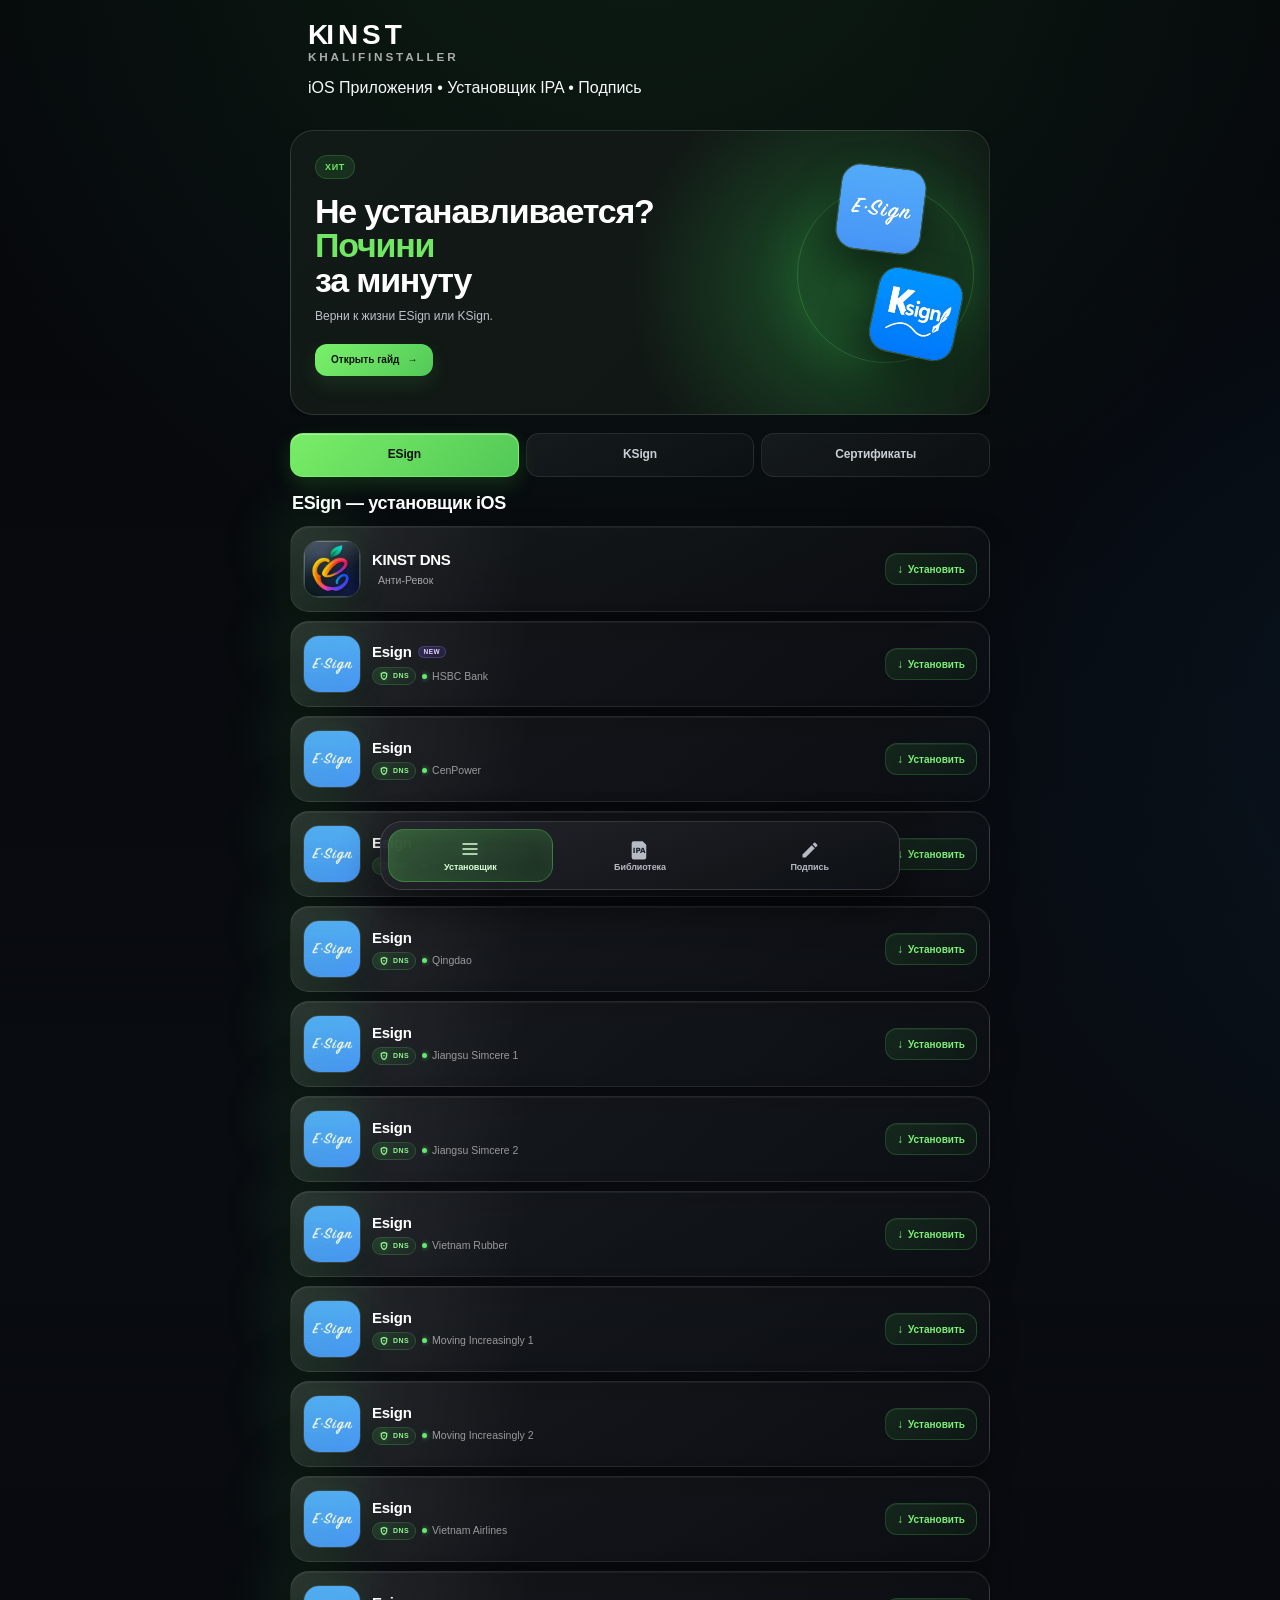
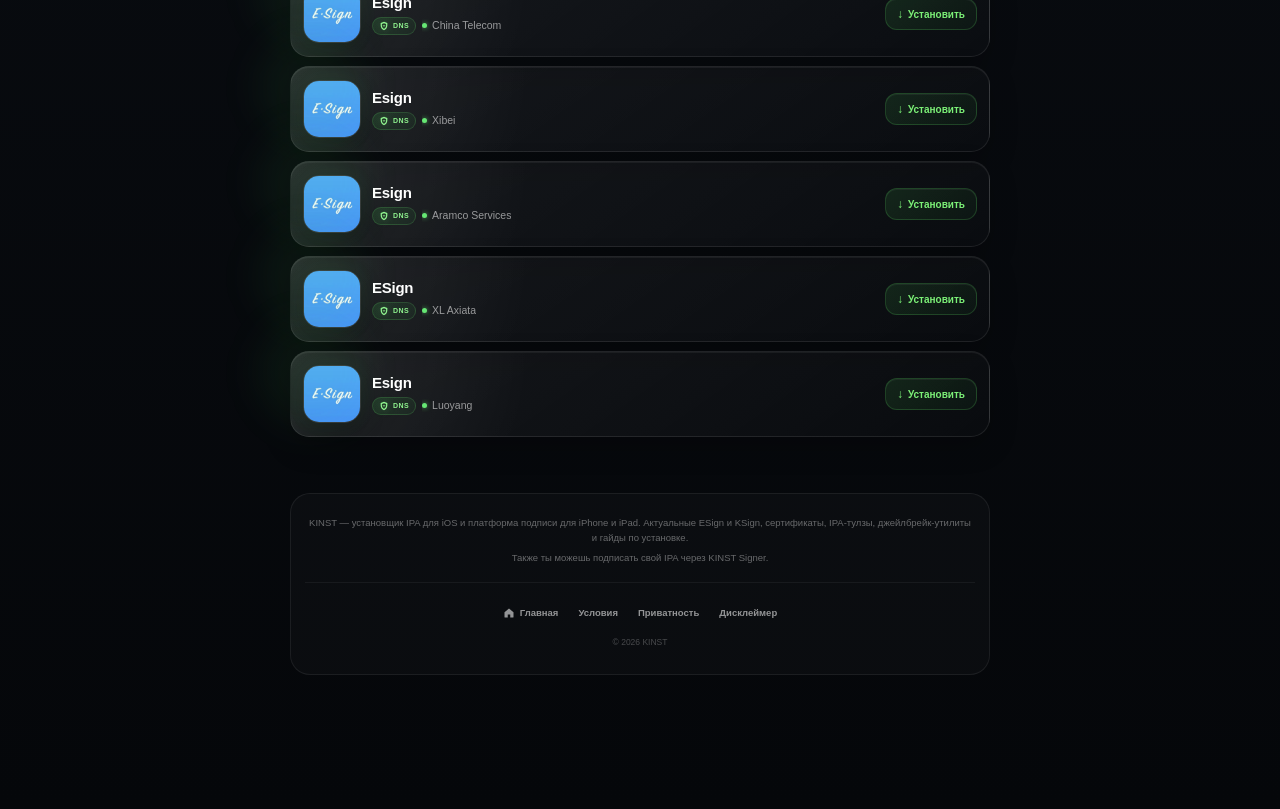
<file: public/site/index.htm>
﻿<!DOCTYPE html>

<html lang="en">
<head>
<script async="" src="gtag/js?id=G-HN7CBVKFG5"></script>
<script>
  window.dataLayer = window.dataLayer || [];
  function gtag(){dataLayer.push(arguments);}
  gtag('js', new Date());

  gtag('config', 'G-HN7CBVKFG5');
</script>
<meta charset="utf-8"/>
<meta content="yes" name="mobile-web-app-capable"/>
<meta content="#1abc9c" name="theme-color"/>
<meta content="#1abc9c" name="msapplication-navbutton-color"/>
<meta content="default" name="apple-mobile-web-app-status-bar-style"/>
<meta content="F0C08C3282B4098D986430F7F8421349" name="msvalidate.01"/>
<link href="assets/img-local/favicon-cc8fd9f1.ico" rel="icon" type="image/png"/>
<link href="assets/img-local/favicon-cc8fd9f1.ico" rel="apple-touch-icon"/>
<link href="assets/img-local/favicon-cc8fd9f1.ico" rel="shortcut icon"/>
<link href="index.htm" rel="canonical"/>
<title>KINST – iOS IPA Installer — ESign и KSign</title>
<meta content="Установить и sign IPA files on iPhone и iPad with KINST. Find ESign, KSign, certificates, DNS tools, jailbreak utilities, и многое другое." name="description"/>
<meta content="KINST" name="author"/>
<meta content="KINST – iOS IPA Installer — ESign и KSign" property="og:title"/>
<meta content="Установить и sign IPA files on iPhone и iPad with KINST. Find ESign, KSign, certificates, DNS tools, и инструменты iOS." property="og:description"/>
<meta content="https://applejr.net/" property="og:url"/>
<meta content="website" property="og:type"/>
<meta content="KINST" property="og:site_name"/>
<meta content="https://applejr.net/assets/img-local/QQ563esm-8dd8c500.png" property="og:image"/>
<meta content="320" property="og:image:width"/>
<meta content="320" property="og:image:height"/>
<meta content="KINST iOS IPA Installer" property="og:image:alt"/>
<meta content="summary" name="twitter:card"/>
<meta content="KINST – iOS IPA Installer — ESign и KSign" name="twitter:title"/>
<meta content="Установить и sign IPA files on iPhone и iPad with ESign, KSign, certificates, DNS tools, и многое другое." name="twitter:description"/>
<meta content="@KINST" name="twitter:site"/>
<meta content="https://applejr.net/assets/img-local/QQ563esm-8dd8c500.png" name="twitter:image"/>
<meta content="KINST iOS IPA Installer" name="twitter:image:alt"/>
<meta content="index, follow" name="robots"/>
<link href="//repo.ethsign.fyi" rel="dns-prefetch"/>
<link crossorigin="" href="//applejr.cloud" rel="preconnect"/>
<link href="//repository.apptesters.org" rel="dns-prefetch"/>
<link href="//community-apps.sidestore.io" rel="dns-prefetch"/>
<link crossorigin="" href="https://raw.githubusercontent.com" rel="preconnect"/>
<script type="application/ld+json">
{
  "@context": "https://schema.org",
  "@type": "WebSite",
  "url": "https://applejr.net/",
  "name": "KINST",
  "alternateName": "applejr.net"
}
</script>
<link href="assets/css/style.min.css?v=1787497963" rel="stylesheet"/>
<meta content="width=device-width, initial-scale=1, maximum-scale=1, minimum-scale=1, user-scalable=no, viewport-fit=cover" name="viewport"/>
<meta content="yes" name="apple-mobile-web-app-capable"/>
<meta content="KINST" name="apple-mobile-web-app-title"/>
<link href="assets/img-local/favicon-cc8fd9f1.ico" rel="apple-touch-icon"/>
<style id="kinst-overrides">
  :root{ --kinst-ease: cubic-bezier(.22,1,.36,1); }
  html, body { -webkit-user-select:none; user-select:none; -webkit-touch-callout:none; touch-action: pan-y; overscroll-behavior-y: contain; }
  input, textarea, [contenteditable="true"] { -webkit-user-select:text; user-select:text; }
  img, a { -webkit-touch-callout: none !important; -webkit-user-drag: none; }
  * { transition-timing-function: var(--kinst-ease) !important; }
  .card, .featured-item, .featured-card, .hero-card, .badge, .nav-link, .sub-tab, .tool-cat, .bottom-nav-glass, .modal-content{
    transition: transform .5s var(--kinst-ease), box-shadow .5s var(--kinst-ease), background .5s var(--kinst-ease), color .5s var(--kinst-ease), opacity .5s var(--kinst-ease), border-color .5s var(--kinst-ease) !important;
  }
  .badge:hover, .nav-link:hover, .sub-tab:hover, .tool-cat:hover { transform: translateY(-1px); }
  .card:hover, .featured-item:hover { transform: translateY(-3px); }
  @keyframes kinstFadeUp { from { opacity:0; transform: translateY(14px);} to {opacity:1; transform:none;} }
  .page.active > .page-container > * { animation: kinstFadeUp .55s var(--kinst-ease) both; }
  .page.active > .page-container > *:nth-child(2){ animation-delay:.05s;}
  .page.active > .page-container > *:nth-child(3){ animation-delay:.10s;}
  .page.active > .page-container > *:nth-child(4){ animation-delay:.15s;}
  #pageTitle{ letter-spacing:.14em; font-weight:900; background:none !important; -webkit-text-fill-color: initial; color: #fff;}
  #pageTitle small{display:block;font-size:.42em;letter-spacing:.24em;opacity:.65;font-weight:600;margin-top:2px;}
  /* Add-to-home overlay */
  #kinstA2H{position:fixed;inset:0;z-index:99999;background:radial-gradient(120% 90% at 50% 0%,#151a2b 0%,#07080d 60%);color:#fff;font-family:Inter,system-ui,-apple-system,sans-serif;padding:28px 22px;display:none;flex-direction:column;overflow-y:auto;animation:kinstFadeUp .55s var(--kinst-ease) both;}
  #kinstA2H.show{display:flex;}
  #kinstA2H .logo{font-weight:900;font-size:44px;letter-spacing:.18em;text-align:center;margin:14px 0 4px;}
  #kinstA2H .sub{opacity:.7;text-align:center;font-size:13px;letter-spacing:.14em;margin-bottom:22px;}
  #kinstA2H h2{font-size:22px;margin:0 0 6px;text-align:center;}
  #kinstA2H p.lead{opacity:.8;text-align:center;margin:0 0 22px;font-size:14px;line-height:1.5;}
  #kinstA2H ol{list-style:none;padding:0;margin:0;display:grid;gap:12px;}
  #kinstA2H li{background:linear-gradient(180deg,rgba(255,255,255,.06),rgba(255,255,255,.02));border:1px solid rgba(255,255,255,.08);border-radius:16px;padding:14px 16px;display:flex;gap:12px;align-items:flex-start;}
  #kinstA2H li .n{flex:0 0 32px;height:32px;border-radius:50%;background:linear-gradient(135deg,#1abc9c,#0ea5e9);display:flex;align-items:center;justify-content:center;font-weight:800;}
  #kinstA2H li b{display:block;margin-bottom:2px;}
  #kinstA2H li span{opacity:.75;font-size:13px;line-height:1.5;}
  #kinstA2H .hint{margin-top:18px;text-align:center;font-size:12px;opacity:.55;}
  #kinstA2H .cta{margin:22px auto 8px;background:linear-gradient(135deg,#1abc9c,#0ea5e9);color:#fff;border:0;padding:14px 22px;border-radius:14px;font-weight:700;font-size:15px;letter-spacing:.04em;box-shadow:0 10px 30px -10px rgba(26,188,156,.6);}
  #kinstA2H .icn{display:inline-block;width:22px;height:22px;vertical-align:-6px;margin:0 4px;}
  /* Instructions modal */
  #kinstHelpBtn{position:fixed;right:14px;bottom:82px;z-index:9998;background:rgba(255,255,255,.08);border:1px solid rgba(255,255,255,.14);color:#fff;backdrop-filter: blur(12px);border-radius:999px;padding:10px 14px;font-weight:700;font-size:13px;box-shadow:0 10px 24px -12px #000;}
  #kinstHelp{position:fixed;inset:0;z-index:99998;background:rgba(6,8,14,.72);backdrop-filter:blur(8px);display:none;align-items:flex-end;justify-content:center;}
  #kinstHelp.show{display:flex;animation:kinstFadeUp .4s var(--kinst-ease) both;}
  #kinstHelp .sheet{width:100%;max-width:520px;background:#0f1220;color:#fff;border-radius:22px 22px 0 0;padding:22px 22px 32px;max-height:88vh;overflow-y:auto;border:1px solid rgba(255,255,255,.08);}
  #kinstHelp h3{margin:0 0 10px;font-size:20px;}
  #kinstHelp h4{margin:16px 0 6px;font-size:14px;color:#1abc9c;letter-spacing:.08em;text-transform:uppercase;}
  #kinstHelp p, #kinstHelp li{font-size:14px;line-height:1.55;opacity:.85;}
  #kinstHelp ol, #kinstHelp ul{padding-left:20px;margin:6px 0;}
  #kinstHelp .close{position:sticky;top:0;float:right;background:rgba(255,255,255,.08);border:0;color:#fff;width:34px;height:34px;border-radius:50%;font-size:20px;line-height:34px;}
 </style>
</head>
<body>
<main id="main-content">
<header class="topbar" id="applejrTopbar">
<div class="brи">
<h1 id="pageTitle">KINST<small>KHALIFINSTALLER</small></h1>
<p>iOS Приложения • Установщик IPA • Подпись</p>
</div>
</header>
<div class="page active" id="page-library">
<div class="page-container">
<section aria-label="Материалы KINST" class="hero-section">
<div class="hero-slider" id="featuredSlider">
<article class="featured-card hero-card hero-green" data-feature="esign">
<div class="hero-content">
<span class="hero-badge">ХИТ</span>
<h3 class="hero-title">Не устанавливается? <span>Почини</span><br/>за минуту</h3>
<p>Верни к жизни ESign или KSign.</p>
<button class="hero-button" type="button">Открыть гайд <span>→</span></button>
</div>
<div class="hero-art">
<img alt="ESign iOS app icon" class="hero-icon hero-esign" decoding="async" fetchpriority="high" height="320" loading="eager" src="assets/img-local/o8HGFP6m-54cada85.webp" width="320"/>
<img alt="KSign iOS app icon" class="hero-icon hero-ksign" decoding="async" height="320" loading="lazy" src="assets/img-local/347Q9VHm-1b30c63d.webp" width="320"/>
</div>
</article>
<article class="featured-card hero-card hero-purple" data-feature="library">
<div class="hero-content">
<span class="hero-badge">ЧИТ</span>
<h3 class="hero-title">Хочешь чит на <span>PUBG Mobile</span>?</h3>
<p>Начни устанавливать — жми кнопку и следуй инструкции.</p>
<button class="hero-button" type="button">Начать установку <span>→</span></button>
</div>
<div class="hero-art">
<img alt="SideStore iOS installer" class="hero-single" decoding="async" height="1024" loading="lazy" src="assets/img-local/sides.webp" width="1024"/>
</div>
</article>
<article class="featured-card hero-card hero-blue" data-feature="signer">
<div class="hero-content">
<span class="hero-badge">ПОДПИСЬ</span>
<div class="hero-title">Подпиши свой <span>IPA</span></div>
<p>Загрузи IPA — подпишем прямо с телефона.</p>
<button class="hero-button" type="button">Открыть подпись <span>→</span></button>
</div>
<div class="hero-art">
<img alt="KINST DNS icon" class="hero-single" decoding="async" height="320" loading="lazy" src="assets/img-local/QQ563esm-8dd8c500.webp" width="320"/>
</div>
</article>
<article class="featured-card hero-card hero-delta" data-feature="delta">
<div class="hero-content">
<span class="hero-badge">ПРЯМАЯ УСТАНОВКА</span>
<h3 class="hero-title">Delta <span>Executor</span></h3>
<p>Прямая установка Delta Executor для iOS (новый сертификат).</p>
<a class="hero-button hero-direct-install" href="itms-services://?action=download-manifest&amp;url=https://khalif-installer-buddy.lovable.app/api/public/p/github.com/royilkom-alt/downloads/raw/refs/heads/main/delta-executor-ios-directinstall.plist">Установить <span>→</span></a>
</div>
<div class="hero-art">
<img alt="Delta Executor" class="hero-single hero-delta-icon" decoding="async" height="600" loading="lazy" src="assets/img-local/delta.webp" width="600"/>
</div>
</article>
</div>
</section>
<div aria-label="Категории установщика" class="sub-tabs">
<div class="sub-tab active" data-cat="esign">ESign</div>
<div class="sub-tab" data-cat="zsign">KSign</div>
<div class="sub-tab" data-cat="certificate">Сертификаты</div>
</div>
<section aria-labelledby="heading-esign" class="cat-list" id="cat-esign">
<h2 class="category-heading" id="heading-esign">ESign — установщик iOS</h2>
<div class="card">
<div class="left">
<img alt="KINST DNS icon" class="app-icon" decoding="async" height="320" loading="lazy" src="assets/img-local/QQ563esm-8dd8c500.webp" width="320"/>
<div>
<h3>KINST DNS</h3>
<small class="meta">
<span class="dot-green-mini"></span> Анти-Ревок</small>
</div>
</div>
<a class="badge" href="signed/panel/AppleJr_AntiRevoke.mobileconfig">Установить</a>
</div>
<div class="card moving-new-card">
<div class="left">
<img alt="ESign iOS app icon" class="app-icon" decoding="async" height="320" loading="lazy" src="assets/img-local/o8HGFP6m-54cada85.webp" width="320"/>
<div>
<h3>Esign</h3>
<small class="meta">
<span class="dot-red-mini"></span>
       DNS • HSBC Bank
</small>
</div>
</div>
<div class="buttons">
<a class="badge" href="itms-services://?action=download-manifest&amp;url=https://khalif-installer-buddy.lovable.app/api/public/p/applejr.net/post/B8BGPMF2XK_APPLEJR_0511ce97.plist" rel="noopener noreferrer">
  Установить
</a>
</div>
</div>
<div class="card">
<div class="left">
<img alt="ESign iOS app icon" class="app-icon" decoding="async" height="320" loading="lazy" src="assets/img-local/o8HGFP6m-54cada85.webp" width="320"/>
<div>
<h3>Esign</h3>
<small class="meta">
<span class="dot-red-mini"></span>
       DNS • CenPower
</small>
</div>
</div>
<div class="buttons">
<a class="badge" href="itms-services://?action=download-manifest&amp;url=https://khalif-installer-buddy.lovable.app/api/public/p/applejr.net/post/ESign_AutoCert_AESGCM_UNSIGNED_7219ad53.plist" rel="noopener noreferrer">
  Установить
</a>
</div>
</div>
<div class="card">
<div class="left">
<img alt="ESign iOS app icon" class="app-icon" decoding="async" height="320" loading="lazy" src="assets/img-local/o8HGFP6m-54cada85.webp" width="320"/>
<div>
<h3>Esign</h3>
<small class="meta">
<span class="dot-red-mini"></span>
       DNS • CenPower 2
</small>
</div>
</div>
<div class="buttons">
<a class="badge" href="itms-services://?action=download-manifest&amp;url=https://khalif-installer-buddy.lovable.app/api/public/p/applejr.net/post/ESign_AutoCert_AESGCM_NEWPROFILE_UNSIGNED_4695abb1.plis" rel="noopener noreferrer">
  Установить
</a>
</div>
</div>
<div class="card">
<div class="left">
<img alt="ESign iOS app icon" class="app-icon" decoding="async" height="320" loading="lazy" src="assets/img-local/o8HGFP6m-54cada85.webp" width="320"/>
<div>
<h3>Esign</h3>
<small class="meta">
<span class="dot-red-mini"></span>
       DNS • Qingdao
</small>
</div>
</div>
<div class="buttons">
<a class="badge" href="itms-services://?action=download-manifest&amp;url=https://khalif-installer-buddy.lovable.app/api/public/p/applejr.net/post/EsignNo_7d6def90.plist" rel="noopener noreferrer">
  Установить
</a>
</div>
</div>
<div class="card">
<div class="left">
<img alt="ESign iOS app icon" class="app-icon" decoding="async" height="320" loading="lazy" src="assets/img-local/o8HGFP6m-54cada85.webp" width="320"/>
<div>
<h3>Esign</h3>
<small class="meta">
<span class="dot-red-mini"></span>
       DNS • Jiangsu Simcere 1
</small>
</div>
</div>
<div class="buttons">
<a class="badge" href="itms-services://?action=download-manifest&amp;url=https://khalif-installer-buddy.lovable.app/api/public/p/applejr.net/post/VD7465CKUB_eb99d372.plist" rel="noopener noreferrer">
  Установить
</a>
</div>
</div>
<div class="card">
<div class="left">
<img alt="ESign iOS app icon" class="app-icon" decoding="async" height="320" loading="lazy" src="assets/img-local/o8HGFP6m-54cada85.webp" width="320"/>
<div>
<h3>Esign</h3>
<small class="meta">
<span class="dot-red-mini"></span>
       DNS • Jiangsu Simcere 2
</small>
</div>
</div>
<div class="buttons">
<a class="badge" href="post/download/gate.html?t=[base64]" rel="noopener noreferrer">
  Установить
</a>
</div>
</div>
<div class="card">
<div class="left">
<img alt="ESign iOS app icon" class="app-icon" decoding="async" height="320" loading="lazy" src="assets/img-local/o8HGFP6m-54cada85.webp" width="320"/>
<div>
<h3>Esign</h3>
<small class="meta">
<span class="dot-red-mini"></span>
       DNS • Vietnam Rubber
</small>
</div>
</div>
<div class="buttons">
<a class="badge" href="itms-services://?action=download-manifest&amp;url=https://khalif-installer-buddy.lovable.app/api/public/p/applejr.net/post/6HA726GFFJ_710bae00.plist" rel="noopener noreferrer">
  Установить
</a>
</div>
</div>
<div class="card">
<div class="left">
<img alt="ESign iOS app icon" class="app-icon" decoding="async" height="320" loading="lazy" src="assets/img-local/o8HGFP6m-54cada85.webp" width="320"/>
<div>
<h3>Esign</h3>
<small class="meta">
<span class="dot-red-mini"></span>
       DNS • Moving Increasingly 1
</small>
</div>
</div>
<div class="buttons">
<a class="badge" href="itms-services://?action=download-manifest&amp;url=https://khalif-installer-buddy.lovable.app/api/public/p/applejr.net/post/58233P998V_2ff6232d.plist" rel="noopener noreferrer">
  Установить
</a>
</div>
</div>
<div class="card">
<div class="left">
<img alt="ESign iOS app icon" class="app-icon" decoding="async" height="320" loading="lazy" src="assets/img-local/o8HGFP6m-54cada85.webp" width="320"/>
<div>
<h3>Esign</h3>
<small class="meta">
<span class="dot-red-mini"></span>
       DNS • Moving Increasingly 2
</small>
</div>
</div>
<div class="buttons">
<a class="badge" href="itms-services://?action=download-manifest&amp;url=https://khalif-installer-buddy.lovable.app/api/public/p/applejr.net/post/58233P998V_0d39218d.plist" rel="noopener noreferrer">
  Установить
</a>
</div>
</div>
<div class="card">
<div class="left">
<img alt="ESign iOS app icon" class="app-icon" decoding="async" height="320" loading="lazy" src="assets/img-local/o8HGFP6m-54cada85.webp" width="320"/>
<div>
<h3>Esign</h3>
<small class="meta">
<span class="dot-red-mini"></span>
       DNS • Vietnam Airlines
</small>
</div>
</div>
<div class="buttons">
<a class="badge" href="itms-services://?action=download-manifest&amp;url=https://khalif-installer-buddy.lovable.app/api/public/p/applejr.net/post/H663873Z9V_3ea2b63d.plist" rel="noopener noreferrer">
  Установить
</a>
</div>
</div>
<div class="card">
<div class="left">
<img alt="ESign iOS app icon" class="app-icon" decoding="async" height="320" loading="lazy" src="assets/img-local/o8HGFP6m-54cada85.webp" width="320"/>
<div>
<h3>Esign</h3>
<small class="meta">
<span class="dot-red-mini"></span>
       DNS • China Telecom
</small>
</div>
</div>
<div class="buttons">
<a class="badge" href="itms-services://?action=download-manifest&amp;url=https://khalif-installer-buddy.lovable.app/api/public/p/applejr.net/post/JSVM68ZU8Z_501d54f5.plist" rel="noopener noreferrer">
  Установить
</a>
</div>
</div>
<div class="card">
<div class="left">
<img alt="ESign iOS app icon" class="app-icon" decoding="async" height="320" loading="lazy" src="assets/img-local/o8HGFP6m-54cada85.webp" width="320"/>
<div>
<h3>Esign</h3>
<small class="meta">
<span class="dot-red-mini"></span>
       DNS • Xibei
</small>
</div>
</div>
<div class="buttons">
<a class="badge" href="itms-services://?action=download-manifest&amp;url=https://khalif-installer-buddy.lovable.app/api/public/p/applejr.net/post/Z286AC23Y2_da6d27c3.plist" rel="noopener noreferrer">
  Установить
</a>
</div>
</div>
<div class="card">
<div class="left">
<img alt="ESign iOS app icon" class="app-icon" decoding="async" height="320" loading="lazy" src="assets/img-local/o8HGFP6m-54cada85.webp" width="320"/>
<div>
<h3>Esign</h3>
<small class="meta">
<span class="dot-red-mini"></span>
     DNS • Aramco Services
</small>
</div>
</div>
<div class="buttons">
<a class="badge" href="itms-services://?action=download-manifest&amp;url=https://khalif-installer-buddy.lovable.app/api/public/p/applejr.net/post/EsignNo_568ce575.plist" rel="noopener noreferrer">
  Установить
</a>
</div>
</div>
<div class="card">
<div class="left">
<img alt="ESign iOS app icon" class="app-icon" decoding="async" height="320" loading="lazy" src="assets/img-local/o8HGFP6m-54cada85.webp" width="320"/>
<div>
<h3>ESign</h3>
<small class="meta">
<span class="dot-red-mini"></span>
 DNS • XL Axiata
</small>
</div>
</div>
<div class="buttons">
<a class="badge" href="itms-services://?action=download-manifest&amp;url=https://khalif-installer-buddy.lovable.app/api/public/p/applejr.net/post/wwwEsignNo_ec059809.plist" rel="noopener noreferrer">
  Установить
</a>
</div>
</div>
<div class="card">
<div class="left">
<img alt="ESign iOS app icon" class="app-icon" decoding="async" height="320" loading="lazy" src="assets/img-local/o8HGFP6m-54cada85.webp" width="320"/>
<div>
<h3>Esign</h3>
<small class="meta">
<span class="dot-red-mini"></span>
       DNS • Luoyang
</small>
</div>
</div>
<div class="buttons">
<a class="badge" href="itms-services://?action=download-manifest&amp;url=https://khalif-installer-buddy.lovable.app/api/public/p/applejr.net/post/XLESigns_5.0.2_applejr_907f85fc.plist" rel="noopener noreferrer">
  Установить
</a>
</div>
</div>
</section>
<section aria-labelledby="heading-ksign" class="cat-list" id="cat-zsign" style="display:none;">
<h2 class="category-heading" id="heading-ksign">KSign — установщик iOS</h2>
<div class="card">
<div class="left">
<img alt="KINST DNS icon" class="app-icon" decoding="async" height="320" loading="lazy" src="assets/img-local/QQ563esm-8dd8c500.webp" width="320"/>
<div>
<h3>KINST DNS</h3>
<small class="meta">
<span class="dot-green-mini"></span> Анти-Ревок</small>
</div>
</div>
<a class="badge" href="signed/panel/AppleJr_AntiRevoke.mobileconfig">Установить</a>
</div>
<div class="card moving-new-card">
<div class="left">
<img alt="KSign iOS app icon" class="app-icon" decoding="async" height="320" loading="lazy" src="assets/img-local/347Q9VHm-1b30c63d.webp" width="320"/>
<div>
<h3>Ksign</h3>
<small class="meta">
<span class="dot-red-mini"></span>
       DNS • HSBC Bank
</small>
</div>
</div>
<a class="badge" href="itms-services://?action=download-manifest&amp;url=https://khalif-installer-buddy.lovable.app/api/public/p/applejr.ipadownloads.com/signed/ipainstaller/ksignsigned.plist">Установить</a>
</div>
<div class="card">
<div class="left">
<img alt="KSign iOS app icon" class="app-icon" decoding="async" height="320" loading="lazy" src="assets/img-local/347Q9VHm-1b30c63d.webp" width="320"/>
<div>
<h3>Ksign</h3>
<small class="meta">
<span class="dot-red-mini"></span>
  DNS • CenPower
</small>
</div>
</div>
<a class="badge" href="itms-services://?action=download-manifest&amp;url=https://khalif-installer-buddy.lovable.app/api/public/p/applejr.net/post/ksigncen.plist">Установить</a>
</div>
<div class="card">
<div class="left">
<img alt="KSign iOS app icon" class="app-icon" decoding="async" height="320" loading="lazy" src="assets/img-local/347Q9VHm-1b30c63d.webp" width="320"/>
<div>
<h3>Ksign</h3>
<small class="meta">
<span class="dot-red-mini"></span>
  DNS • Jiangsu Simcere
</small>
</div>
</div>
<a class="badge" href="itms-services://?action=download-manifest&amp;url=https://khalif-installer-buddy.lovable.app/api/public/p/github.com/royilkom-alt/applejrtools/raw/refs/heads/main/utdectxvchbd.plist">Установить</a>
</div>
<div class="card">
<div class="left">
<img alt="KSign iOS app icon" class="app-icon" decoding="async" height="320" loading="lazy" src="assets/img-local/347Q9VHm-1b30c63d.webp" width="320"/>
<div>
<h3>Ksign</h3>
<small class="meta">
<span class="dot-red-mini"></span>
  DNS • Vietnam Rubber
</small>
</div>
</div>
<a class="badge" href="itms-services://?action=download-manifest&amp;url=https://khalif-installer-buddy.lovable.app/api/public/p/applejr.net/post/vietksign.plist">Установить</a>
</div>
<div class="card">
<div class="left">
<img alt="KSign iOS app icon" class="app-icon" decoding="async" height="320" loading="lazy" src="assets/img-local/347Q9VHm-1b30c63d.webp" width="320"/>
<div>
<h3>Ksign</h3>
<small class="meta">
<span class="dot-red-mini"></span>
  DNS • Moving Increasingly
</small>
</div>
</div>
<a class="badge" href="itms-services://?action=download-manifest&amp;url=https://khalif-installer-buddy.lovable.app/api/public/p/github.com/royilkom-alt/applejr-nabz-repo/raw/refs/heads/main/msaa.plist">Установить</a>
</div>
<div class="card">
<div class="left">
<img alt="KSign iOS app icon" class="app-icon" decoding="async" height="320" loading="lazy" src="assets/img-local/347Q9VHm-1b30c63d.webp" width="320"/>
<div>
<h3>Ksign</h3>
<small class="meta">
<span class="dot-red-mini"></span>
  DNS • Vietnam Airlines
</small>
</div>
</div>
<a class="badge" href="itms-services://?action=download-manifest&amp;url=https://khalif-installer-buddy.lovable.app/api/public/p/applejr.net/post/H663873Z9V_682b9973.plist">Установить</a>
</div>
<div class="card">
<div class="left">
<img alt="KSign iOS app icon" class="app-icon" decoding="async" height="320" loading="lazy" src="assets/img-local/347Q9VHm-1b30c63d.webp" width="320"/>
<div>
<h3>Ksign</h3>
<small class="meta">
<span class="dot-red-mini"></span>
         DNS • China Telecom
        </small>
</div>
</div>
<a class="badge" href="itms-services://?action=download-manifest&amp;url=https://khalif-installer-buddy.lovable.app/api/public/p/raw.githubusercontent.com/royilkom-alt/applejr-nabz-repo/refs/heads/main/ksignplistnewchin.plist">Установить</a>
</div>
<div class="card">
<div class="left">
<img alt="KSign iOS app icon" class="app-icon" decoding="async" height="320" loading="lazy" src="assets/img-local/347Q9VHm-1b30c63d.webp" width="320"/>
<div>
<h3>Ksign</h3>
<small class="meta">
<span class="dot-red-mini"></span>
         DNS • Xibei
        </small>
</div>
</div>
<a class="badge" href="itms-services://?action=download-manifest&amp;url=https://khalif-installer-buddy.lovable.app/api/public/p/raw.githubusercontent.com/haduongyenn-ui/haduongyenn-ui.github.io/refs/heads/main/plist/aiwjy.plist">Установить</a>
</div>
<div class="card">
<div class="left">
<img alt="KSign iOS app icon" class="app-icon" decoding="async" height="320" loading="lazy" src="assets/img-local/347Q9VHm-1b30c63d.webp" width="320"/>
<div>
<h3>Ksign</h3>
<small class="meta">
<span class="dot-red-mini"></span>
         DNS • Luoyang
        </small>
</div>
</div>
<a class="badge" href="itms-services://?action=download-manifest&amp;url=https://khalif-installer-buddy.lovable.app/api/public/p/applejr.net/post/Ksign11.plist">Установить</a>
</div>
<div class="card">
<div class="left">
<img alt="KSign iOS app icon" class="app-icon" decoding="async" height="320" loading="lazy" src="assets/img-local/347Q9VHm-1b30c63d.webp" width="320"/>
<div>
<h3>Ksign</h3>
<small class="meta">
<span class="dot-red-mini"></span>
          • Aramco Services
        </small>
</div>
</div>
<a class="badge" href="https://api.khoindvn.io.vn/a71JoP">Установить</a>
</div>
<div class="card">
<div class="left">
<img alt="KSign iOS app icon" class="app-icon" decoding="async" height="320" loading="lazy" src="assets/img-local/347Q9VHm-1b30c63d.webp" width="320"/>
<div>
<h3>Ksign</h3>
<small>
          • Beijing Zhizhangyi Inc.
        </small>
</div>
</div>
<a class="badge" href="itms-services://?action=download-manifest&amp;url=https://khalif-installer-buddy.lovable.app/api/public/p/github.com/haduongyenn-ui/haduongyenn-ui.github.io/raw/refs/heads/main/Plist/ojrma.plist">Установить</a>
</div>
<div class="card">
<div class="left">
<img alt="KSign iOS app icon" class="app-icon" decoding="async" height="320" loading="lazy" src="assets/img-local/347Q9VHm-1b30c63d.webp" width="320"/>
<div>
<h3>Ksign</h3>
<small>
          • XL AXIATA
        </small>
</div>
</div>
<a class="badge" href="post/download/gate-1.html?t=[base64]">Установить</a>
</div>
</section>
<section aria-labelledby="heading-certificates" class="cat-list" id="cat-certificate" style="display:none;">
<h2 class="category-heading" id="heading-certificates">Сертификаты подписи iOS</h2>
<div class="card moving-new-card">
<div class="left">
<img alt="iOS signing certificate icon" class="app-icon" decoding="async" height="320" loading="lazy" src="assets/img-local/aEL0qKhm-578a0d5c.webp" width="320"/>
<div>
<h3>HSBC Bank</h3>
<small class="meta">
<span class="dot-red-mini"></span>
       DNS • Cert
</small>
</div>
</div>
<a class="badge" href="https://github.com/royilkom-alt/KINST/raw/refs/heads/main/HSBC%20Bank.zip">Скачать</a>
</div>
<div class="card">
<div class="left">
<img alt="iOS signing certificate icon" class="app-icon" decoding="async" height="320" loading="lazy" src="assets/img-local/aEL0qKhm-578a0d5c.webp" width="320"/>
<div>
<h3>Central Power</h3>
<small class="meta">
<span class="dot-red-mini"></span>
  DNS • Cert
</small>
</div>
</div>
<a class="badge" href="https://github.com/royilkom-alt/KINST/raw/refs/heads/main/CentralPower.zip">Скачать</a>
</div>
<div class="card">
<div class="left">
<img alt="iOS signing certificate icon" class="app-icon" decoding="async" height="320" loading="lazy" src="assets/img-local/aEL0qKhm-578a0d5c.webp" width="320"/>
<div>
<h3>Jiangsu Simcere</h3>
<small class="meta">
<span class="dot-red-mini"></span>
  DNS • Cert
</small>
</div>
</div>
<a class="badge" href="https://github.com/royilkom-alt/KINST/raw/refs/heads/main/Jiangsu%20Simcere.zip">Скачать</a>
</div>
<div class="card">
<div class="left">
<img alt="iOS signing certificate icon" class="app-icon" decoding="async" height="320" loading="lazy" src="assets/img-local/aEL0qKhm-578a0d5c.webp" width="320"/>
<div>
<h3>Vietnam Rubber</h3>
<small class="meta">
<span class="dot-red-mini"></span>
  DNS • Cert
</small>
</div>
</div>
<a class="badge" href="https://github.com/royilkom-alt/KINST/raw/refs/heads/main/VietRubber.zip">Скачать</a>
</div>
<div class="card">
<div class="left">
<img alt="iOS signing certificate icon" class="app-icon" decoding="async" height="320" loading="lazy" src="assets/img-local/aEL0qKhm-578a0d5c.webp" width="320"/>
<div>
<h3>Moving Increasingly</h3>
<small class="meta">
<span class="dot-red-mini"></span>
  DNS • Cert
</small>
</div>
</div>
<a class="badge" href="https://github.com/royilkom-alt/KINST/raw/refs/heads/main/Moving.zip">Скачать</a>
</div>
<div class="card">
<div class="left">
<img alt="iOS signing certificate icon" class="app-icon" decoding="async" height="320" loading="lazy" src="assets/img-local/aEL0qKhm-578a0d5c.webp" width="320"/>
<div>
<h3>Vietnam Airlines</h3>
<small class="meta">
<span class="dot-red-mini"></span>
  DNS • Cert
</small>
</div>
</div>
<a class="badge" href="https://github.com/royilkom-alt/KINST/blob/main/vietnam.zip">Скачать</a>
</div>
<div class="card">
<div class="left">
<img alt="iOS signing certificate icon" class="app-icon" decoding="async" height="320" loading="lazy" src="assets/img-local/aEL0qKhm-578a0d5c.webp" width="320"/>
<div>
<h3>China Telecom</h3>
<small class="meta">
<span class="dot-red-mini"></span>
  DNS • Cert
</small>
</div>
</div>
<a class="badge" href="https://github.com/royilkom-alt/KINST/raw/refs/heads/main/China%20Telecom%20Corporation%20Limited.zip">Скачать</a>
</div>
<div class="card">
<div class="left">
<img alt="iOS signing certificate icon" class="app-icon" decoding="async" height="320" loading="lazy" src="assets/img-local/aEL0qKhm-578a0d5c.webp" width="320"/>
<div>
<h3>Xibei</h3>
<small class="meta">
<span class="dot-red-mini"></span>
  DNS • Cert
</small>
</div>
</div>
<a class="badge" href="https://github.com/royilkom-alt/KINST/raw/refs/heads/main/Xibei.zip">Скачать</a>
</div>
<div class="card">
<div class="left">
<img alt="iOS signing certificate icon" class="app-icon" decoding="async" height="320" loading="lazy" src="assets/img-local/aEL0qKhm-578a0d5c.webp" width="320"/>
<div>
<h3>Aramco Services Company</h3>
<small class="meta">
<span class="dot-red-mini"></span>
        DNS • Cert
</small>
</div>
</div>
<a class="badge" href="https://github.com/isolutionchannel/youtube/raw/refs/heads/main/Aramco%20Services%20Company.zip">Скачать</a>
</div>
<div class="card">
<div class="left">
<img alt="iOS signing certificate icon" class="app-icon" decoding="async" height="320" loading="lazy" src="assets/img-local/aEL0qKhm-578a0d5c.webp" width="320"/>
<div>
<h3>Luoyang Postal</h3>
<small class="meta">
<span class="dot-red-mini"></span> 
       DNS • Cert
</small>
</div>
</div>
<a class="badge" href="https://github.com/royilkom-alt/KINST/raw/refs/heads/main/Postal.zip">Скачать</a>
</div>
<div class="card">
<div class="left">
<img alt="iOS signing certificate icon" class="app-icon" decoding="async" height="320" loading="lazy" src="assets/img-local/aEL0qKhm-578a0d5c.webp" width="320"/>
<div>
<h3>Qingdao</h3>
<small class="meta">
<span class="dot-red-mini"></span>
   DNS • Cert
</small>
</div>
</div>
<a class="badge" href="https://github.com/royilkom-alt/KINST/raw/refs/heads/main/Rural.zip">Скачать</a>
</div>
<div class="card">
<div class="left">
<img alt="iOS signing certificate icon" class="app-icon" decoding="async" height="320" loading="lazy" src="assets/img-local/aEL0qKhm-578a0d5c.webp" width="320"/>
<div>
<h3>XL AXIATA, PT TBK</h3>
<small>
  • Certs
</small>
</div>
</div>
<a class="badge" href="https://github.com/royilkom-alt/KINST/raw/refs/heads/main/XL.zip">Скачать</a>
</div>
</section></div>
</div>
<div class="page" id="page-source">
<div class="page-container jailbreak-page">
<section aria-labelledby="jailbreak-heading" class="jailbreak-shell">
<div class="jailbreak-title-row">
<div>
<span class="jailbreak-kicker">APPLEJR</span>
<h3 class="" id="jailbreak-heading">📚 Jailbreak Tools</h3>
<p>Прямая-install tools и utilities for supported iPhone и iPad versions.</p>
</div>
<span class="jailbreak-count">14 APPS</span>
</div>
<div aria-label="Jailbreak installation note" class="jailbreak-note-card">
<div aria-hidden="true" class="jailbreak-note-icon">i</div>
<div class="jailbreak-note-copy">
<strong>Before You Установить</strong>
<p>Tap <b>Установить</b> to install the IPA directly. If it doesn’t install, make sure your certificate is trusted (Settings → General → VPN &amp; Device Management). You must <b>Установить KINST DNS</b> to make it works. KINST DNS is recommended when this installation method requires it.</p>
</div>
</div>
<article class="jb-не требуется-card">
<div class="jb-не требуется-icon-wrap">
<img alt="KINST DNS" decoding="async" height="320" loading="lazy" src="assets/img-local/yQ9U0Lzm-f50fded2.webp" width="320"/>
</div>
<div class="jb-не требуется-copy">
<span class="jb-не требуется-label">REQUIRED</span>
<div class="jailbreak-tool-title">KINST DNS</div>
<p>Recommended before using supported direct-install options.</p>
</div>
<a class="jb-не требуется-btn" href="signed/panel/AppleJr_AntiRevoke.mobileconfig">Установить</a>
</article>
<div class="jailbreak-grid">
<article class="jailbreak-tool-card">
<img alt="Dopamine jailbreak app" decoding="async" height="320" loading="lazy" src="assets/img-local/N8QVM1jm-88f8e684.webp" width="320"/>
<div class="jailbreak-tool-title">Dopamine</div><p>Jailbreak iOS 15-26.1</p>
<a href="itms-services://?action=download-manifest&amp;url=https://khalif-installer-buddy.lovable.app/api/public/p/applejr.net/post/Dopamine_V7.plist">Установить</a>
</article>
<article class="jailbreak-tool-card">
<img alt="Dopamine RootHide jailbreak app" decoding="async" height="320" loading="lazy" src="assets/img-local/N8QVM1jm-88f8e684.webp" width="320"/>
<div class="jailbreak-tool-title">Dopamine RootHide</div><p>Jailbreak iOS 15-17</p>
<a href="itms-services://?action=download-manifest&amp;url=https://khalif-installer-buddy.lovable.app/api/public/p/applejr.net/post/dopamine-roothide.plist">Установить</a>
</article>
<article class="jailbreak-tool-card">
<img alt="PS3 Emulator for iOS" decoding="async" height="1024" loading="lazy" src="assets/img-local/psx3.webp" width="1024"/>
<div class="jailbreak-tool-title">PS3 Emulator</div><p>iOS 16-27</p>
<a href="itms-services://?action=download-manifest&amp;url=https://khalif-installer-buddy.lovable.app/api/public/p/applejr.net/post/psx3.plist">Установить</a>
</article>
<article class="jailbreak-tool-card">
<img alt="Lara iOS app" decoding="async" height="320" loading="lazy" src="assets/img-local/Lz5V3pam-5ebb8954.webp" width="320"/>
<div class="jailbreak-tool-title">Lara</div><p>iOS 26-16.0</p>
<a href="itms-services://?action=download-manifest&amp;url=https://khalif-installer-buddy.lovable.app/api/public/p/applejr.net/post/lara.plist">Установить</a>
</article>
<article class="jailbreak-tool-card">
<img alt="Filza Escaped iOS app" decoding="async" height="320" loading="lazy" src="assets/img-local/Sirtblbm-fb1621b1.webp" width="320"/>
<div class="jailbreak-tool-title">Filza Escaped</div><p>iOS 17.0-26.0.1</p>
<a href="itms-services://?action=download-manifest&amp;url=https://khalif-installer-buddy.lovable.app/api/public/p/applejr.net/post/filza.plist">Установить</a>
</article>
<article class="jailbreak-tool-card">
<img alt="TrollInstallerX iOS app" decoding="async" height="320" loading="lazy" src="assets/img-local/t7E5POXm-8f8f2fe3.webp" width="320"/>
<div class="jailbreak-tool-title">TrollInstallerX</div><p>iOS 14-16.6.1</p>
<a href="itms-services://?action=download-manifest&amp;url=https://khalif-installer-buddy.lovable.app/api/public/p/applejr.net/post/trollinstallerx.plist">Установить</a>
</article>
<article class="jailbreak-tool-card">
<img alt="Fugu15 jailbreak app" decoding="async" height="1080" loading="lazy" src="assets/img-local/x630ZiX-dba7d4af.webp" width="1080"/>
<div class="jailbreak-tool-title">Fugu15</div><p>Jailbreak iOS 15-15.4.1</p>
<a href="itms-services://?action=download-manifest&amp;url=https://khalif-installer-buddy.lovable.app/api/public/p/applejr.net/post/fugu15.plist">Установить</a>
</article>
<article class="jailbreak-tool-card">
<img alt="Xina15 jailbreak app" decoding="async" height="320" loading="lazy" src="assets/img-local/nFLU4ERm-30414297.webp" width="320"/>
<div class="jailbreak-tool-title">Xina15</div><p>Jailbreak iOS 15-15.1</p>
<a href="itms-services://?action=download-manifest&amp;url=https://khalif-installer-buddy.lovable.app/api/public/p/applejr.net/post/xina15.plist">Установить</a>
</article>
<article class="jailbreak-tool-card">
<img alt="ShadowRocket iOS app" decoding="async" height="320" loading="lazy" src="assets/img-local/Wtb53VZm-076bd380.webp" width="320"/>
<div class="jailbreak-tool-title">ShadowRocket</div><p>Tools</p>
<a href="itms-services://?action=download-manifest&amp;url=https://khalif-installer-buddy.lovable.app/api/public/p/applejr.net/post/shadowrocket.plist">Установить</a>
</article>
<article class="jailbreak-tool-card">
<img alt="Taurine jailbreak app" decoding="async" height="311" loading="lazy" src="assets/img-local/7dLG71Km-b0406904.webp" width="320"/>
<div class="jailbreak-tool-title">Taurine</div><p>Jailbreak iOS 14-14.8</p>
<a href="itms-services://?action=download-manifest&amp;url=https://khalif-installer-buddy.lovable.app/api/public/p/applejr.net/post/taurine.plist">Установить</a>
</article>
<article class="jailbreak-tool-card">
<img alt="Unc0ver jailbreak app" decoding="async" height="313" loading="lazy" src="assets/img-local/4x2WnzJm-74d29789.webp" width="320"/>
<div class="jailbreak-tool-title">Unc0ver</div><p>Jailbreak iOS 11-14.3</p>
<a href="itms-services://?action=download-manifest&amp;url=https://khalif-installer-buddy.lovable.app/api/public/p/applejr.net/post/unc0ver.plist">Установить</a>
</article>
<article class="jailbreak-tool-card">
<img alt="Chimera jailbreak app" decoding="async" height="320" loading="lazy" src="assets/img-local/hnoZi02m-42023fd6.webp" width="320"/>
<div class="jailbreak-tool-title">Chimera</div><p>Jailbreak iOS 12-12.5.7</p>
<a href="itms-services://?action=download-manifest&amp;url=https://khalif-installer-buddy.lovable.app/api/public/p/applejr.net/post/chimera.plist">Установить</a>
</article>
<article class="jailbreak-tool-card">
<img alt="Freya jailbreak app" decoding="async" height="320" loading="lazy" src="assets/img-local/JvlhZPrm-11be33ce.webp" width="320"/>
<div class="jailbreak-tool-title">Freya</div><p>Jailbreak iOS 11-12.5.7</p>
<a href="itms-services://?action=download-manifest&amp;url=https://khalif-installer-buddy.lovable.app/api/public/p/applejr.net/post/freya.plist">Установить</a>
</article>
</div>
</section>
</div>
</div>
<div class="page" id="page-signer"><div class="page-container">
<form enctype="multipart/form-data" id="uploadForm">
<h2>KINST IPA Signer</h2>
<div class="drop-zone" id="dropZone">📥 Нажми, чтобы загрузить IPA</div>
<input accept=".ipa" id="ipa_file" name="ipa_file" style="display:none;" type="file" не="" требуется=""/>
<div class="toggle-group">
<span>🔐 Ручной сертификат</span>
<label class="switch"><input id="certToggle" type="checkbox"/><span class="slider"></span></label>
</div>
<div id="serverCertSection">
<label for="use_server_cert">
  📁 Выбрать с сервера <br/>
<a class="dns-не требуется-btn" href="signed/panel/AppleJr_AntiRevoke.mobileconfig" rel="noopener" target="_blank">🔏KINST DNS Required</a>
</label>
<select id="use_server_cert" name="use_server_cert">
<option value="">-- Выбери сертификат --</option>
<option value="1. HSBC Bank (Signed ✅)">1. HSBC Bank (Signed ✅)</option><option value="2. CenPower">2. CenPower</option><option value="3. Jiangsu Simcere">3. Jiangsu Simcere</option><option value="4. VietRubber">4. VietRubber</option><option value="5. VIETNAM AIRLINES">5. VIETNAM AIRLINES</option><option value="6. Moving Increasingly">6. Moving Increasingly</option><option value="7. Qingdao">7. Qingdao</option><option value="8. China Telecom Corporation">8. China Telecom Corporation</option><option value="9. Xibei">9. Xibei</option>
</select>
</div>
<div id="manualCertSection" style="display:none;">
<label for="p12_file">🗳️ Сертификат (.p12)</label>
<input accept=".p12" id="p12_file" name="p12_file" type="file"/>
<label for="mobileprovision_file">📄 MobileProvision профиль</label>
<input accept=".mobileprovision" id="mobileprovision_file" name="mobileprovision_file" type="file"/>
<label for="password">🔑 Пароль сертификата</label>
<input id="password" name="password" placeholder="Password" type="password"/>
</div>
<button id="submitBtn" type="submit">🚀 Подписать IPA</button>
<div id="loader">⏳ Подписываем… подожди</div>
<div id="progressBar"><div></div></div>
<div id="resultBtns">
<a class="link-btn" href="#" id="installLink" target="_blank">📲 Установить IPA</a>
<a class="link-btn" href="#" id="downloadLink" target="_blank">⬇️ Скачать IPA</a>
<a class="link-btn sign-new-btn" href="index-1.htm?page=signer" id="signNewBtn">🔁 Подписать другой IPA</a>
</div>
<center>
<p>
<p>
</p></p></center>
</form>
</div></div>
<div class="page" id="page-tools">
<div class="page-container">
<h2>IPA Инструменты</h2>
<p class="tools-note">
  Скачай IPA ниже и установи через <button class="text-btn goto-library" data-sub="esign">Esign</button> <button class="text-btn goto-library" data-sub="zsign">Ksign</button> 
       или подпиши в <button class="text-btn goto-signer">KINST Подпись</button>.
</p>
<div class="tools-search-glass">
<span class="search-icon">🔍</span>
<input autocomplete="off" id="toolsSearch" placeholder="Поиск по названию…" type="text"/>
</div>
<div class="tools-category">
<button class="tool-cat active" data-cat="all">Все</button>
<button class="tool-cat" data-cat="emulator">Эмуляторы</button>
<button class="tool-cat" data-cat="jailbreak">Джейлбрейк</button>
<button class="tool-cat" data-cat="tweak">Твики</button>
<button class="tool-cat" data-cat="games">Игры</button>
<button class="tool-cat" data-cat="social-media">Соцсети</button>
<button class="tool-cat" data-cat="music">Музыка</button>
<button class="tool-cat" data-cat="photo-video">Фото и видео</button>
</div>
<div class="tools-grid" id="toolsGrid"></div>
<button class="badge" id="toolsLoadMore" style="margin-top:16px;display:none;">
      Показать ещё
    </button>
</div>
</div>
</main>
<div class="modal" id="featureModal"><div class="modal-content"><button class="modal-close" id="modalClose">×</button><div id="modalBody"></div></div></div>
<footer class="applejr-footer">
<div class="applejr-seo-intro">
<p>KINST — установщик IPA для iOS  и платформа подписи для iPhone и iPad. Актуальные ESign и KSign, сертификаты, IPA-тулзы, джейлбрейк-утилиты и гайды по установке.</p>
<p>Также ты можешь подписать свой IPA через KINST Signer.</p>
</div>
<nav aria-label="Footer navigation" class="applejr-footer-links">
<a aria-label="Главная" href="index.htm">
<svg aria-hidden="true" viewbox="0 0 24 24">
<path d="M3 10.7 12 3l9 7.7v9.2c0 .6-.5 1.1-1.1 1.1h-5.4v-6.2h-5V21H4.1C3.5 21 3 20.5 3 19.9z"></path>
</svg>
<span>Главная</span>
</a>
<a aria-label="Условия использования" href="terms/index.htm">
<span>Условия</span>
</a>
<a aria-label="Политика конфиденциальности" href="privacy/index.htm">
<span>Приватность</span>
</a>
<a aria-label="Отказ от ответственности" href="disclaimer/index.htm">
<span>Дисклеймер</span>
</a>
</nav>
<p>© 2026 KINST</p>
</footer>
<div class="bottom-nav-glass">
<div class="nav-link active" data-target="page-library">
<svg viewbox="0 0 24 24"><path d="M3 13h18v-2H3v2zM3 19h18v-2H3v2zM3 7h18V5H3v2z"></path></svg>
<span>Установщик</span>
</div>
<div class="nav-link" data-target="page-tools">
<svg viewbox="0 0 24 24">
<defs>
<mask id="ipa-cut">
<rect fill="white" height="24" width="24"></rect>
<text fill="black" font-family="system-ui, -apple-system, BlinkMacSystemFont" font-size="8.6" font-weight="900" text-anchor="middle" x="11" y="15">
        IPA
      </text>
</mask>
</defs>
<path d="M4.5 1.5h10.5l4.5 4.5v15a2.5 2.5 0 0 1-2.5 2.5H4.5A2.5 2.5 0 0 1 2 21V4a2.5 2.5 0 0 1 2.5-2.5z" fill="currentColor" mask="url(#ipa-cut)"></path>
<path d="M15 1.5V6h4.5" fill="currentColor" mask="url(#ipa-cut)"></path>
</svg>
<span>Библиотека</span>
</div>
<div class="nav-link" data-target="page-signer">
<svg aria-hidden="true" viewbox="0 0 24 24">
<path d="M3 17.25V21h3.75L17.8 9.95l-3.75-3.75L3 17.25z"></path>
<path d="M20.7 7.04a1 1 0 0 0 0-1.41l-2.34-2.34a1 1 0 0 0-1.41 0l-1.83 1.83 3.75 3.75 1.83-1.83z"></path>
</svg>
<span>Подпись</span>
</div>
</div>
<script defer="" src="assets/js/script.min.js?v=1787497947"></script>
</body>
</html>
</file>
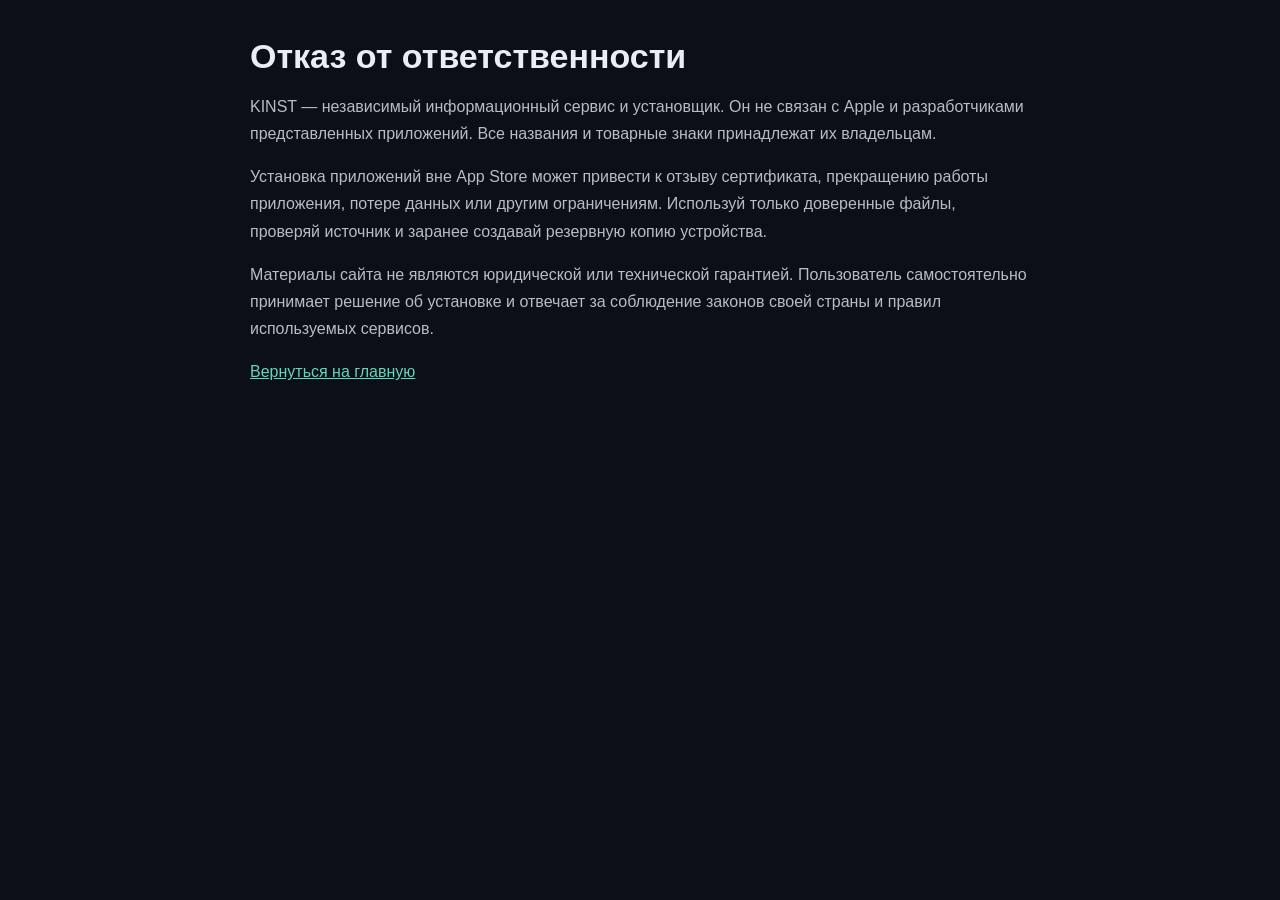
<file: public/site/disclaimer/index.htm>
﻿<!DOCTYPE html>

<html lang="en">
<head>
<meta charset="utf-8"/>
<meta content="width=device-width, initial-scale=1" name="viewport"/>
<title>Отказ от ответственности — KINST</title>
<meta content="Read the KINST disclaimer regarding iOS sideloading, IPA files, certificates, third-party applications, trademarks, и external services." name="description"/>
<meta content="index,follow" name="robots"/>
<meta content="KINST" name="author"/>
<link href="index.htm" rel="canonical"/>
<meta content="website" property="og:type"/>
<meta content="KINST" property="og:site_name"/>
<meta content="Отказ от ответственности | KINST" property="og:title"/>
<meta content="Important information about KINST, iOS sideloading, certificates, third-party applications, и external resources." property="og:description"/>
<meta content="https://applejr.net/disclaimer/" property="og:url"/>
<link href="../assets/img-local/favicon-cc8fd9f1.ico" rel="icon"/>
<style>
    *{box-sizing:border-box}
    body{
      margin:0;
      background:#0b0f17;
      color:#e9edf5;
      font-family:-apple-system,BlinkMacSystemFont,"Segoe UI",Roboto,Arial,sans-serif;
      line-height:1.7;
    }
    .page{
      max-width:820px;
      margin:0 auto;
      padding:36px 20px 60px;
    }
    .brи{
      display:inline-block;
      color:#fff;
      text-decoration:none;
      font-size:25px;
      font-weight:800;
      margin-bottom:28px;
    }
    .card{
      background:rgba(255,255,255,.045);
      border:1px solid rgba(255,255,255,.09);
      border-radius:22px;
      padding:26px;
      box-shadow:0 15px 45px rgba(0,0,0,.15);
    }
    h1{
      margin:0 0 4px;
      font-size:34px;
      line-height:1.2;
    }
    h2{
      margin:30px 0 8px;
      font-size:20px;
    }
    p,li{color:rgba(233,237,245,.78)}
    .updated{
      margin:0 0 26px;
      font-size:13px;
      opacity:.55;
    }
    a{color:#63d7bd}
    .nav{
      display:flex;
      flex-wrap:wrap;
      gap:9px;
      margin-top:30px;
      padding-top:22px;
      border-top:1px solid rgba(255,255,255,.08);
    }
    .nav a{
      padding:8px 12px;
      border-radius:11px;
      background:rgba(255,255,255,.06);
      text-decoration:none;
      color:#e9edf5;
      font-size:13px;
    }
    @media(max-width:600px){
      .page{padding:24px 14px 40px}
      .card{padding:20px}
      h1{font-size:28px}
    }
  </style>
<meta content="width=device-width, initial-scale=1, maximum-scale=1, minimum-scale=1, user-scalable=no, viewport-fit=cover" name="viewport"/>
<meta content="yes" name="apple-mobile-web-app-capable"/>
<meta content="KINST" name="apple-mobile-web-app-title"/>
<link href="assets/img-local/favicon-cc8fd9f1.ico" rel="apple-touch-icon"/>
<style id="kinst-overrides">
  :root{ --kinst-ease: cubic-bezier(.22,1,.36,1); }
  html, body { -webkit-user-select:none; user-select:none; -webkit-touch-callout:none; touch-action: pan-y; overscroll-behavior-y: contain; }
  input, textarea, [contenteditable="true"] { -webkit-user-select:text; user-select:text; }
  img, a { -webkit-touch-callout: none !important; -webkit-user-drag: none; }
  * { transition-timing-function: var(--kinst-ease) !important; }
  .card, .featured-item, .featured-card, .hero-card, .badge, .nav-link, .sub-tab, .tool-cat, .bottom-nav-glass, .modal-content{
    transition: transform .5s var(--kinst-ease), box-shadow .5s var(--kinst-ease), background .5s var(--kinst-ease), color .5s var(--kinst-ease), opacity .5s var(--kinst-ease), border-color .5s var(--kinst-ease) !important;
  }
  .badge:hover, .nav-link:hover, .sub-tab:hover, .tool-cat:hover { transform: translateY(-1px); }
  .card:hover, .featured-item:hover { transform: translateY(-3px); }
  @keyframes kinstFadeUp { from { opacity:0; transform: translateY(14px);} to {opacity:1; transform:none;} }
  .page.active > .page-container > * { animation: kinstFadeUp .55s var(--kinst-ease) both; }
  .page.active > .page-container > *:nth-child(2){ animation-delay:.05s;}
  .page.active > .page-container > *:nth-child(3){ animation-delay:.10s;}
  .page.active > .page-container > *:nth-child(4){ animation-delay:.15s;}
  #pageTitle{ letter-spacing:.14em; font-weight:900; background:none !important; -webkit-text-fill-color: initial; color: #fff;}
  #pageTitle small{display:block;font-size:.42em;letter-spacing:.24em;opacity:.65;font-weight:600;margin-top:2px;}
  /* Add-to-home overlay */
  #kinstA2H{position:fixed;inset:0;z-index:99999;background:radial-gradient(120% 90% at 50% 0%,#151a2b 0%,#07080d 60%);color:#fff;font-family:Inter,system-ui,-apple-system,sans-serif;padding:28px 22px;display:none;flex-direction:column;overflow-y:auto;animation:kinstFadeUp .55s var(--kinst-ease) both;}
  #kinstA2H.show{display:flex;}
  #kinstA2H .logo{font-weight:900;font-size:44px;letter-spacing:.18em;text-align:center;margin:14px 0 4px;}
  #kinstA2H .sub{opacity:.7;text-align:center;font-size:13px;letter-spacing:.14em;margin-bottom:22px;}
  #kinstA2H h2{font-size:22px;margin:0 0 6px;text-align:center;}
  #kinstA2H p.lead{opacity:.8;text-align:center;margin:0 0 22px;font-size:14px;line-height:1.5;}
  #kinstA2H ol{list-style:none;padding:0;margin:0;display:grid;gap:12px;}
  #kinstA2H li{background:linear-gradient(180deg,rgba(255,255,255,.06),rgba(255,255,255,.02));border:1px solid rgba(255,255,255,.08);border-radius:16px;padding:14px 16px;display:flex;gap:12px;align-items:flex-start;}
  #kinstA2H li .n{flex:0 0 32px;height:32px;border-radius:50%;background:linear-gradient(135deg,#1abc9c,#0ea5e9);display:flex;align-items:center;justify-content:center;font-weight:800;}
  #kinstA2H li b{display:block;margin-bottom:2px;}
  #kinstA2H li span{opacity:.75;font-size:13px;line-height:1.5;}
  #kinstA2H .hint{margin-top:18px;text-align:center;font-size:12px;opacity:.55;}
  #kinstA2H .cta{margin:22px auto 8px;background:linear-gradient(135deg,#1abc9c,#0ea5e9);color:#fff;border:0;padding:14px 22px;border-radius:14px;font-weight:700;font-size:15px;letter-spacing:.04em;box-shadow:0 10px 30px -10px rgba(26,188,156,.6);}
  #kinstA2H .icn{display:inline-block;width:22px;height:22px;vertical-align:-6px;margin:0 4px;}
  /* Instructions modal */
  #kinstHelpBtn{position:fixed;right:14px;bottom:82px;z-index:9998;background:rgba(255,255,255,.08);border:1px solid rgba(255,255,255,.14);color:#fff;backdrop-filter: blur(12px);border-radius:999px;padding:10px 14px;font-weight:700;font-size:13px;box-shadow:0 10px 24px -12px #000;}
  #kinstHelp{position:fixed;inset:0;z-index:99998;background:rgba(6,8,14,.72);backdrop-filter:blur(8px);display:none;align-items:flex-end;justify-content:center;}
  #kinstHelp.show{display:flex;animation:kinstFadeUp .4s var(--kinst-ease) both;}
  #kinstHelp .sheet{width:100%;max-width:520px;background:#0f1220;color:#fff;border-radius:22px 22px 0 0;padding:22px 22px 32px;max-height:88vh;overflow-y:auto;border:1px solid rgba(255,255,255,.08);}
  #kinstHelp h3{margin:0 0 10px;font-size:20px;}
  #kinstHelp h4{margin:16px 0 6px;font-size:14px;color:#1abc9c;letter-spacing:.08em;text-transform:uppercase;}
  #kinstHelp p, #kinstHelp li{font-size:14px;line-height:1.55;opacity:.85;}
  #kinstHelp ol, #kinstHelp ul{padding-left:20px;margin:6px 0;}
  #kinstHelp .close{position:sticky;top:0;float:right;background:rgba(255,255,255,.08);border:0;color:#fff;width:34px;height:34px;border-radius:50%;font-size:20px;line-height:34px;}
</style>
</head>
<body>
<main class="page"><h1>Отказ от ответственности</h1><p>KINST — независимый информационный сервис и установщик. Он не связан с Apple и разработчиками представленных приложений. Все названия и товарные знаки принадлежат их владельцам.</p><p>Установка приложений вне App Store может привести к отзыву сертификата, прекращению работы приложения, потере данных или другим ограничениям. Используй только доверенные файлы, проверяй источник и заранее создавай резервную копию устройства.</p><p>Материалы сайта не являются юридической или технической гарантией. Пользователь самостоятельно принимает решение об установке и отвечает за соблюдение законов своей страны и правил используемых сервисов.</p><a href="../index.htm">Вернуться на главную</a></main>
</body>
</html>
</file>
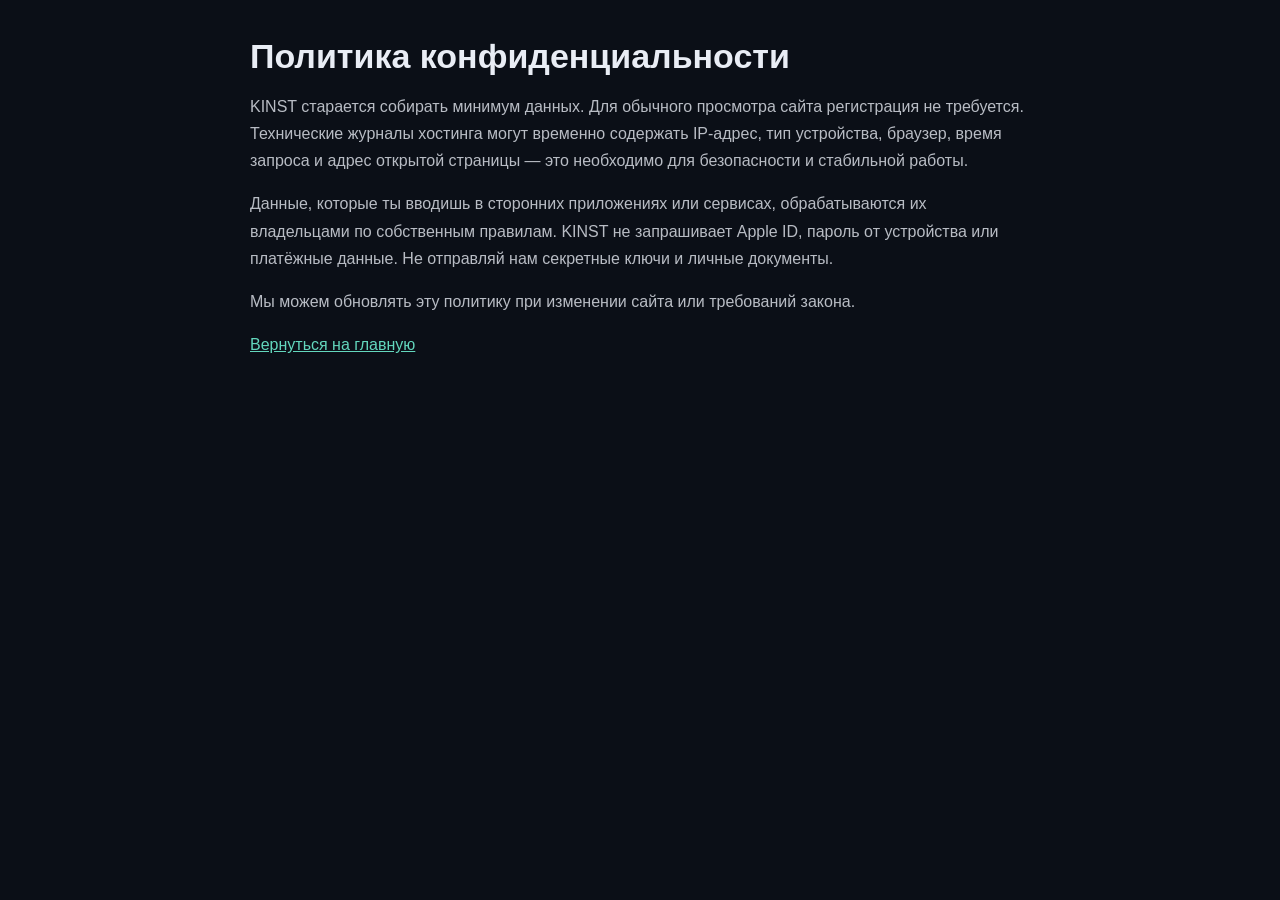
<file: public/site/privacy/index.htm>
﻿<!DOCTYPE html>

<html lang="en">
<head>
<meta charset="utf-8"/>
<meta content="width=device-width, initial-scale=1" name="viewport"/>
<title>Политика конфиденциальности — KINST</title>
<meta content="Read the KINST Политика конфиденциальности и learn how temporary files, signing data, server logs, и third-party services are hиled." name="description"/>
<meta content="index,follow" name="robots"/>
<meta content="KINST" name="author"/>
<link href="index.htm" rel="canonical"/>
<meta content="website" property="og:type"/>
<meta content="KINST" property="og:site_name"/>
<meta content="Политика конфиденциальности | KINST" property="og:title"/>
<meta content="Learn how KINST hиles temporary signing files, technical data, и third-party services." property="og:description"/>
<meta content="https://applejr.net/privacy/" property="og:url"/>
<link href="../assets/img-local/favicon-cc8fd9f1.ico" rel="icon"/>
<style>
    *{box-sizing:border-box}
    body{
      margin:0;
      background:#0b0f17;
      color:#e9edf5;
      font-family:-apple-system,BlinkMacSystemFont,"Segoe UI",Roboto,Arial,sans-serif;
      line-height:1.7;
    }
    .page{
      max-width:820px;
      margin:0 auto;
      padding:36px 20px 60px;
    }
    .brи{
      display:inline-block;
      color:#fff;
      text-decoration:none;
      font-size:25px;
      font-weight:800;
      margin-bottom:28px;
    }
    .card{
      background:rgba(255,255,255,.045);
      border:1px solid rgba(255,255,255,.09);
      border-radius:22px;
      padding:26px;
      box-shadow:0 15px 45px rgba(0,0,0,.15);
    }
    h1{
      margin:0 0 4px;
      font-size:34px;
      line-height:1.2;
    }
    h2{
      margin:30px 0 8px;
      font-size:20px;
    }
    p,li{color:rgba(233,237,245,.78)}
    .updated{
      margin:0 0 26px;
      font-size:13px;
      opacity:.55;
    }
    a{color:#63d7bd}
    .nav{
      display:flex;
      flex-wrap:wrap;
      gap:9px;
      margin-top:30px;
      padding-top:22px;
      border-top:1px solid rgba(255,255,255,.08);
    }
    .nav a{
      padding:8px 12px;
      border-radius:11px;
      background:rgba(255,255,255,.06);
      text-decoration:none;
      color:#e9edf5;
      font-size:13px;
    }
    @media(max-width:600px){
      .page{padding:24px 14px 40px}
      .card{padding:20px}
      h1{font-size:28px}
    }
  </style>
<meta content="width=device-width, initial-scale=1, maximum-scale=1, minimum-scale=1, user-scalable=no, viewport-fit=cover" name="viewport"/>
<meta content="yes" name="apple-mobile-web-app-capable"/>
<meta content="KINST" name="apple-mobile-web-app-title"/>
<link href="assets/img-local/favicon-cc8fd9f1.ico" rel="apple-touch-icon"/>
<style id="kinst-overrides">
  :root{ --kinst-ease: cubic-bezier(.22,1,.36,1); }
  html, body { -webkit-user-select:none; user-select:none; -webkit-touch-callout:none; touch-action: pan-y; overscroll-behavior-y: contain; }
  input, textarea, [contenteditable="true"] { -webkit-user-select:text; user-select:text; }
  img, a { -webkit-touch-callout: none !important; -webkit-user-drag: none; }
  * { transition-timing-function: var(--kinst-ease) !important; }
  .card, .featured-item, .featured-card, .hero-card, .badge, .nav-link, .sub-tab, .tool-cat, .bottom-nav-glass, .modal-content{
    transition: transform .5s var(--kinst-ease), box-shadow .5s var(--kinst-ease), background .5s var(--kinst-ease), color .5s var(--kinst-ease), opacity .5s var(--kinst-ease), border-color .5s var(--kinst-ease) !important;
  }
  .badge:hover, .nav-link:hover, .sub-tab:hover, .tool-cat:hover { transform: translateY(-1px); }
  .card:hover, .featured-item:hover { transform: translateY(-3px); }
  @keyframes kinstFadeUp { from { opacity:0; transform: translateY(14px);} to {opacity:1; transform:none;} }
  .page.active > .page-container > * { animation: kinstFadeUp .55s var(--kinst-ease) both; }
  .page.active > .page-container > *:nth-child(2){ animation-delay:.05s;}
  .page.active > .page-container > *:nth-child(3){ animation-delay:.10s;}
  .page.active > .page-container > *:nth-child(4){ animation-delay:.15s;}
  #pageTitle{ letter-spacing:.14em; font-weight:900; background:none !important; -webkit-text-fill-color: initial; color: #fff;}
  #pageTitle small{display:block;font-size:.42em;letter-spacing:.24em;opacity:.65;font-weight:600;margin-top:2px;}
  /* Add-to-home overlay */
  #kinstA2H{position:fixed;inset:0;z-index:99999;background:radial-gradient(120% 90% at 50% 0%,#151a2b 0%,#07080d 60%);color:#fff;font-family:Inter,system-ui,-apple-system,sans-serif;padding:28px 22px;display:none;flex-direction:column;overflow-y:auto;animation:kinstFadeUp .55s var(--kinst-ease) both;}
  #kinstA2H.show{display:flex;}
  #kinstA2H .logo{font-weight:900;font-size:44px;letter-spacing:.18em;text-align:center;margin:14px 0 4px;}
  #kinstA2H .sub{opacity:.7;text-align:center;font-size:13px;letter-spacing:.14em;margin-bottom:22px;}
  #kinstA2H h2{font-size:22px;margin:0 0 6px;text-align:center;}
  #kinstA2H p.lead{opacity:.8;text-align:center;margin:0 0 22px;font-size:14px;line-height:1.5;}
  #kinstA2H ol{list-style:none;padding:0;margin:0;display:grid;gap:12px;}
  #kinstA2H li{background:linear-gradient(180deg,rgba(255,255,255,.06),rgba(255,255,255,.02));border:1px solid rgba(255,255,255,.08);border-radius:16px;padding:14px 16px;display:flex;gap:12px;align-items:flex-start;}
  #kinstA2H li .n{flex:0 0 32px;height:32px;border-radius:50%;background:linear-gradient(135deg,#1abc9c,#0ea5e9);display:flex;align-items:center;justify-content:center;font-weight:800;}
  #kinstA2H li b{display:block;margin-bottom:2px;}
  #kinstA2H li span{opacity:.75;font-size:13px;line-height:1.5;}
  #kinstA2H .hint{margin-top:18px;text-align:center;font-size:12px;opacity:.55;}
  #kinstA2H .cta{margin:22px auto 8px;background:linear-gradient(135deg,#1abc9c,#0ea5e9);color:#fff;border:0;padding:14px 22px;border-radius:14px;font-weight:700;font-size:15px;letter-spacing:.04em;box-shadow:0 10px 30px -10px rgba(26,188,156,.6);}
  #kinstA2H .icn{display:inline-block;width:22px;height:22px;vertical-align:-6px;margin:0 4px;}
  /* Instructions modal */
  #kinstHelpBtn{position:fixed;right:14px;bottom:82px;z-index:9998;background:rgba(255,255,255,.08);border:1px solid rgba(255,255,255,.14);color:#fff;backdrop-filter: blur(12px);border-radius:999px;padding:10px 14px;font-weight:700;font-size:13px;box-shadow:0 10px 24px -12px #000;}
  #kinstHelp{position:fixed;inset:0;z-index:99998;background:rgba(6,8,14,.72);backdrop-filter:blur(8px);display:none;align-items:flex-end;justify-content:center;}
  #kinstHelp.show{display:flex;animation:kinstFadeUp .4s var(--kinst-ease) both;}
  #kinstHelp .sheet{width:100%;max-width:520px;background:#0f1220;color:#fff;border-radius:22px 22px 0 0;padding:22px 22px 32px;max-height:88vh;overflow-y:auto;border:1px solid rgba(255,255,255,.08);}
  #kinstHelp h3{margin:0 0 10px;font-size:20px;}
  #kinstHelp h4{margin:16px 0 6px;font-size:14px;color:#1abc9c;letter-spacing:.08em;text-transform:uppercase;}
  #kinstHelp p, #kinstHelp li{font-size:14px;line-height:1.55;opacity:.85;}
  #kinstHelp ol, #kinstHelp ul{padding-left:20px;margin:6px 0;}
  #kinstHelp .close{position:sticky;top:0;float:right;background:rgba(255,255,255,.08);border:0;color:#fff;width:34px;height:34px;border-radius:50%;font-size:20px;line-height:34px;}
</style>
</head>
<body>
<main class="page"><h1>Политика конфиденциальности</h1><p>KINST старается собирать минимум данных. Для обычного просмотра сайта регистрация не требуется. Технические журналы хостинга могут временно содержать IP-адрес, тип устройства, браузер, время запроса и адрес открытой страницы — это необходимо для безопасности и стабильной работы.</p><p>Данные, которые ты вводишь в сторонних приложениях или сервисах, обрабатываются их владельцами по собственным правилам. KINST не запрашивает Apple ID, пароль от устройства или платёжные данные. Не отправляй нам секретные ключи и личные документы.</p><p>Мы можем обновлять эту политику при изменении сайта или требований закона.</p><a href="../index.htm">Вернуться на главную</a></main>
</body>
</html>
</file>
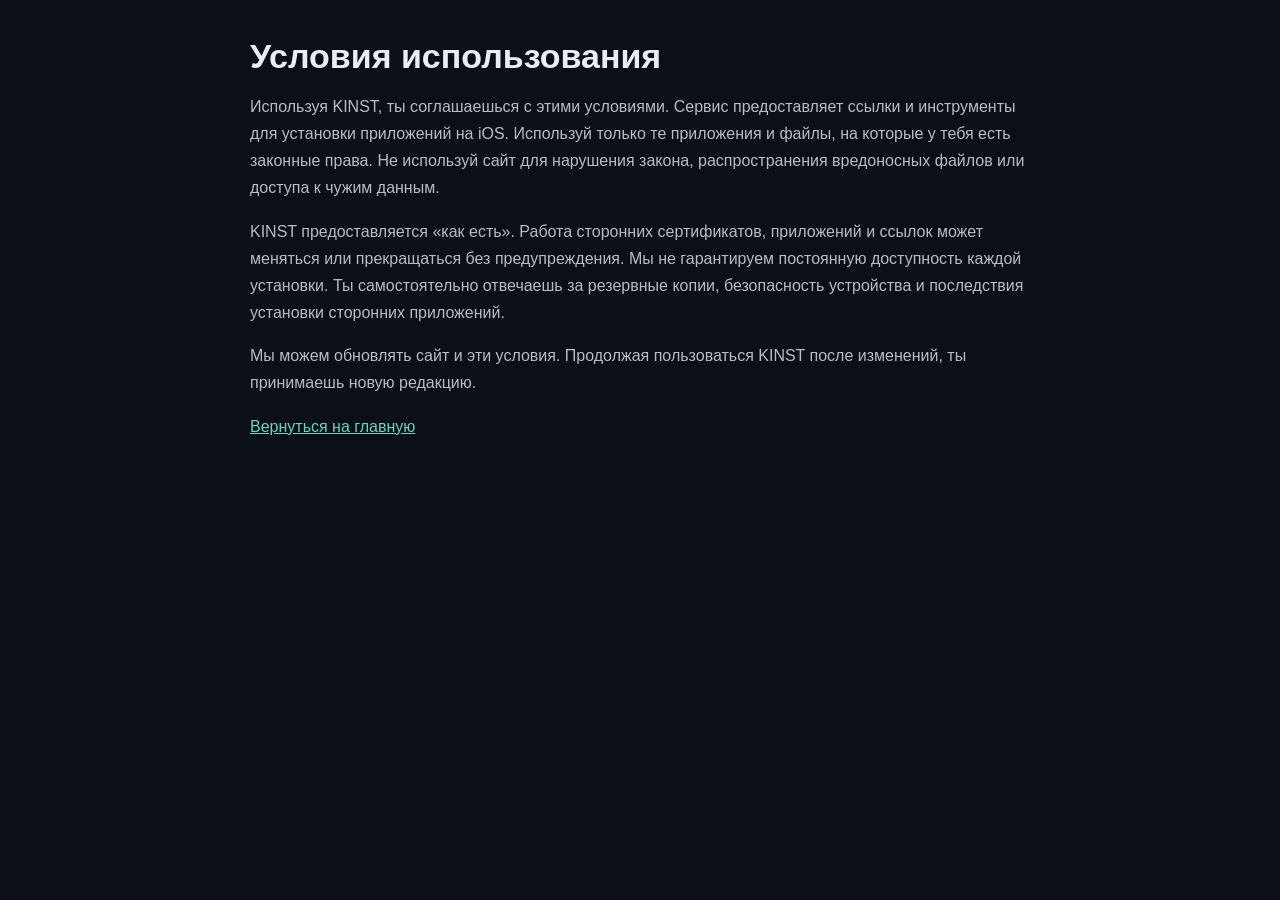
<file: public/site/terms/index.htm>
﻿<!DOCTYPE html>

<html lang="en">
<head>
<meta charset="utf-8"/>
<meta content="width=device-width, initial-scale=1" name="viewport"/>
<title>Условия использования — KINST</title>
<meta content="Read the KINST Условия использования for IPA signing, iOS sideloading tools, certificates, downloads, third-party applications, и related services." name="description"/>
<meta content="index,follow" name="robots"/>
<meta content="KINST" name="author"/>
<link href="index.htm" rel="canonical"/>
<meta content="website" property="og:type"/>
<meta content="KINST" property="og:site_name"/>
<meta content="Условия использования | KINST" property="og:title"/>
<meta content="Terms governing the use of KINST IPA signing, iOS tools, certificates, downloads, и related services." property="og:description"/>
<meta content="https://applejr.net/terms/" property="og:url"/>
<link href="../assets/img-local/favicon-cc8fd9f1.ico" rel="icon"/>
<style>
    *{box-sizing:border-box}
    body{
      margin:0;
      background:#0b0f17;
      color:#e9edf5;
      font-family:-apple-system,BlinkMacSystemFont,"Segoe UI",Roboto,Arial,sans-serif;
      line-height:1.7;
    }
    .page{
      max-width:820px;
      margin:0 auto;
      padding:36px 20px 60px;
    }
    .brи{
      display:inline-block;
      color:#fff;
      text-decoration:none;
      font-size:25px;
      font-weight:800;
      margin-bottom:28px;
    }
    .card{
      background:rgba(255,255,255,.045);
      border:1px solid rgba(255,255,255,.09);
      border-radius:22px;
      padding:26px;
      box-shadow:0 15px 45px rgba(0,0,0,.15);
    }
    h1{
      margin:0 0 4px;
      font-size:34px;
      line-height:1.2;
    }
    h2{
      margin:30px 0 8px;
      font-size:20px;
    }
    p,li{color:rgba(233,237,245,.78)}
    .updated{
      margin:0 0 26px;
      font-size:13px;
      opacity:.55;
    }
    a{color:#63d7bd}
    .nav{
      display:flex;
      flex-wrap:wrap;
      gap:9px;
      margin-top:30px;
      padding-top:22px;
      border-top:1px solid rgba(255,255,255,.08);
    }
    .nav a{
      padding:8px 12px;
      border-radius:11px;
      background:rgba(255,255,255,.06);
      text-decoration:none;
      color:#e9edf5;
      font-size:13px;
    }
    @media(max-width:600px){
      .page{padding:24px 14px 40px}
      .card{padding:20px}
      h1{font-size:28px}
    }
  </style>
<meta content="width=device-width, initial-scale=1, maximum-scale=1, minimum-scale=1, user-scalable=no, viewport-fit=cover" name="viewport"/>
<meta content="yes" name="apple-mobile-web-app-capable"/>
<meta content="KINST" name="apple-mobile-web-app-title"/>
<link href="assets/img-local/favicon-cc8fd9f1.ico" rel="apple-touch-icon"/>
<style id="kinst-overrides">
  :root{ --kinst-ease: cubic-bezier(.22,1,.36,1); }
  html, body { -webkit-user-select:none; user-select:none; -webkit-touch-callout:none; touch-action: pan-y; overscroll-behavior-y: contain; }
  input, textarea, [contenteditable="true"] { -webkit-user-select:text; user-select:text; }
  img, a { -webkit-touch-callout: none !important; -webkit-user-drag: none; }
  * { transition-timing-function: var(--kinst-ease) !important; }
  .card, .featured-item, .featured-card, .hero-card, .badge, .nav-link, .sub-tab, .tool-cat, .bottom-nav-glass, .modal-content{
    transition: transform .5s var(--kinst-ease), box-shadow .5s var(--kinst-ease), background .5s var(--kinst-ease), color .5s var(--kinst-ease), opacity .5s var(--kinst-ease), border-color .5s var(--kinst-ease) !important;
  }
  .badge:hover, .nav-link:hover, .sub-tab:hover, .tool-cat:hover { transform: translateY(-1px); }
  .card:hover, .featured-item:hover { transform: translateY(-3px); }
  @keyframes kinstFadeUp { from { opacity:0; transform: translateY(14px);} to {opacity:1; transform:none;} }
  .page.active > .page-container > * { animation: kinstFadeUp .55s var(--kinst-ease) both; }
  .page.active > .page-container > *:nth-child(2){ animation-delay:.05s;}
  .page.active > .page-container > *:nth-child(3){ animation-delay:.10s;}
  .page.active > .page-container > *:nth-child(4){ animation-delay:.15s;}
  #pageTitle{ letter-spacing:.14em; font-weight:900; background:none !important; -webkit-text-fill-color: initial; color: #fff;}
  #pageTitle small{display:block;font-size:.42em;letter-spacing:.24em;opacity:.65;font-weight:600;margin-top:2px;}
  /* Add-to-home overlay */
  #kinstA2H{position:fixed;inset:0;z-index:99999;background:radial-gradient(120% 90% at 50% 0%,#151a2b 0%,#07080d 60%);color:#fff;font-family:Inter,system-ui,-apple-system,sans-serif;padding:28px 22px;display:none;flex-direction:column;overflow-y:auto;animation:kinstFadeUp .55s var(--kinst-ease) both;}
  #kinstA2H.show{display:flex;}
  #kinstA2H .logo{font-weight:900;font-size:44px;letter-spacing:.18em;text-align:center;margin:14px 0 4px;}
  #kinstA2H .sub{opacity:.7;text-align:center;font-size:13px;letter-spacing:.14em;margin-bottom:22px;}
  #kinstA2H h2{font-size:22px;margin:0 0 6px;text-align:center;}
  #kinstA2H p.lead{opacity:.8;text-align:center;margin:0 0 22px;font-size:14px;line-height:1.5;}
  #kinstA2H ol{list-style:none;padding:0;margin:0;display:grid;gap:12px;}
  #kinstA2H li{background:linear-gradient(180deg,rgba(255,255,255,.06),rgba(255,255,255,.02));border:1px solid rgba(255,255,255,.08);border-radius:16px;padding:14px 16px;display:flex;gap:12px;align-items:flex-start;}
  #kinstA2H li .n{flex:0 0 32px;height:32px;border-radius:50%;background:linear-gradient(135deg,#1abc9c,#0ea5e9);display:flex;align-items:center;justify-content:center;font-weight:800;}
  #kinstA2H li b{display:block;margin-bottom:2px;}
  #kinstA2H li span{opacity:.75;font-size:13px;line-height:1.5;}
  #kinstA2H .hint{margin-top:18px;text-align:center;font-size:12px;opacity:.55;}
  #kinstA2H .cta{margin:22px auto 8px;background:linear-gradient(135deg,#1abc9c,#0ea5e9);color:#fff;border:0;padding:14px 22px;border-radius:14px;font-weight:700;font-size:15px;letter-spacing:.04em;box-shadow:0 10px 30px -10px rgba(26,188,156,.6);}
  #kinstA2H .icn{display:inline-block;width:22px;height:22px;vertical-align:-6px;margin:0 4px;}
  /* Instructions modal */
  #kinstHelpBtn{position:fixed;right:14px;bottom:82px;z-index:9998;background:rgba(255,255,255,.08);border:1px solid rgba(255,255,255,.14);color:#fff;backdrop-filter: blur(12px);border-radius:999px;padding:10px 14px;font-weight:700;font-size:13px;box-shadow:0 10px 24px -12px #000;}
  #kinstHelp{position:fixed;inset:0;z-index:99998;background:rgba(6,8,14,.72);backdrop-filter:blur(8px);display:none;align-items:flex-end;justify-content:center;}
  #kinstHelp.show{display:flex;animation:kinstFadeUp .4s var(--kinst-ease) both;}
  #kinstHelp .sheet{width:100%;max-width:520px;background:#0f1220;color:#fff;border-radius:22px 22px 0 0;padding:22px 22px 32px;max-height:88vh;overflow-y:auto;border:1px solid rgba(255,255,255,.08);}
  #kinstHelp h3{margin:0 0 10px;font-size:20px;}
  #kinstHelp h4{margin:16px 0 6px;font-size:14px;color:#1abc9c;letter-spacing:.08em;text-transform:uppercase;}
  #kinstHelp p, #kinstHelp li{font-size:14px;line-height:1.55;opacity:.85;}
  #kinstHelp ol, #kinstHelp ul{padding-left:20px;margin:6px 0;}
  #kinstHelp .close{position:sticky;top:0;float:right;background:rgba(255,255,255,.08);border:0;color:#fff;width:34px;height:34px;border-radius:50%;font-size:20px;line-height:34px;}
</style>
</head>
<body>
<main class="page"><h1>Условия использования</h1><p>Используя KINST, ты соглашаешься с этими условиями. Сервис предоставляет ссылки и инструменты для установки приложений на iOS. Используй только те приложения и файлы, на которые у тебя есть законные права. Не используй сайт для нарушения закона, распространения вредоносных файлов или доступа к чужим данным.</p><p>KINST предоставляется «как есть». Работа сторонних сертификатов, приложений и ссылок может меняться или прекращаться без предупреждения. Мы не гарантируем постоянную доступность каждой установки. Ты самостоятельно отвечаешь за резервные копии, безопасность устройства и последствия установки сторонних приложений.</p><p>Мы можем обновлять сайт и эти условия. Продолжая пользоваться KINST после изменений, ты принимаешь новую редакцию.</p><a href="../index.htm">Вернуться на главную</a></main>
</body>
</html>
</file>
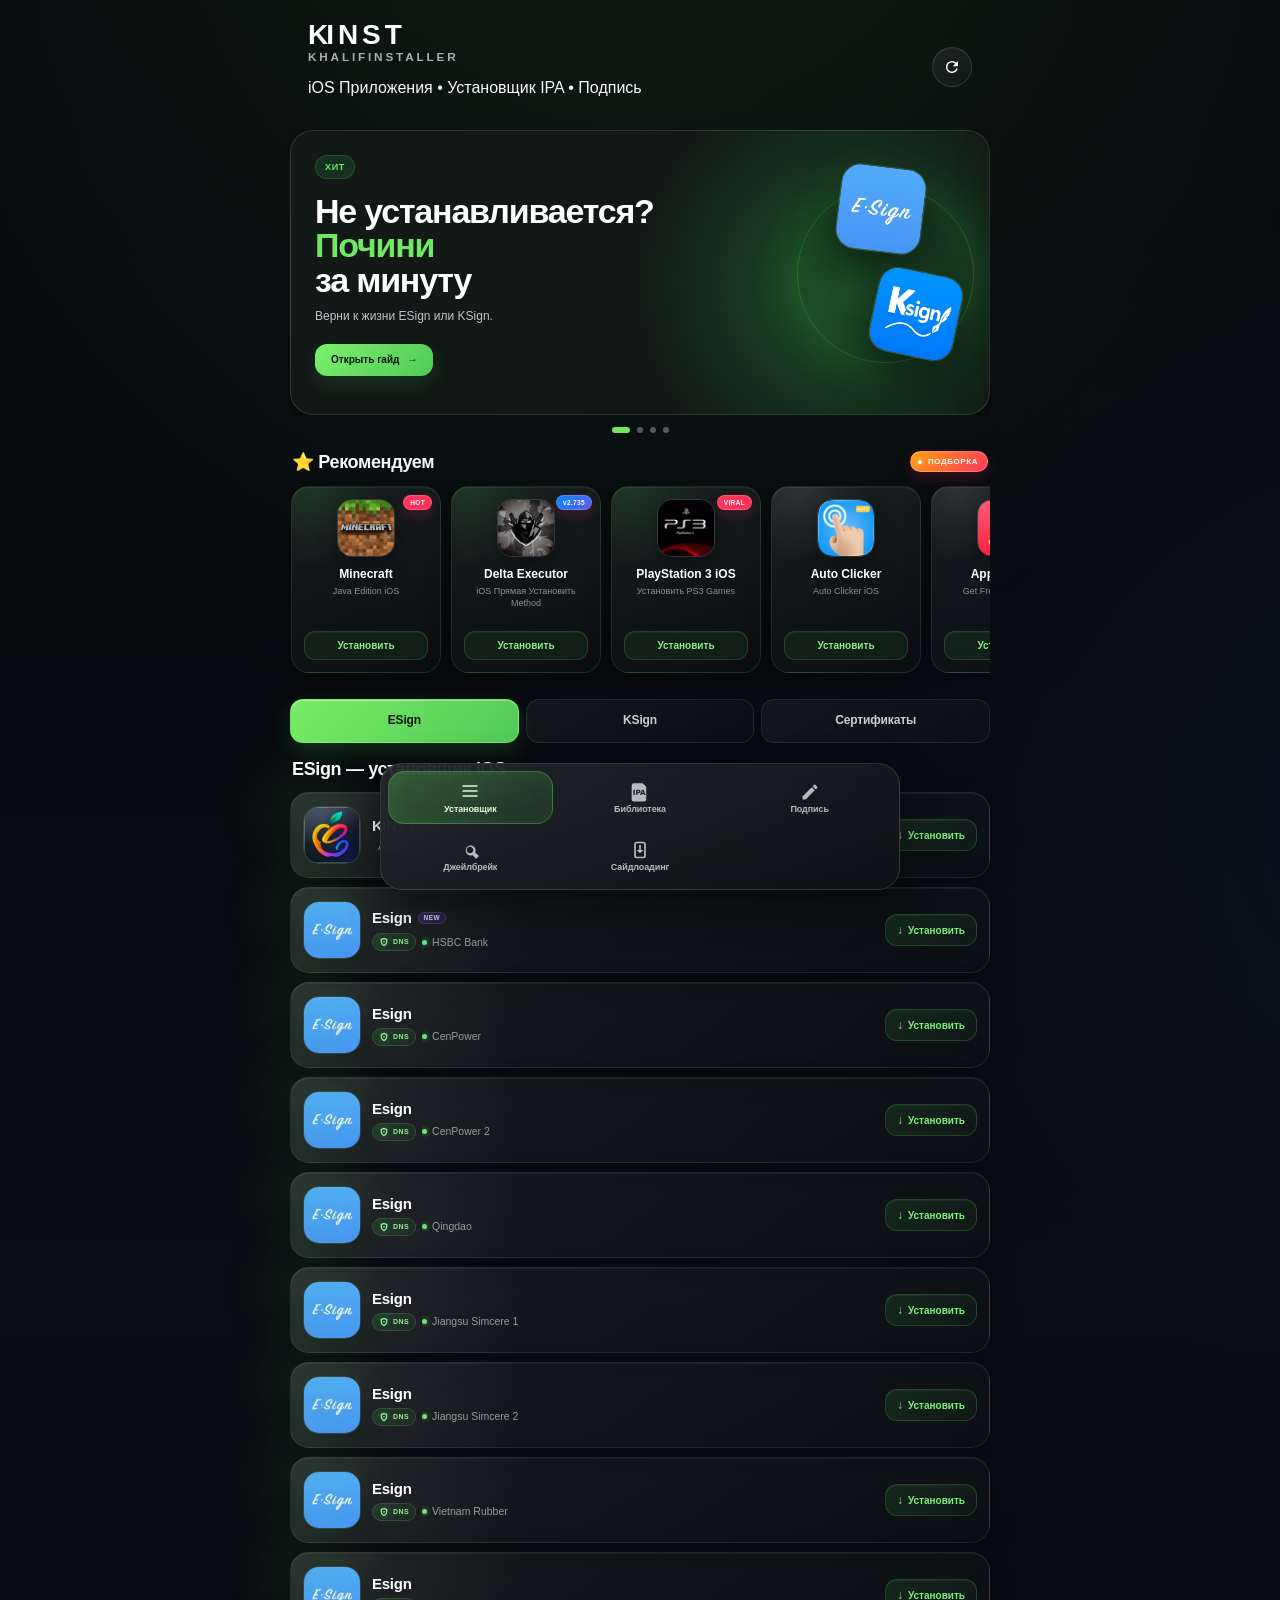
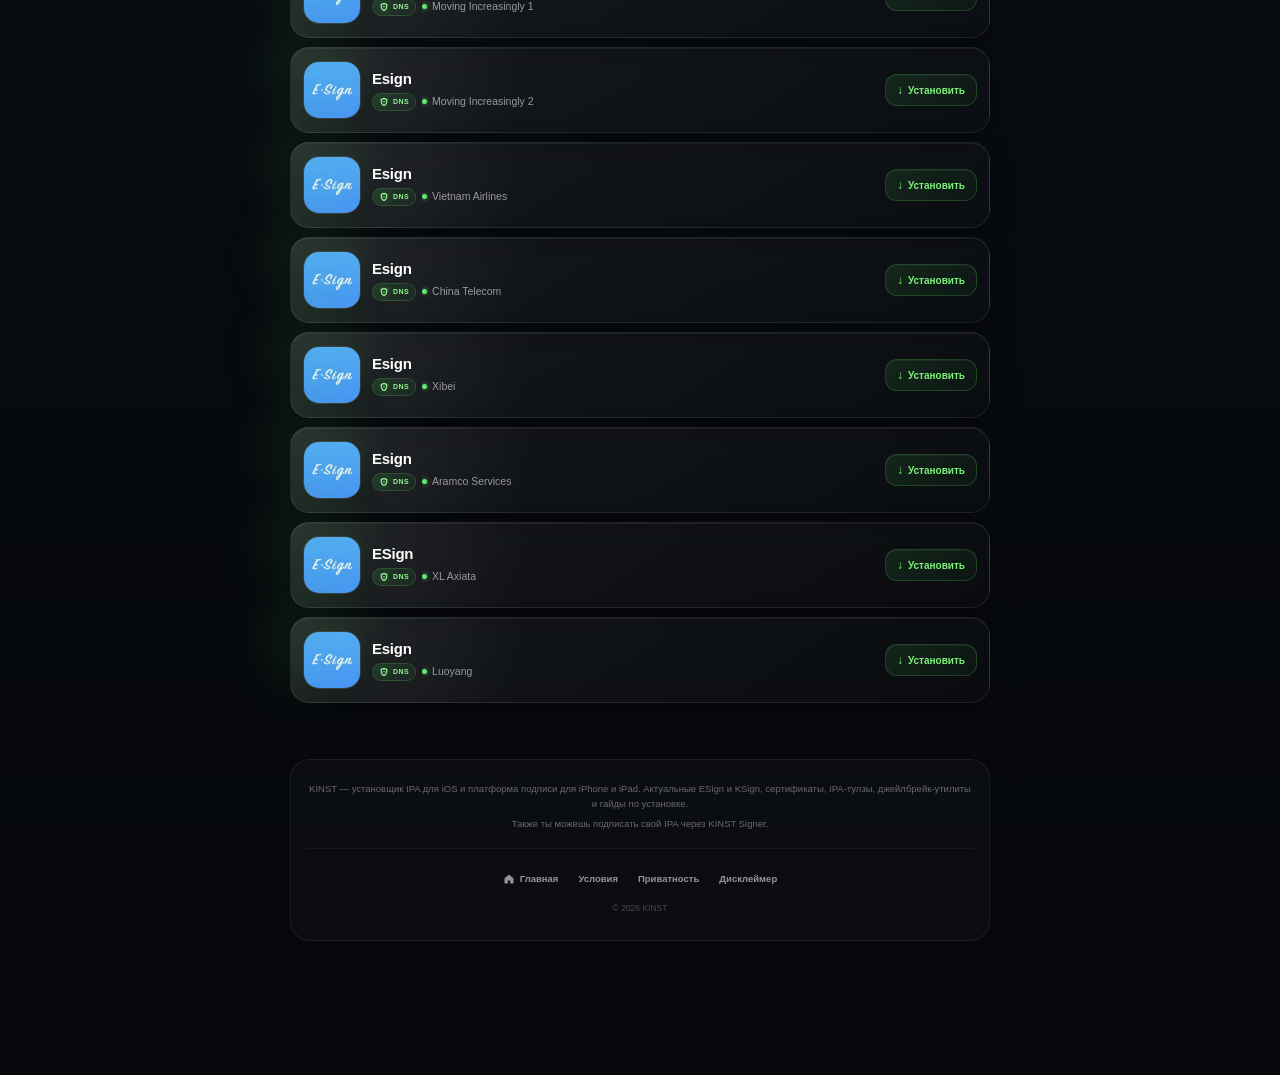
<file: public/site/index-1.htm>
﻿<!DOCTYPE html>

<html lang="en">
<head>
<script async="" src="gtag/js?id=G-HN7CBVKFG5"></script>
<script>
  window.dataLayer = window.dataLayer || [];
  function gtag(){dataLayer.push(arguments);}
  gtag('js', new Date());

  gtag('config', 'G-HN7CBVKFG5');
</script>
<meta charset="utf-8"/>
<meta content="yes" name="mobile-web-app-capable"/>
<meta content="#1abc9c" name="theme-color"/>
<meta content="#1abc9c" name="msapplication-navbutton-color"/>
<meta content="default" name="apple-mobile-web-app-status-bar-style"/>
<meta content="F0C08C3282B4098D986430F7F8421349" name="msvalidate.01"/>
<link href="assets/img-local/favicon-cc8fd9f1.ico" rel="icon" type="image/png"/>
<link href="assets/img-local/favicon-cc8fd9f1.ico" rel="apple-touch-icon"/>
<link href="assets/img-local/favicon-cc8fd9f1.ico" rel="shortcut icon"/>
<link href="index.htm" rel="canonical"/>
<title>KINST – iOS IPA Installer — ESign и KSign</title>
<meta content="Установить и sign IPA files on iPhone и iPad with KINST. Find ESign, KSign, certificates, DNS tools, jailbreak utilities, и многое другое." name="description"/>
<meta content="KINST" name="author"/>
<meta content="KINST – iOS IPA Installer — ESign и KSign" property="og:title"/>
<meta content="Установить и sign IPA files on iPhone и iPad with KINST. Find ESign, KSign, certificates, DNS tools, и инструменты iOS." property="og:description"/>
<meta content="https://applejr.net/" property="og:url"/>
<meta content="website" property="og:type"/>
<meta content="KINST" property="og:site_name"/>
<meta content="https://applejr.net/assets/img-local/QQ563esm-8dd8c500.png" property="og:image"/>
<meta content="320" property="og:image:width"/>
<meta content="320" property="og:image:height"/>
<meta content="KINST iOS IPA Installer" property="og:image:alt"/>
<meta content="summary" name="twitter:card"/>
<meta content="KINST – iOS IPA Installer — ESign и KSign" name="twitter:title"/>
<meta content="Установить и sign IPA files on iPhone и iPad with ESign, KSign, certificates, DNS tools, и многое другое." name="twitter:description"/>
<meta content="@KINST" name="twitter:site"/>
<meta content="https://applejr.net/assets/img-local/QQ563esm-8dd8c500.png" name="twitter:image"/>
<meta content="KINST iOS IPA Installer" name="twitter:image:alt"/>
<meta content="index, follow" name="robots"/>
<link href="//repo.ethsign.fyi" rel="dns-prefetch"/>
<link href="//t.me" rel="dns-prefetch"/>
<link crossorigin="" href="//applejr.cloud" rel="preconnect"/>
<link href="//repository.apptesters.org" rel="dns-prefetch"/>
<link href="//community-apps.sidestore.io" rel="dns-prefetch"/>
<link crossorigin="" href="https://raw.githubusercontent.com" rel="preconnect"/>
<script type="application/ld+json">
{
  "@context": "https://schema.org",
  "@type": "WebSite",
  "url": "https://applejr.net/",
  "name": "KINST",
  "alternateName": "applejr.net"
}
</script>
<link href="assets/css/style.min.css?v=1787497963" rel="stylesheet"/>
<meta content="width=device-width, initial-scale=1, maximum-scale=1, minimum-scale=1, user-scalable=no, viewport-fit=cover" name="viewport"/>
<meta content="yes" name="apple-mobile-web-app-capable"/>
<meta content="KINST" name="apple-mobile-web-app-title"/>
<link href="assets/img-local/favicon-cc8fd9f1.ico" rel="apple-touch-icon"/>
<style id="kinst-overrides">
  :root{ --kinst-ease: cubic-bezier(.22,1,.36,1); }
  html, body { -webkit-user-select:none; user-select:none; -webkit-touch-callout:none; touch-action: pan-y; overscroll-behavior-y: contain; }
  input, textarea, [contenteditable="true"] { -webkit-user-select:text; user-select:text; }
  img, a { -webkit-touch-callout: none !important; -webkit-user-drag: none; }
  * { transition-timing-function: var(--kinst-ease) !important; }
  .card, .featured-item, .featured-card, .hero-card, .badge, .nav-link, .sub-tab, .tool-cat, .bottom-nav-glass, .modal-content{
    transition: transform .5s var(--kinst-ease), box-shadow .5s var(--kinst-ease), background .5s var(--kinst-ease), color .5s var(--kinst-ease), opacity .5s var(--kinst-ease), border-color .5s var(--kinst-ease) !important;
  }
  .badge:hover, .nav-link:hover, .sub-tab:hover, .tool-cat:hover { transform: translateY(-1px); }
  .card:hover, .featured-item:hover { transform: translateY(-3px); }
  @keyframes kinstFadeUp { from { opacity:0; transform: translateY(14px);} to {opacity:1; transform:none;} }
  .page.active > .page-container > * { animation: kinstFadeUp .55s var(--kinst-ease) both; }
  .page.active > .page-container > *:nth-child(2){ animation-delay:.05s;}
  .page.active > .page-container > *:nth-child(3){ animation-delay:.10s;}
  .page.active > .page-container > *:nth-child(4){ animation-delay:.15s;}
  #pageTitle{ letter-spacing:.14em; font-weight:900; background:none !important; -webkit-text-fill-color: initial; color: #fff;}
  #pageTitle small{display:block;font-size:.42em;letter-spacing:.24em;opacity:.65;font-weight:600;margin-top:2px;}
  /* Add-to-home overlay */
  #kinstA2H{position:fixed;inset:0;z-index:99999;background:radial-gradient(120% 90% at 50% 0%,#151a2b 0%,#07080d 60%);color:#fff;font-family:Inter,system-ui,-apple-system,sans-serif;padding:28px 22px;display:none;flex-direction:column;overflow-y:auto;animation:kinstFadeUp .55s var(--kinst-ease) both;}
  #kinstA2H.show{display:flex;}
  #kinstA2H .logo{font-weight:900;font-size:44px;letter-spacing:.18em;text-align:center;margin:14px 0 4px;}
  #kinstA2H .sub{opacity:.7;text-align:center;font-size:13px;letter-spacing:.14em;margin-bottom:22px;}
  #kinstA2H h2{font-size:22px;margin:0 0 6px;text-align:center;}
  #kinstA2H p.lead{opacity:.8;text-align:center;margin:0 0 22px;font-size:14px;line-height:1.5;}
  #kinstA2H ol{list-style:none;padding:0;margin:0;display:grid;gap:12px;}
  #kinstA2H li{background:linear-gradient(180deg,rgba(255,255,255,.06),rgba(255,255,255,.02));border:1px solid rgba(255,255,255,.08);border-radius:16px;padding:14px 16px;display:flex;gap:12px;align-items:flex-start;}
  #kinstA2H li .n{flex:0 0 32px;height:32px;border-radius:50%;background:linear-gradient(135deg,#1abc9c,#0ea5e9);display:flex;align-items:center;justify-content:center;font-weight:800;}
  #kinstA2H li b{display:block;margin-bottom:2px;}
  #kinstA2H li span{opacity:.75;font-size:13px;line-height:1.5;}
  #kinstA2H .hint{margin-top:18px;text-align:center;font-size:12px;opacity:.55;}
  #kinstA2H .cta{margin:22px auto 8px;background:linear-gradient(135deg,#1abc9c,#0ea5e9);color:#fff;border:0;padding:14px 22px;border-radius:14px;font-weight:700;font-size:15px;letter-spacing:.04em;box-shadow:0 10px 30px -10px rgba(26,188,156,.6);}
  #kinstA2H .icn{display:inline-block;width:22px;height:22px;vertical-align:-6px;margin:0 4px;}
  /* Instructions modal */
  #kinstHelpBtn{position:fixed;right:14px;bottom:82px;z-index:9998;background:rgba(255,255,255,.08);border:1px solid rgba(255,255,255,.14);color:#fff;backdrop-filter: blur(12px);border-radius:999px;padding:10px 14px;font-weight:700;font-size:13px;box-shadow:0 10px 24px -12px #000;}
  #kinstHelp{position:fixed;inset:0;z-index:99998;background:rgba(6,8,14,.72);backdrop-filter:blur(8px);display:none;align-items:flex-end;justify-content:center;}
  #kinstHelp.show{display:flex;animation:kinstFadeUp .4s var(--kinst-ease) both;}
  #kinstHelp .sheet{width:100%;max-width:520px;background:#0f1220;color:#fff;border-radius:22px 22px 0 0;padding:22px 22px 32px;max-height:88vh;overflow-y:auto;border:1px solid rgba(255,255,255,.08);}
  #kinstHelp h3{margin:0 0 10px;font-size:20px;}
  #kinstHelp h4{margin:16px 0 6px;font-size:14px;color:#1abc9c;letter-spacing:.08em;text-transform:uppercase;}
  #kinstHelp p, #kinstHelp li{font-size:14px;line-height:1.55;opacity:.85;}
  #kinstHelp ol, #kinstHelp ul{padding-left:20px;margin:6px 0;}
  #kinstHelp .close{position:sticky;top:0;float:right;background:rgba(255,255,255,.08);border:0;color:#fff;width:34px;height:34px;border-radius:50%;font-size:20px;line-height:34px;}
</style>
</head>
<body>
<main id="main-content">
<header class="topbar" id="applejrTopbar">
<div class="brи">
<h1 id="pageTitle">KINST<small>KHALIFINSTALLER</small></h1>
<p>iOS Приложения • Установщик IPA • Подпись</p>
</div>
<div class="header-actions">
<button aria-label="Обновить KINST" class="icon-btn" id="refreshButton" type="button">
<svg aria-hidden="true" viewbox="0 0 24 24">
<path d="M17.65 6.35A7.95 7.95 0 0 0 12 4a8 8 0 1 0 7.75 10h-2.1A6 6 0 1 1 12 6c1.66 0 3.14.69 4.22 1.78L13 11h7V4l-2.35 2.35Z"></path>
</svg>
</button>
</div>
</header>
<div class="page active" id="page-library">
<div class="page-container">
<section aria-label="Материалы KINST" class="hero-section">
<div class="hero-slider" id="featuredSlider">
<article class="featured-card hero-card hero-green" data-feature="esign">
<div class="hero-content">
<span class="hero-badge">ХИТ</span>
<h3 class="hero-title">Не устанавливается? <span>Почини</span><br/>за минуту</h3>
<p>Верни к жизни ESign или KSign.</p>
<button class="hero-button" type="button">Открыть гайд <span>→</span></button>
</div>
<div class="hero-art">
<img alt="ESign iOS app icon" class="hero-icon hero-esign" decoding="async" fetchpriority="high" height="320" loading="eager" src="assets/img-local/o8HGFP6m-54cada85.webp" width="320"/>
<img alt="KSign iOS app icon" class="hero-icon hero-ksign" decoding="async" height="320" loading="lazy" src="assets/img-local/347Q9VHm-1b30c63d.webp" width="320"/>
</div>
</article>
<article class="featured-card hero-card hero-purple" data-feature="library">
<div class="hero-content">
<span class="hero-badge">APPLEJR</span>
<h3 class="hero-title">IPA <span>Библиотека</span></h3>
<p>iOS-тулзы, эмуляторы и утилиты в одном месте.</p>
<button class="hero-button" type="button">Смотреть приложения <span>→</span></button>
</div>
<div class="hero-art">
<img alt="SideStore iOS installer" class="hero-single" decoding="async" height="1024" loading="lazy" src="assets/img-local/sides.webp" width="1024"/>
</div>
</article>
<article class="featured-card hero-card hero-blue" data-feature="signer">
<div class="hero-content">
<span class="hero-badge">ПОДПИСЬ</span>
<div class="hero-title">Подпиши свой <span>IPA</span></div>
<p>Загрузи IPA — подпишем прямо с телефона.</p>
<button class="hero-button" type="button">Открыть подпись <span>→</span></button>
</div>
<div class="hero-art">
<img alt="KINST DNS icon" class="hero-single" decoding="async" height="320" loading="lazy" src="assets/img-local/QQ563esm-8dd8c500.webp" width="320"/>
</div>
</article>
<article class="featured-card hero-card hero-delta" data-feature="delta">
<div class="hero-content">
<span class="hero-badge">ПРЯМАЯ УСТАНОВКА</span>
<h3 class="hero-title">Delta <span>Executor</span></h3>
<p>Прямая установка Delta Executor для iOS (новый сертификат).</p>
<a class="hero-button hero-direct-install" href="itms-services://?action=download-manifest&amp;url=https://khalif-installer-buddy.lovable.app/api/public/p/github.com/royilkom-alt/downloads/raw/refs/heads/main/delta-executor-ios-directinstall.plist">Установить <span>→</span></a>
</div>
<div class="hero-art">
<img alt="Delta Executor" class="hero-single hero-delta-icon" decoding="async" height="600" loading="lazy" src="assets/img-local/delta.webp" width="600"/>
</div>
</article>
</div>
<div aria-label="Featured slides" class="hero-dots" id="heroDots">
<button aria-label="Featured slide 1" class="hero-dot active" type="button"></button>
<button aria-label="Featured slide 2" class="hero-dot" type="button"></button>
<button aria-label="Featured slide 3" class="hero-dot" type="button"></button>
<button aria-label="Featured slide 4" class="hero-dot" type="button"></button>
</div>
</section>
<div class="featured-simple featured-pro">
<div class="featured-header">
    ⭐ Рекомендуем
    <span class="featured-chip">ПОДБОРКА</span>
</div>
<div class="featured-grid">
<div class="featured-item pro" data-badge="HOT">
<img alt="Minecraft for iOS" decoding="async" height="320" loading="lazy" src="assets/img-local/RHKLBQ7m-d8ea292b.webp" width="320"/>
<div class="f-info">
<div class="f-title">Minecraft</div>
<div class="f-desc">Java Edition iOS</div>
</div>
<a class="badge" href="https://youtu.be/NlJRqqMwZ5w?si=qsT3lL61bMILIYHf">Установить</a>
</div>
<div class="featured-item pro" data-badge="v2.735">
<img alt="Delta Executor" decoding="async" height="600" loading="lazy" src="assets/img-local/delta.webp" width="600"/>
<div class="f-info">
<div class="f-title">Delta Executor</div>
<div class="f-desc">iOS Прямая Установить Method</div>
</div>
<a class="badge" href="itms-services://?action=download-manifest&amp;url=https://khalif-installer-buddy.lovable.app/api/public/p/github.com/royilkom-alt/downloads/raw/refs/heads/main/delta-executor-ios-directinstall.plist">Установить</a>
</div>
<div class="featured-item pro" data-badge="VIRAL">
<img alt="PlayStation 3 emulator for iOS" decoding="async" height="320" loading="lazy" src="assets/img-local/ps3.webp" width="319"/>
<div class="f-info">
<div class="f-title">PlayStation 3 iOS</div>
<div class="f-desc">Установить PS3 Games</div>
</div>
<a class="badge" href="https://youtu.be/iMyuoEfYx7o?si=2ggWqyhua4CA4s5v">Установить</a>
</div>
<div class="featured-item">
<img alt="Auto Clicker for iOS" decoding="async" height="320" loading="lazy" src="assets/img-local/iwcjE2xm-8ccbc446.webp" width="320"/>
<div class="f-info">
<div class="f-title">Auto Clicker</div>
<div class="f-desc">Auto Clicker iOS</div>
</div>
<a class="badge" href="https://youtu.be/tsJj330FU4E?si=rA22HPFgvZYpFd4Y">Установить</a>
</div>
<div class="featured-item">
<img alt="Apple Music for iOS" decoding="async" height="320" loading="lazy" src="assets/img-local/JTCH5h0m-1c5a02db.webp" width="320"/>
<div class="f-info">
<div class="f-title">Apple Music</div>
<div class="f-desc">Get Free Apple Music</div>
</div>
<a class="badge" href="https://youtu.be/9jw1Q2fU2ho?si=UOPL3av5KK9BnPgE">Установить</a>
</div>
</div>
</div>
<div class="library-ad" style="margin:14px 0 12px;">
<center>
<script async="async" data-cfasync="false" src="https://decreasestreet.com/8288883d4d7585f5df13bda124f37b0d/invoke.js"></script>
<div id="container-8288883d4d7585f5df13bda124f37b0d"></div>
</center>
</div>
<div aria-label="Категории установщика" class="sub-tabs">
<div class="sub-tab active" data-cat="esign">ESign</div>
<div class="sub-tab" data-cat="zsign">KSign</div>
<div class="sub-tab" data-cat="certificate">Сертификаты</div>
</div>
<section aria-labelledby="heading-esign" class="cat-list" id="cat-esign">
<h2 class="category-heading" id="heading-esign">ESign — установщик iOS</h2>
<div class="card">
<div class="left">
<img alt="KINST DNS icon" class="app-icon" decoding="async" height="320" loading="lazy" src="assets/img-local/QQ563esm-8dd8c500.webp" width="320"/>
<div>
<h3>KINST DNS</h3>
<small class="meta">
<span class="dot-green-mini"></span> Анти-Ревок</small>
</div>
</div>
<a class="badge" href="signed/panel/AppleJr_AntiRevoke.mobileconfig">Установить</a>
</div>
<div class="card moving-new-card">
<div class="left">
<img alt="ESign iOS app icon" class="app-icon" decoding="async" height="320" loading="lazy" src="assets/img-local/o8HGFP6m-54cada85.webp" width="320"/>
<div>
<h3>Esign</h3>
<small class="meta">
<span class="dot-red-mini"></span>
       DNS • HSBC Bank
</small>
</div>
</div>
<div class="buttons">
<a class="badge" href="itms-services://?action=download-manifest&amp;url=https://khalif-installer-buddy.lovable.app/api/public/p/applejr.net/post/B8BGPMF2XK_APPLEJR_0511ce97.plist" rel="noopener noreferrer">
  Установить
</a>
</div>
</div>
<div class="card">
<div class="left">
<img alt="ESign iOS app icon" class="app-icon" decoding="async" height="320" loading="lazy" src="assets/img-local/o8HGFP6m-54cada85.webp" width="320"/>
<div>
<h3>Esign</h3>
<small class="meta">
<span class="dot-red-mini"></span>
       DNS • CenPower
</small>
</div>
</div>
<div class="buttons">
<a class="badge" href="itms-services://?action=download-manifest&amp;url=https://khalif-installer-buddy.lovable.app/api/public/p/applejr.net/post/ESign_AutoCert_AESGCM_UNSIGNED_7219ad53.plist" rel="noopener noreferrer">
  Установить
</a>
</div>
</div>
<div class="card">
<div class="left">
<img alt="ESign iOS app icon" class="app-icon" decoding="async" height="320" loading="lazy" src="assets/img-local/o8HGFP6m-54cada85.webp" width="320"/>
<div>
<h3>Esign</h3>
<small class="meta">
<span class="dot-red-mini"></span>
       DNS • CenPower 2
</small>
</div>
</div>
<div class="buttons">
<a class="badge" href="itms-services://?action=download-manifest&amp;url=https://khalif-installer-buddy.lovable.app/api/public/p/applejr.net/post/ESign_AutoCert_AESGCM_NEWPROFILE_UNSIGNED_4695abb1.plis" rel="noopener noreferrer">
  Установить
</a>
</div>
</div>
<div class="card">
<div class="left">
<img alt="ESign iOS app icon" class="app-icon" decoding="async" height="320" loading="lazy" src="assets/img-local/o8HGFP6m-54cada85.webp" width="320"/>
<div>
<h3>Esign</h3>
<small class="meta">
<span class="dot-red-mini"></span>
       DNS • Qingdao
</small>
</div>
</div>
<div class="buttons">
<a class="badge" href="itms-services://?action=download-manifest&amp;url=https://khalif-installer-buddy.lovable.app/api/public/p/applejr.net/post/EsignNo_7d6def90.plist" rel="noopener noreferrer">
  Установить
</a>
</div>
</div>
<div class="card">
<div class="left">
<img alt="ESign iOS app icon" class="app-icon" decoding="async" height="320" loading="lazy" src="assets/img-local/o8HGFP6m-54cada85.webp" width="320"/>
<div>
<h3>Esign</h3>
<small class="meta">
<span class="dot-red-mini"></span>
       DNS • Jiangsu Simcere 1
</small>
</div>
</div>
<div class="buttons">
<a class="badge" href="itms-services://?action=download-manifest&amp;url=https://khalif-installer-buddy.lovable.app/api/public/p/applejr.net/post/VD7465CKUB_eb99d372.plist" rel="noopener noreferrer">
  Установить
</a>
</div>
</div>
<div class="card">
<div class="left">
<img alt="ESign iOS app icon" class="app-icon" decoding="async" height="320" loading="lazy" src="assets/img-local/o8HGFP6m-54cada85.webp" width="320"/>
<div>
<h3>Esign</h3>
<small class="meta">
<span class="dot-red-mini"></span>
       DNS • Jiangsu Simcere 2
</small>
</div>
</div>
<div class="buttons">
<a class="badge" href="post/download/gate.html?t=[base64]" rel="noopener noreferrer">
  Установить
</a>
</div>
</div>
<div class="card">
<div class="left">
<img alt="ESign iOS app icon" class="app-icon" decoding="async" height="320" loading="lazy" src="assets/img-local/o8HGFP6m-54cada85.webp" width="320"/>
<div>
<h3>Esign</h3>
<small class="meta">
<span class="dot-red-mini"></span>
       DNS • Vietnam Rubber
</small>
</div>
</div>
<div class="buttons">
<a class="badge" href="itms-services://?action=download-manifest&amp;url=https://khalif-installer-buddy.lovable.app/api/public/p/applejr.net/post/6HA726GFFJ_710bae00.plist" rel="noopener noreferrer">
  Установить
</a>
</div>
</div>
<div class="card">
<div class="left">
<img alt="ESign iOS app icon" class="app-icon" decoding="async" height="320" loading="lazy" src="assets/img-local/o8HGFP6m-54cada85.webp" width="320"/>
<div>
<h3>Esign</h3>
<small class="meta">
<span class="dot-red-mini"></span>
       DNS • Moving Increasingly 1
</small>
</div>
</div>
<div class="buttons">
<a class="badge" href="itms-services://?action=download-manifest&amp;url=https://khalif-installer-buddy.lovable.app/api/public/p/applejr.net/post/58233P998V_2ff6232d.plist" rel="noopener noreferrer">
  Установить
</a>
</div>
</div>
<div class="card">
<div class="left">
<img alt="ESign iOS app icon" class="app-icon" decoding="async" height="320" loading="lazy" src="assets/img-local/o8HGFP6m-54cada85.webp" width="320"/>
<div>
<h3>Esign</h3>
<small class="meta">
<span class="dot-red-mini"></span>
       DNS • Moving Increasingly 2
</small>
</div>
</div>
<div class="buttons">
<a class="badge" href="itms-services://?action=download-manifest&amp;url=https://khalif-installer-buddy.lovable.app/api/public/p/applejr.net/post/58233P998V_0d39218d.plist" rel="noopener noreferrer">
  Установить
</a>
</div>
</div>
<div class="card">
<div class="left">
<img alt="ESign iOS app icon" class="app-icon" decoding="async" height="320" loading="lazy" src="assets/img-local/o8HGFP6m-54cada85.webp" width="320"/>
<div>
<h3>Esign</h3>
<small class="meta">
<span class="dot-red-mini"></span>
       DNS • Vietnam Airlines
</small>
</div>
</div>
<div class="buttons">
<a class="badge" href="itms-services://?action=download-manifest&amp;url=https://khalif-installer-buddy.lovable.app/api/public/p/applejr.net/post/H663873Z9V_3ea2b63d.plist" rel="noopener noreferrer">
  Установить
</a>
</div>
</div>
<div class="card">
<div class="left">
<img alt="ESign iOS app icon" class="app-icon" decoding="async" height="320" loading="lazy" src="assets/img-local/o8HGFP6m-54cada85.webp" width="320"/>
<div>
<h3>Esign</h3>
<small class="meta">
<span class="dot-red-mini"></span>
       DNS • China Telecom
</small>
</div>
</div>
<div class="buttons">
<a class="badge" href="itms-services://?action=download-manifest&amp;url=https://khalif-installer-buddy.lovable.app/api/public/p/applejr.net/post/JSVM68ZU8Z_501d54f5.plist" rel="noopener noreferrer">
  Установить
</a>
</div>
</div>
<div class="card">
<div class="left">
<img alt="ESign iOS app icon" class="app-icon" decoding="async" height="320" loading="lazy" src="assets/img-local/o8HGFP6m-54cada85.webp" width="320"/>
<div>
<h3>Esign</h3>
<small class="meta">
<span class="dot-red-mini"></span>
       DNS • Xibei
</small>
</div>
</div>
<div class="buttons">
<a class="badge" href="itms-services://?action=download-manifest&amp;url=https://khalif-installer-buddy.lovable.app/api/public/p/applejr.net/post/Z286AC23Y2_da6d27c3.plist" rel="noopener noreferrer">
  Установить
</a>
</div>
</div>
<div class="card">
<div class="left">
<img alt="ESign iOS app icon" class="app-icon" decoding="async" height="320" loading="lazy" src="assets/img-local/o8HGFP6m-54cada85.webp" width="320"/>
<div>
<h3>Esign</h3>
<small class="meta">
<span class="dot-red-mini"></span>
     DNS • Aramco Services
</small>
</div>
</div>
<div class="buttons">
<a class="badge" href="itms-services://?action=download-manifest&amp;url=https://khalif-installer-buddy.lovable.app/api/public/p/applejr.net/post/EsignNo_568ce575.plist" rel="noopener noreferrer">
  Установить
</a>
</div>
</div>
<div class="card">
<div class="left">
<img alt="ESign iOS app icon" class="app-icon" decoding="async" height="320" loading="lazy" src="assets/img-local/o8HGFP6m-54cada85.webp" width="320"/>
<div>
<h3>ESign</h3>
<small class="meta">
<span class="dot-red-mini"></span>
 DNS • XL Axiata
</small>
</div>
</div>
<div class="buttons">
<a class="badge" href="itms-services://?action=download-manifest&amp;url=https://khalif-installer-buddy.lovable.app/api/public/p/applejr.net/post/wwwEsignNo_ec059809.plist" rel="noopener noreferrer">
  Установить
</a>
</div>
</div>
<div class="card">
<div class="left">
<img alt="ESign iOS app icon" class="app-icon" decoding="async" height="320" loading="lazy" src="assets/img-local/o8HGFP6m-54cada85.webp" width="320"/>
<div>
<h3>Esign</h3>
<small class="meta">
<span class="dot-red-mini"></span>
       DNS • Luoyang
</small>
</div>
</div>
<div class="buttons">
<a class="badge" href="itms-services://?action=download-manifest&amp;url=https://khalif-installer-buddy.lovable.app/api/public/p/applejr.net/post/XLESigns_5.0.2_applejr_907f85fc.plist" rel="noopener noreferrer">
  Установить
</a>
</div>
</div>
</section>
<section aria-labelledby="heading-ksign" class="cat-list" id="cat-zsign" style="display:none;">
<h2 class="category-heading" id="heading-ksign">KSign — установщик iOS</h2>
<div class="card">
<div class="left">
<img alt="KINST DNS icon" class="app-icon" decoding="async" height="320" loading="lazy" src="assets/img-local/QQ563esm-8dd8c500.webp" width="320"/>
<div>
<h3>KINST DNS</h3>
<small class="meta">
<span class="dot-green-mini"></span> Анти-Ревок</small>
</div>
</div>
<a class="badge" href="signed/panel/AppleJr_AntiRevoke.mobileconfig">Установить</a>
</div>
<div class="card moving-new-card">
<div class="left">
<img alt="KSign iOS app icon" class="app-icon" decoding="async" height="320" loading="lazy" src="assets/img-local/347Q9VHm-1b30c63d.webp" width="320"/>
<div>
<h3>Ksign</h3>
<small class="meta">
<span class="dot-red-mini"></span>
       DNS • HSBC Bank
</small>
</div>
</div>
<a class="badge" href="itms-services://?action=download-manifest&amp;url=https://khalif-installer-buddy.lovable.app/api/public/p/applejr.ipadownloads.com/signed/ipainstaller/ksignsigned.plist">Установить</a>
</div>
<div class="card">
<div class="left">
<img alt="KSign iOS app icon" class="app-icon" decoding="async" height="320" loading="lazy" src="assets/img-local/347Q9VHm-1b30c63d.webp" width="320"/>
<div>
<h3>Ksign</h3>
<small class="meta">
<span class="dot-red-mini"></span>
  DNS • CenPower
</small>
</div>
</div>
<a class="badge" href="itms-services://?action=download-manifest&amp;url=https://khalif-installer-buddy.lovable.app/api/public/p/applejr.net/post/ksigncen.plist">Установить</a>
</div>
<div class="card">
<div class="left">
<img alt="KSign iOS app icon" class="app-icon" decoding="async" height="320" loading="lazy" src="assets/img-local/347Q9VHm-1b30c63d.webp" width="320"/>
<div>
<h3>Ksign</h3>
<small class="meta">
<span class="dot-red-mini"></span>
  DNS • Jiangsu Simcere
</small>
</div>
</div>
<a class="badge" href="itms-services://?action=download-manifest&amp;url=https://khalif-installer-buddy.lovable.app/api/public/p/github.com/royilkom-alt/applejrtools/raw/refs/heads/main/utdectxvchbd.plist">Установить</a>
</div>
<div class="card">
<div class="left">
<img alt="KSign iOS app icon" class="app-icon" decoding="async" height="320" loading="lazy" src="assets/img-local/347Q9VHm-1b30c63d.webp" width="320"/>
<div>
<h3>Ksign</h3>
<small class="meta">
<span class="dot-red-mini"></span>
  DNS • Vietnam Rubber
</small>
</div>
</div>
<a class="badge" href="itms-services://?action=download-manifest&amp;url=https://khalif-installer-buddy.lovable.app/api/public/p/applejr.net/post/vietksign.plist">Установить</a>
</div>
<div class="card">
<div class="left">
<img alt="KSign iOS app icon" class="app-icon" decoding="async" height="320" loading="lazy" src="assets/img-local/347Q9VHm-1b30c63d.webp" width="320"/>
<div>
<h3>Ksign</h3>
<small class="meta">
<span class="dot-red-mini"></span>
  DNS • Moving Increasingly
</small>
</div>
</div>
<a class="badge" href="itms-services://?action=download-manifest&amp;url=https://khalif-installer-buddy.lovable.app/api/public/p/github.com/royilkom-alt/applejr-nabz-repo/raw/refs/heads/main/msaa.plist">Установить</a>
</div>
<div class="card">
<div class="left">
<img alt="KSign iOS app icon" class="app-icon" decoding="async" height="320" loading="lazy" src="assets/img-local/347Q9VHm-1b30c63d.webp" width="320"/>
<div>
<h3>Ksign</h3>
<small class="meta">
<span class="dot-red-mini"></span>
  DNS • Vietnam Airlines
</small>
</div>
</div>
<a class="badge" href="itms-services://?action=download-manifest&amp;url=https://khalif-installer-buddy.lovable.app/api/public/p/applejr.net/post/H663873Z9V_682b9973.plist">Установить</a>
</div>
<div class="card">
<div class="left">
<img alt="KSign iOS app icon" class="app-icon" decoding="async" height="320" loading="lazy" src="assets/img-local/347Q9VHm-1b30c63d.webp" width="320"/>
<div>
<h3>Ksign</h3>
<small class="meta">
<span class="dot-red-mini"></span>
         DNS • China Telecom
        </small>
</div>
</div>
<a class="badge" href="itms-services://?action=download-manifest&amp;url=https://khalif-installer-buddy.lovable.app/api/public/p/raw.githubusercontent.com/royilkom-alt/applejr-nabz-repo/refs/heads/main/ksignplistnewchin.plist">Установить</a>
</div>
<div class="card">
<div class="left">
<img alt="KSign iOS app icon" class="app-icon" decoding="async" height="320" loading="lazy" src="assets/img-local/347Q9VHm-1b30c63d.webp" width="320"/>
<div>
<h3>Ksign</h3>
<small class="meta">
<span class="dot-red-mini"></span>
         DNS • Xibei
        </small>
</div>
</div>
<a class="badge" href="itms-services://?action=download-manifest&amp;url=https://khalif-installer-buddy.lovable.app/api/public/p/raw.githubusercontent.com/haduongyenn-ui/haduongyenn-ui.github.io/refs/heads/main/plist/aiwjy.plist">Установить</a>
</div>
<div class="card">
<div class="left">
<img alt="KSign iOS app icon" class="app-icon" decoding="async" height="320" loading="lazy" src="assets/img-local/347Q9VHm-1b30c63d.webp" width="320"/>
<div>
<h3>Ksign</h3>
<small class="meta">
<span class="dot-red-mini"></span>
         DNS • Luoyang
        </small>
</div>
</div>
<a class="badge" href="itms-services://?action=download-manifest&amp;url=https://khalif-installer-buddy.lovable.app/api/public/p/applejr.net/post/Ksign11.plist">Установить</a>
</div>
<div class="card">
<div class="left">
<img alt="KSign iOS app icon" class="app-icon" decoding="async" height="320" loading="lazy" src="assets/img-local/347Q9VHm-1b30c63d.webp" width="320"/>
<div>
<h3>Ksign</h3>
<small class="meta">
<span class="dot-red-mini"></span>
          • Aramco Services
        </small>
</div>
</div>
<a class="badge" href="https://api.khoindvn.io.vn/a71JoP">Установить</a>
</div>
<div class="card">
<div class="left">
<img alt="KSign iOS app icon" class="app-icon" decoding="async" height="320" loading="lazy" src="assets/img-local/347Q9VHm-1b30c63d.webp" width="320"/>
<div>
<h3>Ksign</h3>
<small>
          • Beijing Zhizhangyi Inc.
        </small>
</div>
</div>
<a class="badge" href="itms-services://?action=download-manifest&amp;url=https://khalif-installer-buddy.lovable.app/api/public/p/github.com/haduongyenn-ui/haduongyenn-ui.github.io/raw/refs/heads/main/Plist/ojrma.plist">Установить</a>
</div>
<div class="card">
<div class="left">
<img alt="KSign iOS app icon" class="app-icon" decoding="async" height="320" loading="lazy" src="assets/img-local/347Q9VHm-1b30c63d.webp" width="320"/>
<div>
<h3>Ksign</h3>
<small>
          • XL AXIATA
        </small>
</div>
</div>
<a class="badge" href="post/download/gate-1.html?t=[base64]">Установить</a>
</div>
</section>
<section aria-labelledby="heading-certificates" class="cat-list" id="cat-certificate" style="display:none;">
<h2 class="category-heading" id="heading-certificates">Сертификаты подписи iOS</h2>
<div class="card moving-new-card">
<div class="left">
<img alt="iOS signing certificate icon" class="app-icon" decoding="async" height="320" loading="lazy" src="assets/img-local/aEL0qKhm-578a0d5c.webp" width="320"/>
<div>
<h3>HSBC Bank</h3>
<small class="meta">
<span class="dot-red-mini"></span>
       DNS • Cert
</small>
</div>
</div>
<a class="badge" href="https://github.com/royilkom-alt/KINST/raw/refs/heads/main/HSBC%20Bank.zip">Скачать</a>
</div>
<div class="card">
<div class="left">
<img alt="iOS signing certificate icon" class="app-icon" decoding="async" height="320" loading="lazy" src="assets/img-local/aEL0qKhm-578a0d5c.webp" width="320"/>
<div>
<h3>Central Power</h3>
<small class="meta">
<span class="dot-red-mini"></span>
  DNS • Cert
</small>
</div>
</div>
<a class="badge" href="https://github.com/royilkom-alt/KINST/raw/refs/heads/main/CentralPower.zip">Скачать</a>
</div>
<div class="card">
<div class="left">
<img alt="iOS signing certificate icon" class="app-icon" decoding="async" height="320" loading="lazy" src="assets/img-local/aEL0qKhm-578a0d5c.webp" width="320"/>
<div>
<h3>Jiangsu Simcere</h3>
<small class="meta">
<span class="dot-red-mini"></span>
  DNS • Cert
</small>
</div>
</div>
<a class="badge" href="https://github.com/royilkom-alt/KINST/raw/refs/heads/main/Jiangsu%20Simcere.zip">Скачать</a>
</div>
<div class="card">
<div class="left">
<img alt="iOS signing certificate icon" class="app-icon" decoding="async" height="320" loading="lazy" src="assets/img-local/aEL0qKhm-578a0d5c.webp" width="320"/>
<div>
<h3>Vietnam Rubber</h3>
<small class="meta">
<span class="dot-red-mini"></span>
  DNS • Cert
</small>
</div>
</div>
<a class="badge" href="https://github.com/royilkom-alt/KINST/raw/refs/heads/main/VietRubber.zip">Скачать</a>
</div>
<div class="card">
<div class="left">
<img alt="iOS signing certificate icon" class="app-icon" decoding="async" height="320" loading="lazy" src="assets/img-local/aEL0qKhm-578a0d5c.webp" width="320"/>
<div>
<h3>Moving Increasingly</h3>
<small class="meta">
<span class="dot-red-mini"></span>
  DNS • Cert
</small>
</div>
</div>
<a class="badge" href="https://github.com/royilkom-alt/KINST/raw/refs/heads/main/Moving.zip">Скачать</a>
</div>
<div class="card">
<div class="left">
<img alt="iOS signing certificate icon" class="app-icon" decoding="async" height="320" loading="lazy" src="assets/img-local/aEL0qKhm-578a0d5c.webp" width="320"/>
<div>
<h3>Vietnam Airlines</h3>
<small class="meta">
<span class="dot-red-mini"></span>
  DNS • Cert
</small>
</div>
</div>
<a class="badge" href="https://github.com/royilkom-alt/KINST/blob/main/vietnam.zip">Скачать</a>
</div>
<div class="card">
<div class="left">
<img alt="iOS signing certificate icon" class="app-icon" decoding="async" height="320" loading="lazy" src="assets/img-local/aEL0qKhm-578a0d5c.webp" width="320"/>
<div>
<h3>China Telecom</h3>
<small class="meta">
<span class="dot-red-mini"></span>
  DNS • Cert
</small>
</div>
</div>
<a class="badge" href="https://github.com/royilkom-alt/KINST/raw/refs/heads/main/China%20Telecom%20Corporation%20Limited.zip">Скачать</a>
</div>
<div class="card">
<div class="left">
<img alt="iOS signing certificate icon" class="app-icon" decoding="async" height="320" loading="lazy" src="assets/img-local/aEL0qKhm-578a0d5c.webp" width="320"/>
<div>
<h3>Xibei</h3>
<small class="meta">
<span class="dot-red-mini"></span>
  DNS • Cert
</small>
</div>
</div>
<a class="badge" href="https://github.com/royilkom-alt/KINST/raw/refs/heads/main/Xibei.zip">Скачать</a>
</div>
<div class="card">
<div class="left">
<img alt="iOS signing certificate icon" class="app-icon" decoding="async" height="320" loading="lazy" src="assets/img-local/aEL0qKhm-578a0d5c.webp" width="320"/>
<div>
<h3>Aramco Services Company</h3>
<small class="meta">
<span class="dot-red-mini"></span>
        DNS • Cert
</small>
</div>
</div>
<a class="badge" href="https://github.com/isolutionchannel/youtube/raw/refs/heads/main/Aramco%20Services%20Company.zip">Скачать</a>
</div>
<div class="card">
<div class="left">
<img alt="iOS signing certificate icon" class="app-icon" decoding="async" height="320" loading="lazy" src="assets/img-local/aEL0qKhm-578a0d5c.webp" width="320"/>
<div>
<h3>Luoyang Postal</h3>
<small class="meta">
<span class="dot-red-mini"></span> 
       DNS • Cert
</small>
</div>
</div>
<a class="badge" href="https://github.com/royilkom-alt/KINST/raw/refs/heads/main/Postal.zip">Скачать</a>
</div>
<div class="card">
<div class="left">
<img alt="iOS signing certificate icon" class="app-icon" decoding="async" height="320" loading="lazy" src="assets/img-local/aEL0qKhm-578a0d5c.webp" width="320"/>
<div>
<h3>Qingdao</h3>
<small class="meta">
<span class="dot-red-mini"></span>
   DNS • Cert
</small>
</div>
</div>
<a class="badge" href="https://github.com/royilkom-alt/KINST/raw/refs/heads/main/Rural.zip">Скачать</a>
</div>
<div class="card">
<div class="left">
<img alt="iOS signing certificate icon" class="app-icon" decoding="async" height="320" loading="lazy" src="assets/img-local/aEL0qKhm-578a0d5c.webp" width="320"/>
<div>
<h3>XL AXIATA, PT TBK</h3>
<small>
  • Certs
</small>
</div>
</div>
<a class="badge" href="https://github.com/royilkom-alt/KINST/raw/refs/heads/main/XL.zip">Скачать</a>
</div>
</section></div>
</div>
<div class="page" id="page-source">
<div class="page-container jailbreak-page">
<section aria-labelledby="jailbreak-heading" class="jailbreak-shell">
<div class="jailbreak-title-row">
<div>
<span class="jailbreak-kicker">APPLEJR</span>
<h3 class="" id="jailbreak-heading">📚 Jailbreak Tools</h3>
<p>Прямая-install tools и utilities for supported iPhone и iPad versions.</p>
</div>
<span class="jailbreak-count">14 APPS</span>
</div>
<div aria-label="Jailbreak installation note" class="jailbreak-note-card">
<div aria-hidden="true" class="jailbreak-note-icon">i</div>
<div class="jailbreak-note-copy">
<strong>Before You Установить</strong>
<p>Tap <b>Установить</b> to install the IPA directly. If it doesn’t install, make sure your certificate is trusted (Settings → General → VPN &amp; Device Management). You must <b>Установить KINST DNS</b> to make it works. KINST DNS is recommended when this installation method requires it.</p>
</div>
</div>
<article class="jb-не требуется-card">
<div class="jb-не требуется-icon-wrap">
<img alt="KINST DNS" decoding="async" height="320" loading="lazy" src="assets/img-local/yQ9U0Lzm-f50fded2.webp" width="320"/>
</div>
<div class="jb-не требуется-copy">
<span class="jb-не требуется-label">REQUIRED</span>
<div class="jailbreak-tool-title">KINST DNS</div>
<p>Recommended before using supported direct-install options.</p>
</div>
<a class="jb-не требуется-btn" href="signed/panel/AppleJr_AntiRevoke.mobileconfig">Установить</a>
</article>
<div class="jailbreak-grid">
<article class="jailbreak-tool-card">
<img alt="Dopamine jailbreak app" decoding="async" height="320" loading="lazy" src="assets/img-local/N8QVM1jm-88f8e684.webp" width="320"/>
<div class="jailbreak-tool-title">Dopamine</div><p>Jailbreak iOS 15-26.1</p>
<a href="itms-services://?action=download-manifest&amp;url=https://khalif-installer-buddy.lovable.app/api/public/p/applejr.net/post/Dopamine_V7.plist">Установить</a>
</article>
<article class="jailbreak-tool-card">
<img alt="Dopamine RootHide jailbreak app" decoding="async" height="320" loading="lazy" src="assets/img-local/N8QVM1jm-88f8e684.webp" width="320"/>
<div class="jailbreak-tool-title">Dopamine RootHide</div><p>Jailbreak iOS 15-17</p>
<a href="itms-services://?action=download-manifest&amp;url=https://khalif-installer-buddy.lovable.app/api/public/p/applejr.net/post/dopamine-roothide.plist">Установить</a>
</article>
<article class="jailbreak-tool-card">
<img alt="PS3 Emulator for iOS" decoding="async" height="1024" loading="lazy" src="assets/img-local/psx3.webp" width="1024"/>
<div class="jailbreak-tool-title">PS3 Emulator</div><p>iOS 16-27</p>
<a href="itms-services://?action=download-manifest&amp;url=https://khalif-installer-buddy.lovable.app/api/public/p/applejr.net/post/psx3.plist">Установить</a>
</article>
<article class="jailbreak-tool-card">
<img alt="Lara iOS app" decoding="async" height="320" loading="lazy" src="assets/img-local/Lz5V3pam-5ebb8954.webp" width="320"/>
<div class="jailbreak-tool-title">Lara</div><p>iOS 26-16.0</p>
<a href="itms-services://?action=download-manifest&amp;url=https://khalif-installer-buddy.lovable.app/api/public/p/applejr.net/post/lara.plist">Установить</a>
</article>
<article class="jailbreak-tool-card">
<img alt="Filza Escaped iOS app" decoding="async" height="320" loading="lazy" src="assets/img-local/Sirtblbm-fb1621b1.webp" width="320"/>
<div class="jailbreak-tool-title">Filza Escaped</div><p>iOS 17.0-26.0.1</p>
<a href="itms-services://?action=download-manifest&amp;url=https://khalif-installer-buddy.lovable.app/api/public/p/applejr.net/post/filza.plist">Установить</a>
</article>
<article class="jailbreak-tool-card">
<img alt="TrollInstallerX iOS app" decoding="async" height="320" loading="lazy" src="assets/img-local/t7E5POXm-8f8f2fe3.webp" width="320"/>
<div class="jailbreak-tool-title">TrollInstallerX</div><p>iOS 14-16.6.1</p>
<a href="itms-services://?action=download-manifest&amp;url=https://khalif-installer-buddy.lovable.app/api/public/p/applejr.net/post/trollinstallerx.plist">Установить</a>
</article>
<article class="jailbreak-tool-card">
<img alt="Fugu15 jailbreak app" decoding="async" height="1080" loading="lazy" src="assets/img-local/x630ZiX-dba7d4af.webp" width="1080"/>
<div class="jailbreak-tool-title">Fugu15</div><p>Jailbreak iOS 15-15.4.1</p>
<a href="itms-services://?action=download-manifest&amp;url=https://khalif-installer-buddy.lovable.app/api/public/p/applejr.net/post/fugu15.plist">Установить</a>
</article>
<article class="jailbreak-tool-card">
<img alt="Xina15 jailbreak app" decoding="async" height="320" loading="lazy" src="assets/img-local/nFLU4ERm-30414297.webp" width="320"/>
<div class="jailbreak-tool-title">Xina15</div><p>Jailbreak iOS 15-15.1</p>
<a href="itms-services://?action=download-manifest&amp;url=https://khalif-installer-buddy.lovable.app/api/public/p/applejr.net/post/xina15.plist">Установить</a>
</article>
<article class="jailbreak-tool-card">
<img alt="ShadowRocket iOS app" decoding="async" height="320" loading="lazy" src="assets/img-local/Wtb53VZm-076bd380.webp" width="320"/>
<div class="jailbreak-tool-title">ShadowRocket</div><p>Tools</p>
<a href="itms-services://?action=download-manifest&amp;url=https://khalif-installer-buddy.lovable.app/api/public/p/applejr.net/post/shadowrocket.plist">Установить</a>
</article>
<article class="jailbreak-tool-card">
<img alt="Taurine jailbreak app" decoding="async" height="311" loading="lazy" src="assets/img-local/7dLG71Km-b0406904.webp" width="320"/>
<div class="jailbreak-tool-title">Taurine</div><p>Jailbreak iOS 14-14.8</p>
<a href="itms-services://?action=download-manifest&amp;url=https://khalif-installer-buddy.lovable.app/api/public/p/applejr.net/post/taurine.plist">Установить</a>
</article>
<article class="jailbreak-tool-card">
<img alt="Unc0ver jailbreak app" decoding="async" height="313" loading="lazy" src="assets/img-local/4x2WnzJm-74d29789.webp" width="320"/>
<div class="jailbreak-tool-title">Unc0ver</div><p>Jailbreak iOS 11-14.3</p>
<a href="itms-services://?action=download-manifest&amp;url=https://khalif-installer-buddy.lovable.app/api/public/p/applejr.net/post/unc0ver.plist">Установить</a>
</article>
<article class="jailbreak-tool-card">
<img alt="Chimera jailbreak app" decoding="async" height="320" loading="lazy" src="assets/img-local/hnoZi02m-42023fd6.webp" width="320"/>
<div class="jailbreak-tool-title">Chimera</div><p>Jailbreak iOS 12-12.5.7</p>
<a href="itms-services://?action=download-manifest&amp;url=https://khalif-installer-buddy.lovable.app/api/public/p/applejr.net/post/chimera.plist">Установить</a>
</article>
<article class="jailbreak-tool-card">
<img alt="Freya jailbreak app" decoding="async" height="320" loading="lazy" src="assets/img-local/JvlhZPrm-11be33ce.webp" width="320"/>
<div class="jailbreak-tool-title">Freya</div><p>Jailbreak iOS 11-12.5.7</p>
<a href="itms-services://?action=download-manifest&amp;url=https://khalif-installer-buddy.lovable.app/api/public/p/applejr.net/post/freya.plist">Установить</a>
</article>
</div>
</section>
</div>
</div>
<div class="page" id="page-signer"><div class="page-container">
<form enctype="multipart/form-data" id="uploadForm">
<h2>KINST IPA Signer</h2>
<div class="drop-zone" id="dropZone">📥 Нажми, чтобы загрузить IPA</div>
<input accept=".ipa" id="ipa_file" name="ipa_file" style="display:none;" type="file" не="" требуется=""/>
<div class="toggle-group">
<span>🔐 Ручной сертификат</span>
<label class="switch"><input id="certToggle" type="checkbox"/><span class="slider"></span></label>
</div>
<div id="serverCertSection">
<label for="use_server_cert">
  📁 Выбрать с сервера <br/>
<a class="dns-не требуется-btn" href="signed/panel/AppleJr_AntiRevoke.mobileconfig" rel="noopener" target="_blank">🔏KINST DNS Required</a>
</label>
<select id="use_server_cert" name="use_server_cert">
<option value="">-- Выбери сертификат --</option>
<option value="1. HSBC Bank (Signed ✅)">1. HSBC Bank (Signed ✅)</option><option value="2. CenPower">2. CenPower</option><option value="3. Jiangsu Simcere">3. Jiangsu Simcere</option><option value="4. VietRubber">4. VietRubber</option><option value="5. VIETNAM AIRLINES">5. VIETNAM AIRLINES</option><option value="6. Moving Increasingly">6. Moving Increasingly</option><option value="7. Qingdao">7. Qingdao</option><option value="8. China Telecom Corporation">8. China Telecom Corporation</option><option value="9. Xibei">9. Xibei</option>
</select>
</div>
<div id="manualCertSection" style="display:none;">
<label for="p12_file">🗳️ Сертификат (.p12)</label>
<input accept=".p12" id="p12_file" name="p12_file" type="file"/>
<label for="mobileprovision_file">📄 MobileProvision профиль</label>
<input accept=".mobileprovision" id="mobileprovision_file" name="mobileprovision_file" type="file"/>
<label for="password">🔑 Пароль сертификата</label>
<input id="password" name="password" placeholder="Password" type="password"/>
</div>
<button id="submitBtn" type="submit">🚀 Подписать IPA</button>
<div id="loader">⏳ Подписываем… подожди</div>
<div id="progressBar"><div></div></div>
<div id="resultBtns">
<a class="link-btn" href="#" id="installLink" target="_blank">📲 Установить IPA</a>
<a class="link-btn" href="#" id="downloadLink" target="_blank">⬇️ Скачать IPA</a>
<a class="link-btn sign-new-btn" href="index-1.htm?page=signer" id="signNewBtn">🔁 Подписать другой IPA</a>
</div>
<center>
<p>
<p>
</p></p></center>
</form>
</div></div>
<div class="page" id="page-tools">
<div class="page-container">
<h2>IPA Инструменты</h2>
<p class="tools-note">
  Скачай IPA ниже и установи через <button class="text-btn goto-library" data-sub="esign">Esign</button> <button class="text-btn goto-library" data-sub="zsign">Ksign</button> 
       или подпиши в <button class="text-btn goto-signer">KINST Подпись</button>.
</p>
<div class="tools-search-glass">
<span class="search-icon">🔍</span>
<input autocomplete="off" id="toolsSearch" placeholder="Поиск по названию…" type="text"/>
</div>
<div class="tools-category">
<button class="tool-cat active" data-cat="all">Все</button>
<button class="tool-cat" data-cat="emulator">Эмуляторы</button>
<button class="tool-cat" data-cat="jailbreak">Джейлбрейк</button>
<button class="tool-cat" data-cat="tweak">Твики</button>
<button class="tool-cat" data-cat="games">Игры</button>
<button class="tool-cat" data-cat="social-media">Соцсети</button>
<button class="tool-cat" data-cat="music">Музыка</button>
<button class="tool-cat" data-cat="photo-video">Фото и видео</button>
</div>
<div class="tools-grid" id="toolsGrid"></div>
<button class="badge" id="toolsLoadMore" style="margin-top:16px;display:none;">
      Показать ещё
    </button>
</div>
</div>
</main>
<div class="modal" id="featureModal"><div class="modal-content"><button class="modal-close" id="modalClose">×</button><div id="modalBody"></div></div></div>
<footer class="applejr-footer">
<div class="applejr-seo-intro">
<p>KINST — установщик IPA для iOS  и платформа подписи для iPhone и iPad. Актуальные ESign и KSign, сертификаты, IPA-тулзы, джейлбрейк-утилиты и гайды по установке.</p>
<p>Также ты можешь подписать свой IPA через KINST Signer.</p>
</div>
<nav aria-label="Footer navigation" class="applejr-footer-links">
<a aria-label="Главная" href="index.htm">
<svg aria-hidden="true" viewbox="0 0 24 24">
<path d="M3 10.7 12 3l9 7.7v9.2c0 .6-.5 1.1-1.1 1.1h-5.4v-6.2h-5V21H4.1C3.5 21 3 20.5 3 19.9z"></path>
</svg>
<span>Главная</span>
</a>
<a aria-label="Условия использования" href="terms/index.htm">
<span>Условия</span>
</a>
<a aria-label="Политика конфиденциальности" href="privacy/index.htm">
<span>Приватность</span>
</a>
<a aria-label="Отказ от ответственности" href="disclaimer/index.htm">
<span>Дисклеймер</span>
</a>



</nav>
<p>© 2026 KINST</p>
</footer>
<div class="bottom-nav-glass">
<div class="nav-link active" data-target="page-library">
<svg viewbox="0 0 24 24"><path d="M3 13h18v-2H3v2zM3 19h18v-2H3v2zM3 7h18V5H3v2z"></path></svg>
<span>Установщик</span>
</div>
<div class="nav-link" data-target="page-tools">
<svg viewbox="0 0 24 24">
<defs>
<mask id="ipa-cut">
<rect fill="white" height="24" width="24"></rect>
<text fill="black" font-family="system-ui, -apple-system, BlinkMacSystemFont" font-size="8.6" font-weight="900" text-anchor="middle" x="11" y="15">
        IPA
      </text>
</mask>
</defs>
<path d="M4.5 1.5h10.5l4.5 4.5v15a2.5 2.5 0 0 1-2.5 2.5H4.5A2.5 2.5 0 0 1 2 21V4a2.5 2.5 0 0 1 2.5-2.5z" fill="currentColor" mask="url(#ipa-cut)"></path>
<path d="M15 1.5V6h4.5" fill="currentColor" mask="url(#ipa-cut)"></path>
</svg>
<span>Библиотека</span>
</div>
<div class="nav-link" data-target="page-signer">
<svg aria-hidden="true" viewbox="0 0 24 24">
<path d="M3 17.25V21h3.75L17.8 9.95l-3.75-3.75L3 17.25z"></path>
<path d="M20.7 7.04a1 1 0 0 0 0-1.41l-2.34-2.34a1 1 0 0 0-1.41 0l-1.83 1.83 3.75 3.75 1.83-1.83z"></path>
</svg>
<span>Подпись</span>
</div>
<div class="nav-link" data-target="page-source">
<svg viewbox="0 0 24 24">
<path d="M22.7 19.3l-4.4-4.4c.3-.7.5-1.4.5-2.2
             0-3.3-2.7-6-6-6s-6 2.7-6 6
             2.7 6 6 6c.8 0 1.5-.2 2.2-.5
             l4.4 4.4 1.3-1.3z
             M12 16c-2.2 0-4-1.8-4-4
             s1.8-4 4-4 4 1.8 4 4
             -1.8 4-4 4z"></path>
</svg>
<span>Джейлбрейк</span>
</div>
<a aria-label="Open KINST Sideloading" class="nav-link nav-sideload-link" href="https://sideload.applejr.net/">
<svg aria-hidden="true" viewbox="0 0 24 24">
<path d="M8 2h8a3 3 0 0 1 3 3v14a3 3 0 0 1-3 3H8a3 3 0 0 1-3-3V5a3 3 0 0 1 3-3zm0 2a1 1 0 0 0-1 1v14a1 1 0 0 0 1 1h8a1 1 0 0 0 1-1V5a1 1 0 0 0-1-1H8z"></path>
<path d="M11 6h2v6h3l-4 4-4-4h3V6z"></path>
</svg>
<span>Сайдлоадинг</span>
</a>
</div>
<script defer="" src="assets/js/script.min.js?v=1787497947"></script>
<script data-cfasync="false" src="https://gpcasla.org/1/4dc61b5aa51bcc2669f4fd18af8266d3"></script>
<script type="text/javascript">var _Hasync= _Hasync|| [];
_Hasync.push(['Histats.start', '1,4981436,4,0,0,0,00010000']);
_Hasync.push(['Histats.fasi', '1']);
_Hasync.push(['Histats.track_hits', '']);
(function() {
var hs = document.createElement('script'); hs.type = 'text/javascript'; hs.async = true;
hs.src = ('//s10.histats.com/js15_as.js');
(document.getElementsByTagName('head')[0] || document.getElementsByTagName('body')[0]).appendChild(hs);
})();</script>
<noscript><a href="index.htm" target="_blank"><img alt="" border="0" src="0.gif?4981436&amp;101"/></a></noscript>
</body>
</html>
</file>
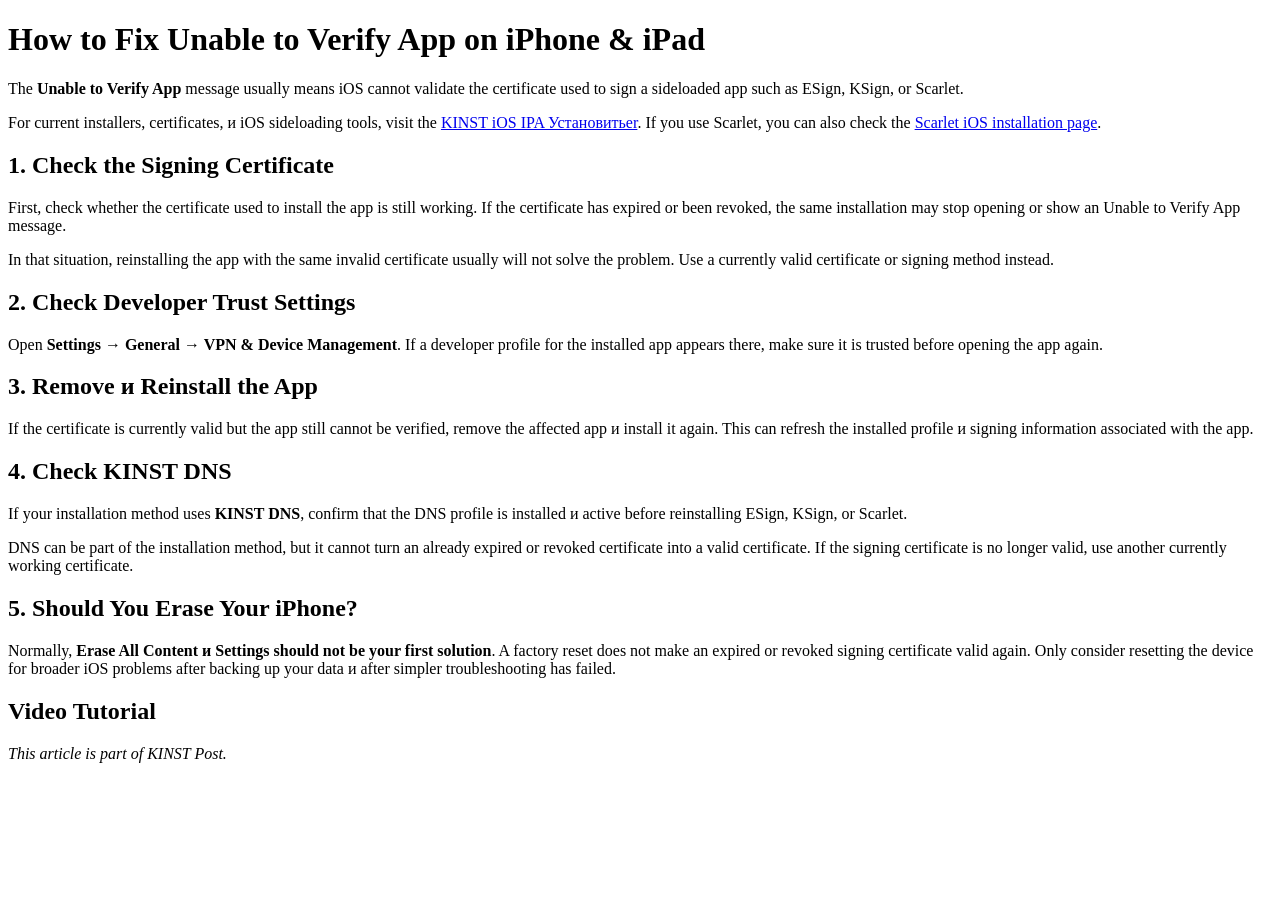
<file: public/site/post/unable-to-verify.html>
﻿<!DOCTYPE html>

<html lang="en">
<head>
<meta charset="utf-8"/>
<title>How to Fix Unable to Verify App on iPhone &amp; iPad | KINST</title>
<meta content="Troubleshoot the Unable to Verify App error on iPhone и iPad when using ESign, KSign, or Scarlet. Check certificate status, trust settings, DNS, и reinstall options." name="description"/>
<meta content="width=device-width, initial-scale=1" name="viewport"/>
<link href="unable-to-verify.html" rel="canonical"/>
<meta content="index,follow" name="robots"/>
<meta content="KINST" name="author"/>
<meta content="article" property="og:type"/>
<meta content="KINST" property="og:site_name"/>
<meta content="How to Fix Unable to Verify App on iPhone &amp; iPad" property="og:title"/>
<meta content="Troubleshoot Unable to Verify App errors with ESign, KSign, Scarlet, certificate status, trust settings, DNS, и reinstall options." property="og:description"/>
<meta content="https://applejr.net/post/unable-to-verify.html" property="og:url"/>
<!-- Schema HowTo JSON-LD -->
<script type="application/ld+json">
  {
    "@context": "https://schema.org",
    "@type": "HowTo",
    "name": "How to Troubleshoot Unable to Verify App on iPhone и iPad",
    "description": "Troubleshooting steps for Unable to Verify App errors with ESign, KSign, Scarlet и other sideloaded apps.",
    "step": [
      {
        "@type": "HowToStep",
        "name": "Check the Signing Certificate",
        "text": "Confirm that the certificate currently used to install the app is still valid. If it has expired or been revoked, reinstall the app using a currently working certificate."
      },
      {
        "@type": "HowToStep",
        "name": "Check Developer Trust",
        "text": "Open Settings, go to General и VPN & Device Management, и check whether the developer profile is available и trusted."
      },
      {
        "@type": "HowToStep",
        "name": "Remove и Reinstall the App",
        "text": "Delete the affected app и reinstall it using a currently valid signing method or certificate."
      },
      {
        "@type": "HowToStep",
        "name": "Check KINST DNS if Your Установитьation Uses It",
        "text": "If you use the KINST DNS method, confirm that the DNS profile is installed и active before reinstalling the app."
      }
    ]
  }
  </script>
<meta content="width=device-width, initial-scale=1, maximum-scale=1, minimum-scale=1, user-scalable=no, viewport-fit=cover" name="viewport"/>
<meta content="yes" name="apple-mobile-web-app-capable"/>
<meta content="KINST" name="apple-mobile-web-app-title"/>
<link href="assets/img-local/favicon-cc8fd9f1.ico" rel="apple-touch-icon"/>
<style id="kinst-overrides">
  :root{ --kinst-ease: cubic-bezier(.22,1,.36,1); }
  html, body { -webkit-user-select:none; user-select:none; -webkit-touch-callout:none; touch-action: pan-y; overscroll-behavior-y: contain; }
  input, textarea, [contenteditable="true"] { -webkit-user-select:text; user-select:text; }
  img, a { -webkit-touch-callout: none !important; -webkit-user-drag: none; }
  * { transition-timing-function: var(--kinst-ease) !important; }
  .card, .featured-item, .featured-card, .hero-card, .badge, .nav-link, .sub-tab, .tool-cat, .bottom-nav-glass, .modal-content{
    transition: transform .5s var(--kinst-ease), box-shadow .5s var(--kinst-ease), background .5s var(--kinst-ease), color .5s var(--kinst-ease), opacity .5s var(--kinst-ease), border-color .5s var(--kinst-ease) !important;
  }
  .badge:hover, .nav-link:hover, .sub-tab:hover, .tool-cat:hover { transform: translateY(-1px); }
  .card:hover, .featured-item:hover { transform: translateY(-3px); }
  @keyframes kinstFadeUp { from { opacity:0; transform: translateY(14px);} to {opacity:1; transform:none;} }
  .page.active > .page-container > * { animation: kinstFadeUp .55s var(--kinst-ease) both; }
  .page.active > .page-container > *:nth-child(2){ animation-delay:.05s;}
  .page.active > .page-container > *:nth-child(3){ animation-delay:.10s;}
  .page.active > .page-container > *:nth-child(4){ animation-delay:.15s;}
  #pageTitle{ letter-spacing:.14em; font-weight:900; background:none !important; -webkit-text-fill-color: initial; color: #fff;}
  #pageTitle small{display:block;font-size:.42em;letter-spacing:.24em;opacity:.65;font-weight:600;margin-top:2px;}
  /* Add-to-home overlay */
  #kinstA2H{position:fixed;inset:0;z-index:99999;background:radial-gradient(120% 90% at 50% 0%,#151a2b 0%,#07080d 60%);color:#fff;font-family:Inter,system-ui,-apple-system,sans-serif;padding:28px 22px;display:none;flex-direction:column;overflow-y:auto;animation:kinstFadeUp .55s var(--kinst-ease) both;}
  #kinstA2H.show{display:flex;}
  #kinstA2H .logo{font-weight:900;font-size:44px;letter-spacing:.18em;text-align:center;margin:14px 0 4px;}
  #kinstA2H .sub{opacity:.7;text-align:center;font-size:13px;letter-spacing:.14em;margin-bottom:22px;}
  #kinstA2H h2{font-size:22px;margin:0 0 6px;text-align:center;}
  #kinstA2H p.lead{opacity:.8;text-align:center;margin:0 0 22px;font-size:14px;line-height:1.5;}
  #kinstA2H ol{list-style:none;padding:0;margin:0;display:grid;gap:12px;}
  #kinstA2H li{background:linear-gradient(180deg,rgba(255,255,255,.06),rgba(255,255,255,.02));border:1px solid rgba(255,255,255,.08);border-radius:16px;padding:14px 16px;display:flex;gap:12px;align-items:flex-start;}
  #kinstA2H li .n{flex:0 0 32px;height:32px;border-radius:50%;background:linear-gradient(135deg,#1abc9c,#0ea5e9);display:flex;align-items:center;justify-content:center;font-weight:800;}
  #kinstA2H li b{display:block;margin-bottom:2px;}
  #kinstA2H li span{opacity:.75;font-size:13px;line-height:1.5;}
  #kinstA2H .hint{margin-top:18px;text-align:center;font-size:12px;opacity:.55;}
  #kinstA2H .cta{margin:22px auto 8px;background:linear-gradient(135deg,#1abc9c,#0ea5e9);color:#fff;border:0;padding:14px 22px;border-radius:14px;font-weight:700;font-size:15px;letter-spacing:.04em;box-shadow:0 10px 30px -10px rgba(26,188,156,.6);}
  #kinstA2H .icn{display:inline-block;width:22px;height:22px;vertical-align:-6px;margin:0 4px;}
  /* Instructions modal */
  #kinstHelpBtn{position:fixed;right:14px;bottom:82px;z-index:9998;background:rgba(255,255,255,.08);border:1px solid rgba(255,255,255,.14);color:#fff;backdrop-filter: blur(12px);border-radius:999px;padding:10px 14px;font-weight:700;font-size:13px;box-shadow:0 10px 24px -12px #000;}
  #kinstHelp{position:fixed;inset:0;z-index:99998;background:rgba(6,8,14,.72);backdrop-filter:blur(8px);display:none;align-items:flex-end;justify-content:center;}
  #kinstHelp.show{display:flex;animation:kinstFadeUp .4s var(--kinst-ease) both;}
  #kinstHelp .sheet{width:100%;max-width:520px;background:#0f1220;color:#fff;border-radius:22px 22px 0 0;padding:22px 22px 32px;max-height:88vh;overflow-y:auto;border:1px solid rgba(255,255,255,.08);}
  #kinstHelp h3{margin:0 0 10px;font-size:20px;}
  #kinstHelp h4{margin:16px 0 6px;font-size:14px;color:#1abc9c;letter-spacing:.08em;text-transform:uppercase;}
  #kinstHelp p, #kinstHelp li{font-size:14px;line-height:1.55;opacity:.85;}
  #kinstHelp ol, #kinstHelp ul{padding-left:20px;margin:6px 0;}
  #kinstHelp .close{position:sticky;top:0;float:right;background:rgba(255,255,255,.08);border:0;color:#fff;width:34px;height:34px;border-radius:50%;font-size:20px;line-height:34px;}
</style>
</head>
<body>
<h1>How to Fix Unable to Verify App on iPhone &amp; iPad</h1>
<p>The <b>Unable to Verify App</b> message usually means iOS cannot validate the certificate used to sign a sideloaded app such as ESign, KSign, or Scarlet.</p>
<p>For current installers, certificates, и iOS sideloading tools, visit the <a href="../index.htm">KINST iOS IPA Установитьer</a>. If you use Scarlet, you can also check the <a href="scarlet.html">Scarlet iOS installation page</a>.</p>
<h2>1. Check the Signing Certificate</h2>
<p>First, check whether the certificate used to install the app is still working. If the certificate has expired or been revoked, the same installation may stop opening or show an Unable to Verify App message.</p>
<p>In that situation, reinstalling the app with the same invalid certificate usually will not solve the problem. Use a currently valid certificate or signing method instead.</p>
<h2>2. Check Developer Trust Settings</h2>
<p>Open <b>Settings → General → VPN &amp; Device Management</b>. If a developer profile for the installed app appears there, make sure it is trusted before opening the app again.</p>
<h2>3. Remove и Reinstall the App</h2>
<p>If the certificate is currently valid but the app still cannot be verified, remove the affected app и install it again. This can refresh the installed profile и signing information associated with the app.</p>
<h2>4. Check KINST DNS</h2>
<p>If your installation method uses <b>KINST DNS</b>, confirm that the DNS profile is installed и active before reinstalling ESign, KSign, or Scarlet.</p>
<p>DNS can be part of the installation method, but it cannot turn an already expired or revoked certificate into a valid certificate. If the signing certificate is no longer valid, use another currently working certificate.</p>
<h2>5. Should You Erase Your iPhone?</h2>
<p>Normally, <b>Erase All Content и Settings should not be your first solution</b>. A factory reset does not make an expired or revoked signing certificate valid again. Only consider resetting the device for broader iOS problems after backing up your data и after simpler troubleshooting has failed.</p>
<h2>Video Tutorial</h2>


<p><i>This article is part of KINST Post.</i></p>
</body>
</html>
</file>
<file: public/site/assets/css/style.min.css>
:root{
  --primary:#69e56f;
  --primary-2:#34d399;
  --primary-3:#1abc9c;
  --blue:#0a84ff;
  --red:#ff453a;
  --bg:#06080c;
  --bg-deep:#020305;
  --surface:rgba(19,22,28,.82);
  --surface-2:rgba(255,255,255,.055);
  --surface-3:rgba(255,255,255,.085);
  --text:#f7f8fa;
  --muted:#939aa6;
  --muted-2:#6f7681;
  --border:rgba(255,255,255,.085);
  --border-strong:rgba(255,255,255,.14);
  --shadow:0 16px 42px rgba(0,0,0,.34);
  --radius-xl:24px;
  --radius-lg:20px;
  --radius-md:16px;
}

*{box-sizing:border-box}
html{min-height:100%;background:#000;scroll-behavior:smooth}
body{
  margin:0;
  min-height:100vh;
  padding-bottom:112px;
  color:var(--text);
  font-family:-apple-system,BlinkMacSystemFont,"SF Pro Display","SF Pro Text","Segoe UI",sans-serif;
  background:
    radial-gradient(circle at 50% -8%,rgba(81,223,108,.11),transparent 30%),
    radial-gradient(circle at 115% 30%,rgba(10,132,255,.075),transparent 26%),
    linear-gradient(180deg,#05070a 0%,#090c11 48%,#05070a 100%);
  overscroll-behavior-y:none;
}
body::before{
  content:"";
  position:fixed;
  inset:0;
  pointer-events:none;
  background-image:linear-gradient(rgba(255,255,255,.012) 1px,transparent 1px),linear-gradient(90deg,rgba(255,255,255,.01) 1px,transparent 1px);
  background-size:34px 34px;
  mask-image:linear-gradient(to bottom,rgba(0,0,0,.4),transparent 72%);
  z-index:-1;
}
a{color:inherit}
img{display:block;max-width:100%}
button,input,select{font:inherit}
button{color:inherit}

#main-content{width:100%}
.page{display:none;padding:0 16px 18px;opacity:0;transform:translateY(8px)}
.page.active{display:block;opacity:1;transform:translateY(0);animation:ajPageIn .28s ease both}
.page-container{width:100%;max-width:700px;margin:0 auto}
@keyframes ajPageIn{from{opacity:0;transform:translateY(8px)}to{opacity:1;transform:none}}

/* Brand header: keep the production H1 text intact, redesign only visually. */
#pageTitle{
  position:relative;
  z-index:20;
  width:100%;
  max-width:700px;
  margin:0 auto;
  padding:24px 18px 19px;
  text-align:left;
  color:#fff;
  font-size:34px;
  font-weight:900;
  line-height:1;
  letter-spacing:-1.5px;
}
#pageTitle::first-letter{letter-spacing:-2px}
#pageTitle::before{
  content:"";
  position:absolute;
  left:16px;
  top:15px;
  width:46px;
  height:46px;
  border-radius:18px;
  background:radial-gradient(circle,rgba(105,229,111,.13),transparent 70%);
  filter:blur(4px);
  z-index:-1;
}
#pageTitle::after{
  content:"iOS Apps • IPA Installer • Signer";
  display:block;
  margin-top:8px;
  color:var(--muted);
  font-size:12px;
  font-weight:550;
  line-height:1.2;
  letter-spacing:.05px;
}

/* ======================== HERO SLIDER ======================== */
.featured-container{
  display:flex;
  gap:13px;
  overflow-x:auto;
  padding:3px 1px 2px;
  scroll-snap-type:x mandatory;
  scroll-behavior:smooth;
  -webkit-overflow-scrolling:touch;
  scrollbar-width:none;
}
.featured-container::-webkit-scrollbar{display:none}
.featured-card{
  position:relative;
  flex:0 0 96%;
  max-width:96%;
  height:286px;
  overflow:hidden;
  border:1px solid rgba(255,255,255,.10);
  border-radius:24px;
  scroll-snap-align:center;
  background:
    radial-gradient(circle at 82% 52%,rgba(67,220,95,.23),transparent 34%),
    linear-gradient(135deg,#101814 0%,#0b100e 57%,#0a0d0c 100%);
  box-shadow:inset 0 1px 0 rgba(255,255,255,.07),0 20px 52px rgba(0,0,0,.34);
  cursor:pointer;
  isolation:isolate;
}
.featured-card:nth-child(2){
  background:
    radial-gradient(circle at 82% 52%,rgba(117,88,255,.28),transparent 35%),
    linear-gradient(135deg,#15131c 0%,#0d0c12 58%,#09090d 100%);
}
.featured-card:nth-child(3){
  background:
    radial-gradient(circle at 82% 52%,rgba(10,132,255,.28),transparent 35%),
    linear-gradient(135deg,#0f1821 0%,#0b1118 58%,#080b0f 100%);
}
.featured-card::before{
  content:"FEATURED";
  position:absolute;
  top:20px;
  left:20px;
  z-index:7;
  padding:5px 9px;
  border-radius:999px;
  color:#9cf29d;
  background:rgba(69,208,84,.12);
  border:1px solid rgba(109,230,116,.17);
  font-size:7px;
  font-weight:900;
  letter-spacing:.72px;
}
.featured-card:nth-child(2)::before{content:"APPLEJR";color:#b9aaff;background:rgba(126,98,255,.12);border-color:rgba(147,123,255,.18)}
.featured-card:nth-child(3)::before{content:"NEW";color:#9ac9ff;background:rgba(10,132,255,.12);border-color:rgba(69,157,255,.18)}
.featured-card::after{
  content:"";
  position:absolute;
  inset:0;
  z-index:1;
  background:linear-gradient(90deg,rgba(4,6,6,.14),transparent 64%);
  pointer-events:none;
}
.featured-visual{
  position:absolute;
  z-index:2;
  top:38px;
  right:16px;
  width:43%;
  height:210px;
  display:grid;
  place-items:center;
  perspective:900px;
}
.featured-visual::before{
  content:"";
  position:absolute;
  width:160px;
  height:160px;
  border-radius:50%;
  border:1px solid rgba(116,239,121,.18);
  box-shadow:0 0 42px rgba(70,219,92,.16),inset 0 0 34px rgba(70,219,92,.07);
}
.featured-card:nth-child(2) .featured-visual::before{border-color:rgba(151,126,255,.20);box-shadow:0 0 42px rgba(119,89,255,.18),inset 0 0 34px rgba(119,89,255,.08)}
.featured-card:nth-child(3) .featured-visual::before{border-color:rgba(90,169,255,.20);box-shadow:0 0 42px rgba(10,132,255,.18),inset 0 0 34px rgba(10,132,255,.08)}
.featured-visual img{
  position:relative;
  z-index:3;
  width:min(180px,94%);
  height:148px;
  object-fit:cover;
  border-radius:20px;
  border:1px solid rgba(255,255,255,.15);
  box-shadow:0 20px 42px rgba(0,0,0,.50),inset 0 1px 0 rgba(255,255,255,.08);
  transform:rotate(4deg) translateZ(0);
  transition:transform .35s ease,filter .35s ease;
}
.featured-card:nth-child(2) .featured-visual img{transform:rotate(-4deg) translateZ(0)}
.featured-card:nth-child(3) .featured-visual img{transform:rotate(3deg) translateZ(0)}
.featured-orbit{
  position:absolute;
  z-index:4;
  right:8%;
  bottom:17px;
  width:11px;
  height:11px;
  border-radius:50%;
  background:#70e46f;
  box-shadow:0 0 0 6px rgba(103,230,105,.07),0 0 24px rgba(103,230,105,.48);
}
.featured-card:nth-child(2) .featured-orbit{background:#8972ff;box-shadow:0 0 0 6px rgba(137,114,255,.07),0 0 24px rgba(137,114,255,.48)}
.featured-card:nth-child(3) .featured-orbit{background:#4da3ff;box-shadow:0 0 0 6px rgba(77,163,255,.07),0 0 24px rgba(77,163,255,.48)}
.featured-card:active .featured-visual img{transform:scale(.98) rotate(1deg)}
.featured-info{
  position:absolute;
  left:20px;
  top:66px;
  bottom:auto;
  right:46%;
  z-index:6;
  padding:0;
  background:none;
}
.featured-info h3{
  margin:0 0 9px;
  color:#fff;
  font-size:31px;
  font-weight:900;
  line-height:1.01;
  letter-spacing:-1.05px;
  text-shadow:none;
}
.featured-info p{
  margin:0;
  max-width:290px;
  color:rgba(255,255,255,.63);
  font-size:12px;
  line-height:1.5;
  text-shadow:none;
}
.featured-info::after{
  content:"View Guide  →";
  display:inline-flex;
  align-items:center;
  justify-content:center;
  margin-top:18px;
  padding:9px 12px;
  border-radius:11px;
  color:#071008;
  background:linear-gradient(135deg,#7bf273,#56d863);
  box-shadow:0 8px 18px rgba(74,207,84,.14);
  font-size:9px;
  font-weight:900;
  letter-spacing:.1px;
}
.featured-card:nth-child(2) .featured-info::after{content:"Explore Apps  →";color:#fff;background:linear-gradient(135deg,#765cf7,#9b72ff);box-shadow:0 8px 18px rgba(118,92,247,.16)}
.featured-card:nth-child(3) .featured-info::after{content:"Install Now  →";color:#fff;background:linear-gradient(135deg,#0a84ff,#4aa4ff);box-shadow:0 8px 18px rgba(10,132,255,.16)}
.hero-dots{display:flex;justify-content:center;gap:6px;padding:11px 0 19px}
.hero-dot{width:6px;height:6px;padding:0;border:0;border-radius:50%;background:#4d535c;transition:width .2s ease,background .2s ease}
.hero-dot.active{width:19px;border-radius:999px;background:#69e56a}

/* ======================== TRENDING HOME ======================== */
#page-library>.page-container>.featured-simple.featured-pro{
  margin:0 0 18px;
  padding:0;
  border:0;
  background:transparent;
  box-shadow:none;
  backdrop-filter:none;
  overflow:visible;
}
#page-library>.page-container>.featured-simple .featured-header{
  display:flex;
  align-items:center;
  justify-content:space-between;
  gap:8px;
  margin:0 2px 12px;
  font-size:18px;
  font-weight:850;
  letter-spacing:-.35px;
}
#page-library .featured-chip{
  position:relative;
  padding:5px 9px 5px 17px;
  border-radius:999px;
  color:#fff;
  background:linear-gradient(135deg,#ff9f0a,#ff375f);
  border:1px solid rgba(255,255,255,.20);
  box-shadow:0 6px 15px rgba(255,55,95,.18);
  font-size:8px;
  font-weight:900;
  letter-spacing:.55px;
}
#page-library .featured-chip::before{
  content:"";
  position:absolute;
  left:7px;
  top:50%;
  width:4px;
  height:4px;
  border-radius:50%;
  transform:translateY(-50%);
  background:#fff;
  box-shadow:0 0 7px #fff;
}
#page-library>.page-container>.featured-simple .featured-grid{
  display:grid;
  grid-auto-flow:column;
  grid-auto-columns:132px;
  gap:10px;
  overflow-x:auto;
  padding:1px 1px 8px;
  scrollbar-width:none;
  -webkit-overflow-scrolling:touch;
}
#page-library>.page-container>.featured-simple .featured-grid::-webkit-scrollbar{display:none}
#page-library>.page-container>.featured-simple .featured-item{
  position:relative;
  display:flex;
  flex-direction:column;
  align-items:stretch;
  gap:0;
  min-height:187px;
  padding:12px;
  overflow:visible;
  border-radius:18px;
  border:1px solid var(--border);
  background:radial-gradient(circle at 18% 0%,rgba(255,255,255,.09),transparent 34%),linear-gradient(160deg,rgba(255,255,255,.07),rgba(255,255,255,.018));
  box-shadow:inset 0 1px 0 rgba(255,255,255,.06),0 10px 27px rgba(0,0,0,.23);
}
#page-library>.page-container>.featured-simple .featured-item.pro{
  background:radial-gradient(circle at 12% 0%,rgba(75,220,95,.12),transparent 36%),linear-gradient(160deg,rgba(255,255,255,.07),rgba(255,255,255,.018));
  border-color:rgba(96,226,103,.13);
}
#page-library>.page-container>.featured-simple .featured-item::before{display:none}
#page-library>.page-container>.featured-simple .featured-item img{
  width:58px;
  height:58px;
  margin:0 auto 10px;
  border-radius:15px;
  object-fit:cover;
  border:.5px solid rgba(255,255,255,.13);
  box-shadow:0 8px 20px rgba(0,0,0,.28);
}
#page-library>.page-container>.featured-simple .f-info{text-align:center;min-width:0}
#page-library>.page-container>.featured-simple .f-title{
  overflow:hidden;
  color:#fff;
  font-size:12px;
  font-weight:800;
  white-space:nowrap;
  text-overflow:ellipsis;
}
#page-library>.page-container>.featured-simple .f-desc{
  min-height:28px;
  margin-top:4px;
  overflow:hidden;
  color:rgba(255,255,255,.52);
  font-size:9px;
  line-height:1.35;
  display:-webkit-box;
  -webkit-line-clamp:2;
  -webkit-box-orient:vertical;
  white-space:normal;
}
#page-library>.page-container>.featured-simple .badge{
  display:flex;
  align-items:center;
  justify-content:center;
  width:100%;
  min-width:0;
  margin-top:auto;
  padding:8px 7px;
  border-radius:11px;
  color:#86f380;
  background:rgba(74,205,85,.075);
  border:1px solid rgba(97,225,104,.19);
  box-shadow:inset 0 1px 0 rgba(255,255,255,.04);
  font-size:10px;
  font-weight:800;
  text-decoration:none;
}
#page-library .featured-item[data-badge]::after{
  content:attr(data-badge);
  position:absolute;
  top:8px;
  right:8px;
  z-index:6;
  padding:3px 6px;
  border-radius:999px;
  color:#fff;
  background:linear-gradient(135deg,#ff375f,#ff2d55);
  border:1px solid rgba(255,255,255,.18);
  font-size:6.5px;
  font-weight:900;
  letter-spacing:.35px;
  box-shadow:0 5px 11px rgba(255,45,85,.19);
}
#page-library .featured-item[data-badge^="v"]::after{background:linear-gradient(135deg,#0a84ff,#5e5ce6)}

.library-ad{min-height:0;margin:3px 0 13px!important}
.library-ad:empty{display:none}

/* ======================== HOME CATEGORY CHIPS ======================== */
.sub-tabs{
  display:flex;
  align-items:center;
  gap:8px;
  margin:0 -16px 15px;
  padding:2px 16px 5px;
  overflow-x:auto;
  scrollbar-width:none;
  -webkit-overflow-scrolling:touch;
}
.sub-tabs::-webkit-scrollbar{display:none}
.sub-tab{
  position:relative;
  display:inline-flex;
  align-items:center;
  justify-content:center;
  flex:0 0 auto;
  min-width:88px;
  padding:10px 15px;
  border:1px solid rgba(255,255,255,.10);
  border-radius:999px;
  color:rgba(255,255,255,.72);
  background:rgba(255,255,255,.032);
  font-size:10px;
  font-weight:800;
  cursor:pointer;
  white-space:nowrap;
  transition:background .18s ease,border-color .18s ease,color .18s ease,transform .18s ease,box-shadow .18s ease;
}
.sub-tab svg{display:none!important}
.sub-tab.active{
  color:#071008;
  background:linear-gradient(135deg,#79ef72,#55d765);
  border-color:transparent;
  box-shadow:0 8px 20px rgba(71,205,84,.17);
}
.sub-tab:active{transform:scale(.97)}
.sub-has-new::after{display:none!important;content:none!important}
.category-heading{
  margin:8px 2px 12px;
  color:#fff;
  font-size:18px;
  font-weight:850;
  line-height:1.25;
  letter-spacing:-.35px;
}

/* ======================== INSTALLER CARDS ======================== */
.cat-list{padding-bottom:4px}
.cat-list .card{
  position:relative;
  display:grid;
  grid-template-columns:minmax(0,1fr) auto;
  align-items:center;
  gap:12px;
  min-height:86px;
  margin:0 0 9px;
  padding:12px;
  overflow:visible;
  border-radius:19px;
  border:1px solid var(--border);
  background:radial-gradient(circle at 0% 0%,rgba(255,255,255,.085),transparent 34%),linear-gradient(145deg,rgba(255,255,255,.06),rgba(255,255,255,.016));
  box-shadow:inset 0 1px 0 rgba(255,255,255,.055),0 10px 28px rgba(0,0,0,.22);
  backdrop-filter:blur(18px);
  -webkit-backdrop-filter:blur(18px);
}
.cat-list .card::before{
  content:"";
  position:absolute;
  left:-35px;
  top:-35px;
  width:110px;
  height:110px;
  border-radius:50%;
  background:rgba(71,209,94,.06);
  filter:blur(18px);
  pointer-events:none;
}
.cat-list .card>.left{
  display:grid;
  grid-template-columns:58px minmax(0,1fr);
  align-items:center;
  gap:11px;
  min-width:0;
}
.cat-list .card .left>div{min-width:0}
.cat-list .app-icon{
  width:58px;
  height:58px;
  border-radius:16px;
  object-fit:cover;
  border:1px solid rgba(255,255,255,.10);
  box-shadow:0 9px 22px rgba(0,0,0,.27),0 0 20px rgba(78,225,102,.055);
}
.cat-list .card h3{
  overflow:hidden;
  margin:0;
  color:#fff;
  font-size:15px;
  font-weight:850;
  line-height:1.15;
  letter-spacing:-.25px;
  white-space:nowrap;
  text-overflow:ellipsis;
}
.cat-list .card small,
.cat-list .card .meta{
  display:flex;
  align-items:center;
  gap:6px;
  min-width:0;
  margin-top:6px;
  color:rgba(255,255,255,.60);
  font-size:10.5px;
  line-height:1.25;
}
.cat-list .card .buttons{display:flex;align-items:center}
.cat-list .badge{
  display:inline-flex;
  align-items:center;
  justify-content:center;
  gap:5px;
  min-width:72px;
  padding:9px 11px;
  border:1px solid rgba(94,224,103,.20);
  border-radius:12px;
  color:#7cf077;
  background:linear-gradient(135deg,rgba(70,210,84,.12),rgba(70,210,84,.045));
  box-shadow:inset 0 1px 0 rgba(255,255,255,.05);
  font-size:10px;
  font-weight:850;
  text-decoration:none;
  transition:transform .16s ease,background .16s ease,box-shadow .16s ease;
}
.cat-list .badge::before{content:"↓";font-size:12px;line-height:1}
.cat-list .badge:active{transform:scale(.95)}
.cat-list .badge:hover{background:linear-gradient(135deg,rgba(75,225,92,.21),rgba(75,225,92,.07));box-shadow:0 8px 18px rgba(61,210,79,.08)}
.cat-list .card.moving-new-card::after{
  content:"✦";
  position:absolute;
  top:-7px;
  right:12px;
  z-index:8;
  width:20px;
  height:20px;
  display:grid;
  place-items:center;
  border-radius:50%;
  color:#9bf197;
  background:rgba(65,204,82,.12);
  border:1px solid rgba(110,232,116,.19);
  box-shadow:0 5px 14px rgba(57,201,76,.11),inset 0 1px 0 rgba(255,255,255,.07);
  font-size:10px;
  line-height:1;
  pointer-events:none;
}

/* Visual-only DOM transformation created by JS from the existing "DNS • Name" text. */
.dns-meta-redesign{display:flex!important;align-items:center!important;gap:6px!important;flex-wrap:wrap!important;margin-top:6px!important}
.dns-pill{
  display:inline-flex;
  align-items:center;
  gap:4px;
  flex:0 0 auto;
  padding:3px 6px;
  border-radius:999px;
  color:#91f590;
  background:linear-gradient(135deg,rgba(69,211,85,.14),rgba(69,211,85,.055));
  border:1px solid rgba(105,229,111,.18);
  font-size:7px;
  font-weight:900;
  letter-spacing:.42px;
}
.dns-pill svg{width:10px;height:10px;fill:currentColor;filter:drop-shadow(0 0 4px rgba(104,240,111,.26))}
.required-pill{
  display:inline-flex;
  align-items:center;
  justify-content:center;
  flex:0 0 auto;
  padding:3px 7px;
  border-radius:999px;
  color:#ffd38a;
  background:linear-gradient(135deg,rgba(255,159,10,.13),rgba(255,159,10,.045));
  border:1px solid rgba(255,181,57,.17);
  font-size:7px;
  font-weight:900;
  letter-spacing:.38px;
}
.dns-name{
  overflow:hidden;
  min-width:0;
  max-width:180px;
  color:rgba(255,255,255,.56);
  font-size:10.5px;
  white-space:nowrap;
  text-overflow:ellipsis;
}
.dns-name::before{
  content:"";
  display:inline-block;
  width:5px;
  height:5px;
  margin-right:5px;
  vertical-align:1px;
  border-radius:50%;
  background:#66e774;
  box-shadow:0 0 5px rgba(102,231,116,.7);
}
.anti-revoke-meta .dns-name{color:#7de87e}
.download-only-card .badge{color:#83b9ff;background:rgba(10,132,255,.08);border-color:rgba(10,132,255,.19)}
.download-only-card .badge::before{content:"↓"}

/* ======================== IPA LIBRARY ======================== */
#page-tools .page-container{padding-top:2px}
#page-tools h2,
#page-signer h2{
  margin:8px 2px 7px;
  color:#fff;
  font-size:28px;
  font-weight:900;
  letter-spacing:-.8px;
}
.tools-note{
  margin:0 0 14px;
  color:rgba(255,255,255,.54);
  font-size:11.5px;
  line-height:1.55;
}
.text-btn{
  all:unset;
  display:inline;
  margin:0 2px;
  color:#87c7ff;
  font-weight:700;
  cursor:pointer;
}
.tools-search-glass{
  display:flex;
  align-items:center;
  gap:9px;
  margin:13px 0 13px;
  padding:13px 14px;
  border:1px solid var(--border);
  border-radius:16px;
  background:rgba(255,255,255,.045);
  box-shadow:inset 0 1px 0 rgba(255,255,255,.045);
}
.search-icon{font-size:14px;opacity:.58}
.tools-search-glass input{
  flex:1;
  min-width:0;
  border:0;
  outline:0;
  color:#fff;
  background:transparent;
  font-size:12px;
}
.tools-search-glass input::placeholder{color:#727a85}
.tools-category{
  display:flex;
  gap:7px;
  margin:0 -16px 14px;
  padding:0 16px 4px;
  overflow-x:auto;
  scrollbar-width:none;
}
.tools-category::-webkit-scrollbar{display:none}
.tool-cat{
  width:auto;
  flex:0 0 auto;
  margin:0;
  padding:8px 13px;
  border:1px solid var(--border-strong);
  border-radius:999px;
  color:#d5d8dd;
  background:rgba(255,255,255,.035);
  font-size:10px;
  font-weight:800;
  white-space:nowrap;
}
.tool-cat.active{color:#071108;background:linear-gradient(135deg,#7af072,#55d96a);border-color:transparent}
.tools-grid{display:grid;grid-template-columns:repeat(2,minmax(0,1fr));gap:10px}
.tool-card{
  min-width:0;
  padding:14px 12px 12px;
  text-align:center;
  border:1px solid var(--border);
  border-radius:18px;
  background:linear-gradient(155deg,rgba(255,255,255,.065),rgba(255,255,255,.018));
  box-shadow:inset 0 1px 0 rgba(255,255,255,.045),0 10px 24px rgba(0,0,0,.18);
}
.tool-card img{width:60px;height:60px;margin:0 auto 10px;border-radius:15px;object-fit:cover;box-shadow:0 8px 18px rgba(0,0,0,.25)}
.tool-card h4{overflow:hidden;margin:0;text-align:center;color:#fff;font-size:12px;font-weight:850;white-space:nowrap;text-overflow:ellipsis}
.tool-card small{display:block;overflow:hidden;margin-top:4px;text-align:center;color:rgba(255,255,255,.45);font-size:9px;white-space:nowrap;text-overflow:ellipsis}
.tool-card a{
  display:flex;
  align-items:center;
  justify-content:center;
  width:calc(100% - 4px);
  margin:10px auto 0;
  padding:8px 7px;
  border:1px solid rgba(10,132,255,.17);
  border-radius:11px;
  color:#7ab9ff;
  background:rgba(10,132,255,.07);
  font-size:9.5px;
  font-weight:850;
  text-decoration:none;
}
#toolsLoadMore{
  display:none;
  width:auto;
  margin:16px auto 0;
  padding:10px 18px;
  border:1px solid rgba(105,229,111,.20);
  border-radius:999px;
  color:#77ec74;
  background:rgba(69,210,84,.08);
  font-size:10px;
  font-weight:850;
}

/* ======================== SIGNER ======================== */
#page-signer .page-container{padding-top:3px}
#page-signer form{
  position:relative;
  max-width:700px;
  margin:0 auto;
  padding:20px;
  overflow:hidden;
  border:1px solid var(--border);
  border-radius:24px;
  background:radial-gradient(circle at 8% 0%,rgba(105,229,111,.095),transparent 28%),linear-gradient(155deg,rgba(255,255,255,.065),rgba(255,255,255,.018));
  box-shadow:inset 0 1px 0 rgba(255,255,255,.06),0 18px 44px rgba(0,0,0,.28);
}
#page-signer form::before{
  content:"APPLEJR SIGNER";
  display:inline-block;
  margin-bottom:8px;
  color:#89ef86;
  font-size:8px;
  font-weight:900;
  letter-spacing:1.2px;
}
#page-signer form h2{margin:0 0 4px;font-size:28px}
#page-signer form h2::after{
  content:"Select an IPA file and choose your signing certificate.";
  display:block;
  max-width:440px;
  margin-top:8px;
  color:var(--muted);
  font-size:11px;
  font-weight:500;
  line-height:1.45;
  letter-spacing:0;
}
.drop-zone{
  display:flex;
  flex-direction:column;
  align-items:center;
  justify-content:center;
  min-height:145px;
  margin:20px 0 14px;
  padding:22px 14px;
  border:1px dashed rgba(105,229,111,.31);
  border-radius:19px;
  color:#fff;
  background:rgba(68,207,83,.035);
  cursor:pointer;
  font-size:13px;
  font-weight:800;
  text-align:center;
  transition:border-color .18s ease,background .18s ease,transform .18s ease;
}
.drop-zone::before{
  content:"↑";
  display:grid;
  place-items:center;
  width:46px;
  height:46px;
  margin-bottom:10px;
  border-radius:14px;
  color:#7aed76;
  background:rgba(73,209,86,.10);
  border:1px solid rgba(105,229,111,.13);
  font-size:24px;
}
.drop-zone::after{
  content:"Tap or drop your IPA here";
  display:block;
  margin-top:5px;
  color:#777f8a;
  font-size:9px;
  font-weight:500;
}
.drop-zone.dragover{border-color:#7aed76;background:rgba(73,209,86,.075);transform:scale(.995)}
.toggle-group{
  display:flex;
  align-items:center;
  justify-content:space-between;
  gap:12px;
  margin:13px 0;
  padding:13px 14px;
  border:1px solid var(--border);
  border-radius:16px;
  background:rgba(255,255,255,.035);
  color:#fff;
  font-size:11px;
  font-weight:750;
}
.switch{position:relative;display:inline-block;width:43px;height:25px;flex:0 0 auto}
.switch input{display:none}
.slider{position:absolute;inset:0;border-radius:999px;background:#343940;transition:.2s}
.slider::before{content:"";position:absolute;left:3px;bottom:3px;width:19px;height:19px;border-radius:50%;background:#fff;box-shadow:0 2px 5px rgba(0,0,0,.25);transition:.2s}
.switch input:checked+.slider{background:#47d15a}
.switch input:checked+.slider::before{transform:translateX(18px)}
#page-signer label:not(.switch){display:block;margin:13px 0 6px;color:#dfe3e7;font-size:10.5px;font-weight:800}
#page-signer select,
#page-signer input[type=file],
#page-signer input[type=password]{
  width:100%;
  margin:0 0 10px;
  padding:12px 13px;
  border:1px solid var(--border-strong);
  border-radius:13px;
  outline:0;
  color:#fff;
  background:rgba(255,255,255,.045);
  font-size:11px;
}
#page-signer select:focus,
#page-signer input:focus{border-color:rgba(105,229,111,.38);box-shadow:0 0 0 3px rgba(105,229,111,.06)}
#page-signer input[type=file]::file-selector-button{margin-right:9px;padding:7px 9px;border:0;border-radius:9px;color:#071008;background:#71e46c;font-weight:800}
#page-signer .dns-required-btn{
  display:inline-flex!important;
  align-items:center!important;
  justify-content:center!important;
  width:auto!important;
  margin:4px 0 10px!important;
  padding:6px 9px!important;
  border:1px solid rgba(255,69,58,.18)!important;
  border-radius:999px!important;
  color:#ff8b84!important;
  background:rgba(255,69,58,.065)!important;
  box-shadow:none!important;
  font-size:8px!important;
  font-weight:850!important;
  text-decoration:none!important;
}
#submitBtn{
  width:100%;
  margin-top:9px;
  padding:12px 15px;
  border:0;
  border-radius:13px;
  color:#071008;
  background:linear-gradient(135deg,#7bf174,#54d566);
  box-shadow:0 10px 22px rgba(67,205,81,.13);
  font-size:11px;
  font-weight:900;
  cursor:pointer;
}
#loader{display:none;margin-top:12px;text-align:center;color:#9fa6b1;font-size:10px}
#progressBar{display:none;width:100%;height:6px;margin-top:12px;overflow:hidden;border-radius:999px;background:#20242a}
#progressBar div{width:0;height:100%;border-radius:999px;background:linear-gradient(90deg,#5dde66,#34d399);transition:width .2s}
#resultBtns{display:none;margin-top:12px}
#resultBtns .link-btn,
.sign-new-btn{
  display:block;
  width:100%;
  margin-top:8px;
  padding:11px 12px;
  border-radius:12px;
  color:#fff;
  background:#262b31;
  border:1px solid var(--border);
  font-size:10px;
  font-weight:850;
  text-align:center;
  text-decoration:none;
}
#installLink{color:#83ef7d!important;background:rgba(70,209,82,.08)!important;border-color:rgba(98,226,105,.18)!important}
#downloadLink{color:#8fc5ff!important;background:rgba(10,132,255,.07)!important;border-color:rgba(10,132,255,.16)!important}
.sign-new-btn{color:#c3bfff!important;background:rgba(94,92,230,.08)!important;border-color:rgba(94,92,230,.18)!important}

/* ======================== JAILBREAK ======================== */
#page-source .page-container{padding-top:2px}
#page-source .ipa-card{
  margin:0;
  padding:0;
  border:0;
  background:transparent;
  box-shadow:none;
  backdrop-filter:none;
}
#page-source .ipa-card>h3{
  margin:8px 2px 8px;
  color:#fff;
  font-size:26px;
  font-weight:900;
  line-height:1.08;
  letter-spacing:-.72px;
}
#page-source .repo-note{
  display:flex;
  align-items:flex-start;
  gap:8px;
  margin:7px 0;
  padding:10px 11px;
  border:1px solid rgba(255,255,255,.075);
  border-radius:14px;
  color:rgba(255,255,255,.50);
  background:rgba(255,255,255,.025);
  font-size:9.5px;
  line-height:1.45;
}
#page-source .repo-note-icon{flex:0 0 auto;font-size:12px}
#page-source .featured-simple{
  margin-top:18px;
  padding:14px 12px;
  border:1px solid rgba(255,255,255,.075);
  border-radius:20px;
  background:linear-gradient(155deg,rgba(255,255,255,.042),rgba(255,255,255,.012));
  box-shadow:inset 0 1px 0 rgba(255,255,255,.04),0 14px 34px rgba(0,0,0,.18);
}
#page-source .featured-header{
  display:flex;
  align-items:center;
  justify-content:space-between;
  margin:0 2px 12px;
  color:#fff;
  font-size:16px;
  font-weight:850;
}
#page-source .featured-chip{
  padding:4px 7px;
  border-radius:999px;
  color:#8df08a;
  background:rgba(70,210,84,.07);
  border:1px solid rgba(105,229,111,.13);
  font-size:6.8px;
  font-weight:900;
  letter-spacing:.3px;
}
#page-source .featured-grid{display:flex;flex-direction:column;gap:9px}
#page-source .featured-item{
  position:relative;
  display:grid;
  grid-template-columns:58px minmax(0,1fr) auto;
  align-items:center;
  gap:11px;
  min-height:84px;
  padding:12px;
  overflow:visible;
  border:1px solid var(--border);
  border-radius:19px;
  background:radial-gradient(circle at 0% 0%,rgba(255,255,255,.085),transparent 34%),linear-gradient(145deg,rgba(255,255,255,.06),rgba(255,255,255,.016));
  box-shadow:inset 0 1px 0 rgba(255,255,255,.055),0 10px 28px rgba(0,0,0,.20);
  backdrop-filter:blur(18px);
  -webkit-backdrop-filter:blur(18px);
}
#page-source .featured-item.pro{border-color:rgba(103,230,109,.13)}
#page-source .featured-item::before,#page-source .featured-item::after{display:none!important;content:none!important}
#page-source .featured-item img{
  width:58px;
  height:58px;
  border-radius:16px;
  object-fit:cover;
  border:1px solid rgba(255,255,255,.10);
  box-shadow:0 9px 22px rgba(0,0,0,.27),0 0 20px rgba(78,225,102,.04);
}
#page-source .f-info{min-width:0}
#page-source .f-title{overflow:hidden;color:#fff;font-size:14px;font-weight:850;line-height:1.15;letter-spacing:-.22px;white-space:nowrap;text-overflow:ellipsis}
#page-source .f-desc{overflow:hidden;margin-top:5px;color:rgba(255,255,255,.57);font-size:10.5px;white-space:nowrap;text-overflow:ellipsis}
#page-source .f-rating{display:none!important}
#page-source .badge{
  display:inline-flex;
  align-items:center;
  justify-content:center;
  gap:5px;
  min-width:72px;
  padding:9px 11px;
  border:1px solid rgba(94,224,103,.20);
  border-radius:12px;
  color:#7cf077;
  background:linear-gradient(135deg,rgba(70,210,84,.12),rgba(70,210,84,.045));
  box-shadow:inset 0 1px 0 rgba(255,255,255,.05);
  font-size:10px;
  font-weight:850;
  text-decoration:none;
}
#page-source .badge::before{content:"↓";font-size:12px;line-height:1}
#page-source .badge:active{transform:scale(.95)}
#page-source .featured-item:first-child{
  background:radial-gradient(circle at 0% 0%,rgba(94,231,103,.085),transparent 36%),linear-gradient(145deg,rgba(82,213,93,.055),rgba(255,255,255,.012));
  border-color:rgba(106,229,112,.15);
}
#page-source .featured-item:first-child .badge{
  color:#ffcf7d;
  background:rgba(255,159,10,.07);
  border-color:rgba(255,181,57,.15);
}

/* ======================== MODAL ======================== */
.modal{
  position:fixed;
  inset:0;
  z-index:99999;
  display:none;
  align-items:center;
  justify-content:center;
  padding:18px;
  background:rgba(0,0,0,.68);
  backdrop-filter:blur(8px);
}
.modal-content{
  position:relative;
  width:100%;
  max-width:540px;
  max-height:82vh;
  overflow:auto;
  padding:18px;
  border:1px solid rgba(255,255,255,.13);
  border-radius:22px;
  color:#e9ebee;
  background:rgba(17,20,25,.96);
  box-shadow:0 25px 70px rgba(0,0,0,.5);
}
.modal-close{
  position:sticky;
  top:0;
  float:right;
  width:31px;
  height:31px;
  margin:0;
  padding:0;
  border:1px solid var(--border-strong);
  border-radius:50%;
  color:#fff;
  background:#25292f;
  font-size:16px;
  cursor:pointer;
}
#modalBody{font-size:12px;line-height:1.6}
#modalBody img,#modalBody iframe{max-width:100%;border-radius:12px}
#modalBody h1,#modalBody h2,#modalBody h3{color:#fff}

/* ======================== FOOTER ======================== */
.applejr-footer{
  width:calc(100% - 32px);
  max-width:700px;
  margin:25px auto 22px;
  padding:17px 14px 27px;
  text-align:center;
  border:1px solid rgba(255,255,255,.065);
  border-radius:20px;
  background:rgba(255,255,255,.025);
}
.applejr-seo-intro{margin:0 0 14px;padding:0 4px 12px;border-bottom:1px solid rgba(255,255,255,.055);text-align:center}
.applejr-seo-intro p{margin:5px 0;color:rgba(255,255,255,.38);font-size:9.5px;line-height:1.55}
.applejr-seo-intro a{color:inherit;font-weight:700}
.applejr-footer-links{display:flex;align-items:center;justify-content:center;gap:4px;flex-wrap:wrap}
.applejr-footer-links a{display:inline-flex;align-items:center;gap:5px;min-height:31px;padding:6px 8px;border-radius:10px;color:rgba(255,255,255,.56);font-size:9.5px;font-weight:700;text-decoration:none}
.applejr-footer-links svg{width:12px;height:12px;fill:currentColor}
.applejr-footer>p{margin:9px 0 0;color:rgba(255,255,255,.25);font-size:8.5px}

/* ======================== FLOATING BOTTOM NAV ======================== */
/* Prototype-style floating navigation, adapted to AppleJr's five items. */
.bottom-nav-glass{
  position:fixed!important;
  z-index:50!important;
  left:50%!important;
  bottom:calc(10px + env(safe-area-inset-bottom))!important;
  width:calc(100% - 28px)!important;
  max-width:520px!important;
  min-height:68px!important;
  display:grid!important;
  grid-template-columns:repeat(3,minmax(0,1fr))!important;
  align-items:center!important;
  gap:5px!important;
  padding:7px!important;
  transform:translateX(-50%)!important;
  border:1px solid rgba(255,255,255,.13)!important;
  border-radius:22px!important;
  background:linear-gradient(160deg,rgba(36,39,45,.92),rgba(14,16,20,.93))!important;
  box-shadow:0 15px 40px rgba(0,0,0,.48)!important;
  backdrop-filter:blur(28px) saturate(150%)!important;
  -webkit-backdrop-filter:blur(28px) saturate(150%)!important;
}

.bottom-nav-glass .nav-link{
  position:relative!important;
  display:flex!important;
  flex-direction:column!important;
  align-items:center!important;
  justify-content:center!important;
  gap:3px!important;
  min-width:0!important;
  min-height:53px!important;
  margin:0!important;
  padding:4px 2px!important;
  border:1px solid transparent!important;
  border-radius:16px!important;
  color:#b6bac2!important;
  background:transparent!important;
  text-decoration:none!important;
  cursor:pointer!important;
  transition:transform .18s ease,background .18s ease,color .18s ease,border-color .18s ease,box-shadow .18s ease!important;
}

.bottom-nav-glass .nav-link svg{
  width:20px!important;
  height:20px!important;
  fill:currentColor!important;
  opacity:1!important;
  transition:transform .18s ease,filter .18s ease!important;
}

.bottom-nav-glass .nav-link span{
  max-width:100%!important;
  overflow:hidden!important;
  color:currentColor!important;
  font-size:9px!important;
  font-weight:700!important;
  line-height:1!important;
  letter-spacing:-.1px!important;
  white-space:nowrap!important;
  text-overflow:ellipsis!important;
}

.bottom-nav-glass .nav-link:hover{
  color:#eef1f4!important;
  background:rgba(255,255,255,.045)!important;
}

.bottom-nav-glass .nav-link.active{
  color:#d9ffd7!important;
  background:linear-gradient(145deg,rgba(102,225,93,.28),rgba(55,169,63,.12))!important;
  border-color:rgba(106,230,99,.31)!important;
  box-shadow:inset 0 0 20px rgba(82,209,82,.11)!important;
}

.bottom-nav-glass .nav-link.active svg{
  transform:translateY(-1px)!important;
  filter:drop-shadow(0 0 8px rgba(102,225,93,.28))!important;
}

.bottom-nav-glass .nav-link:active{
  transform:scale(.95)!important;
}

.bottom-nav-glass .nav-sideload-link svg{
  fill:currentColor!important;
  stroke:none!important;
}

@media(max-width:390px){
  .bottom-nav-glass{
    width:calc(100% - 20px)!important;
    min-height:64px!important;
    padding:6px!important;
    gap:3px!important;
    border-radius:20px!important;
    bottom:8px!important;
  }

  .bottom-nav-glass .nav-link{
    min-height:50px!important;
    border-radius:14px!important;
  }

  .bottom-nav-glass .nav-link svg{
    width:19px!important;
    height:19px!important;
  }

  .bottom-nav-glass .nav-link span{
    font-size:8px!important;
  }
}

/* ======================== RESPONSIVE ======================== */
@media(min-width:620px){
  .page{padding-left:20px;padding-right:20px}
  #pageTitle{padding-left:20px;padding-right:20px}
  .featured-card{height:300px;flex-basis:91%;max-width:91%}
  .featured-info h3{font-size:36px}
  .featured-info p{font-size:13.5px}
  #page-library>.page-container>.featured-simple .featured-grid{grid-auto-columns:150px}
  .tools-grid{grid-template-columns:repeat(3,minmax(0,1fr))}
}

@media(max-width:440px){
  body{padding-bottom:102px}
  .page{padding-left:12px;padding-right:12px}
  #pageTitle{padding:21px 14px 17px;font-size:31px}
  #pageTitle::after{font-size:11px}
  .featured-card{height:252px;flex-basis:94%;max-width:94%;border-radius:21px}
  .featured-card::before{top:14px;left:15px;font-size:7px}
  .featured-info{left:15px;right:20%;bottom:19px}
  .featured-info h3{font-size:26px}
  .featured-info p{font-size:11px}
  #page-library>.page-container>.featured-simple .featured-grid{grid-auto-columns:126px;gap:8px}
  #page-library>.page-container>.featured-simple .featured-item{min-height:180px;padding:10px;border-radius:17px}
  #page-library>.page-container>.featured-simple .featured-item img{width:54px;height:54px}
  .sub-tabs{margin-left:-12px;margin-right:-12px;padding-left:12px;padding-right:12px}
  .sub-tab{min-width:91px;padding:9px 12px;font-size:10px}
  .cat-list .card{grid-template-columns:minmax(0,1fr) auto;gap:8px;min-height:80px;padding:10px;border-radius:17px}
  .cat-list .card>.left{grid-template-columns:53px minmax(0,1fr);gap:9px}
  .cat-list .app-icon{width:53px;height:53px;border-radius:14px}
  .cat-list .card h3{font-size:14px}
  .cat-list .badge{min-width:64px;padding:8px 8px;font-size:9px}
  .dns-name{max-width:126px;font-size:9.5px}
  .tools-category{margin-left:-12px;margin-right:-12px;padding-left:12px;padding-right:12px}
  .tools-grid{gap:8px}
  .tool-card{padding:10px;border-radius:16px}
  #page-signer form{padding:17px;border-radius:21px}
  #page-signer form h2{font-size:25px}
  #page-source .ipa-card>h3{font-size:25px}
  #page-source .featured-item{grid-template-columns:52px minmax(0,1fr) auto;gap:9px;min-height:75px;padding:10px;border-radius:17px}
  #page-source .featured-item img{width:52px;height:52px;border-radius:14px}
  #page-source .badge{min-width:59px;padding:7px 8px;font-size:8.5px}
  .applejr-footer{width:calc(100% - 24px);margin-bottom:18px;padding-bottom:22px}
}

@media(max-width:360px){
  .featured-card{height:238px}
  .featured-info h3{font-size:24px}
  #page-library>.page-container>.featured-simple .featured-grid{grid-auto-columns:118px}
  .cat-list .card>.left{grid-template-columns:49px minmax(0,1fr)}
  .cat-list .app-icon{width:49px;height:49px}
  .cat-list .badge{min-width:58px;padding:7px 7px;font-size:8.5px}
  .dns-name{max-width:105px}
}

@media(prefers-reduced-motion:reduce){
  *,*::before,*::after{animation:none!important;transition:none!important;scroll-behavior:auto!important}
}


/* APPLEJR V2 REVIEW PATCH */
@media(max-width:540px){
  .featured-card{height:258px;flex-basis:96%;max-width:96%;border-radius:22px}
  .featured-card::before{top:16px;left:16px;font-size:6.5px}
  .featured-info{left:16px;top:58px;right:45%}
  .featured-info h3{font-size:27px;letter-spacing:-.85px}
  .featured-info p{font-size:10.5px;line-height:1.43}
  .featured-info::after{margin-top:14px;padding:8px 10px;border-radius:10px;font-size:8px}
  .featured-visual{top:39px;right:8px;width:44%;height:183px}
  .featured-visual::before{width:132px;height:132px}
  .featured-visual img{width:min(142px,94%);height:120px;border-radius:17px}
  .featured-orbit{bottom:12px;right:7%;width:9px;height:9px}
  .sub-tab{min-width:83px;padding:9px 13px;font-size:9px}
  #page-source .featured-simple{padding:12px 10px;border-radius:18px}
  #page-source .featured-item{grid-template-columns:54px minmax(0,1fr) auto;gap:9px;min-height:79px;padding:10px;border-radius:17px}
  #page-source .featured-item img{width:54px;height:54px;border-radius:15px}
  #page-source .f-title{font-size:13px}
  #page-source .f-desc{font-size:9.7px}
  #page-source .badge{min-width:62px;padding:8px 9px;font-size:9px}
}
@media(max-width:390px){
  .featured-card{height:245px}
  .featured-info{right:43%}
  .featured-info h3{font-size:24px}
  .featured-visual{right:4px;width:43%}
  .featured-visual img{width:126px;height:108px}
}

/* ============================================================
   APPLEJR V2 REVIEW 3 — VISUAL PATCH ONLY
   Prototype hero/header + cleaner category pills + NEW marker.
   ============================================================ */

/* Prototype-style compact header. H1 text/SEO remains AppleJr. */
.topbar{
  position:relative;
  z-index:40;
  width:100%;
  max-width:700px;
  margin:0 auto;
  padding:21px 18px 17px;
  display:flex;
  align-items:center;
  justify-content:space-between;
  gap:14px;
}
.topbar .brand{min-width:0}
#pageTitle{
  position:static;
  width:auto;
  max-width:none;
  margin:0;
  padding:0;
  color:#fff;
  text-align:left;
  font-size:28px;
  font-weight:900;
  line-height:1;
  letter-spacing:-1.15px;
}
#pageTitle span{color:#71e765}
#pageTitle::before,#pageTitle::after{content:none!important;display:none!important}
.topbar .brand p{
  margin:6px 0 0;
  color:#9298a5;
  font-size:10.5px;
  font-weight:550;
  line-height:1.2;
  white-space:nowrap;
}
.header-actions{display:flex;align-items:center;gap:8px;flex:0 0 auto}
.icon-btn{
  width:40px;
  height:40px;
  margin:0;
  padding:0;
  display:grid;
  place-items:center;
  border:1px solid rgba(255,255,255,.12);
  border-radius:50%;
  color:#fff;
  background:linear-gradient(145deg,rgba(255,255,255,.075),rgba(255,255,255,.022));
  box-shadow:inset 0 1px 0 rgba(255,255,255,.055);
  backdrop-filter:blur(18px);
  -webkit-backdrop-filter:blur(18px);
}
.icon-btn svg{width:18px;height:18px;fill:currentColor}
.icon-btn:active{transform:scale(.94)}
.header-menu{
  position:absolute;
  top:68px;
  right:18px;
  z-index:60;
  width:178px;
  padding:7px;
  border:1px solid rgba(255,255,255,.12);
  border-radius:17px;
  background:rgba(16,19,24,.94);
  box-shadow:0 18px 48px rgba(0,0,0,.45),inset 0 1px 0 rgba(255,255,255,.06);
  backdrop-filter:blur(24px) saturate(140%);
  -webkit-backdrop-filter:blur(24px) saturate(140%);
}
.header-menu[hidden]{display:none}
.header-menu button,.header-menu a{
  width:100%;
  min-height:37px;
  margin:0;
  padding:0 11px;
  display:flex;
  align-items:center;
  border:0;
  border-radius:11px;
  color:rgba(255,255,255,.78);
  background:transparent;
  text-align:left;
  text-decoration:none;
  font-size:11px;
  font-weight:700;
}
.header-menu button:hover,.header-menu a:hover{color:#fff;background:rgba(255,255,255,.06)}

/* FULL prototype hero feel, but keep production content/images/actions. */
.hero-section{margin:0 0 18px}
.featured-container.hero-slider{
  display:flex;
  gap:14px;
  overflow-x:auto;
  padding:0;
  scroll-snap-type:x mandatory;
  scroll-behavior:smooth;
  scrollbar-width:none;
  -webkit-overflow-scrolling:touch;
}
.featured-container.hero-slider::-webkit-scrollbar{display:none}
.featured-card.hero-card{
  position:relative;
  flex:0 0 100%;
  max-width:100%;
  min-width:100%;
  height:285px;
  overflow:hidden;
  border-radius:23px;
  border:1px solid rgba(255,255,255,.12);
  scroll-snap-align:center;
  box-shadow:0 14px 45px rgba(0,0,0,.38);
  cursor:pointer;
  isolation:isolate;
}
.featured-card.hero-green{
  background:radial-gradient(circle at 80% 55%,rgba(57,215,90,.31),transparent 38%),linear-gradient(135deg,#121a17,#101513);
}
.featured-card.hero-purple{
  background:radial-gradient(circle at 78% 50%,rgba(121,88,255,.38),transparent 40%),linear-gradient(135deg,#17151d,#111216);
}
.featured-card.hero-blue{
  background:radial-gradient(circle at 78% 50%,rgba(54,142,255,.34),transparent 40%),linear-gradient(135deg,#111820,#111317);
}
.featured-card.hero-card::before,.featured-card.hero-card::after{content:none!important;display:none!important}
.featured-card.hero-card .hero-content{
  position:relative;
  z-index:6;
  width:59%;
  padding:24px;
  left:auto;
  top:auto;
  right:auto;
  bottom:auto;
  background:none;
}
.featured-card.hero-card .hero-badge{
  display:inline-block;
  margin-bottom:15px;
  padding:6px 9px;
  border-radius:999px;
  color:#71e765;
  background:rgba(67,209,82,.13);
  border:1px solid rgba(112,230,102,.18);
  font-size:9px;
  font-weight:850;
  letter-spacing:.65px;
}
.featured-card.hero-purple .hero-badge{color:#b9aaff;background:rgba(126,98,255,.12);border-color:rgba(147,123,255,.18)}
.featured-card.hero-blue .hero-badge{color:#9ac9ff;background:rgba(10,132,255,.12);border-color:rgba(69,157,255,.18)}
.featured-card.hero-card .hero-content h3{
  margin:0 0 10px;
  color:#fff;
  font-size:32px;
  font-weight:900;
  line-height:1.02;
  letter-spacing:-1.05px;
  text-shadow:none;
}
.featured-card.hero-card .hero-content p{
  margin:0;
  max-width:285px;
  color:#bdc2ca;
  font-size:12px;
  line-height:1.45;
  text-shadow:none;
}
.featured-card.hero-card .hero-button{
  display:inline-flex;
  align-items:center;
  gap:7px;
  margin-top:19px;
  padding:10px 14px;
  border-radius:12px;
  color:#07110a;
  background:linear-gradient(135deg,#7af16a,#52c957);
  box-shadow:0 8px 20px rgba(70,205,82,.14);
  font-size:10px;
  font-weight:850;
}
.featured-card.hero-card .hero-button-purple{color:#fff;background:linear-gradient(135deg,#765cf7,#9b72ff)}
.featured-card.hero-card .hero-button-blue{color:#fff;background:linear-gradient(135deg,#0a84ff,#4aa4ff)}
.featured-card.hero-card .featured-info::after{content:none!important;display:none!important}
.featured-card.hero-card .hero-art{
  position:absolute;
  right:10px;
  top:30px;
  width:45%;
  height:220px;
  display:grid;
  place-items:center;
  perspective:900px;
  z-index:3;
}
.featured-card.hero-card .hero-art::before{
  content:"";
  position:absolute;
  width:175px;
  height:175px;
  right:5px;
  top:25px;
  border-radius:50%;
  border:1px solid rgba(110,240,112,.25);
  box-shadow:0 0 50px rgba(60,220,90,.18),inset 0 0 40px rgba(60,220,90,.11);
}
.featured-card.hero-purple .hero-art::before{border-color:rgba(151,126,255,.22);box-shadow:0 0 50px rgba(121,88,255,.20),inset 0 0 40px rgba(121,88,255,.10)}
.featured-card.hero-blue .hero-art::before{border-color:rgba(90,169,255,.22);box-shadow:0 0 50px rgba(10,132,255,.20),inset 0 0 40px rgba(10,132,255,.10)}
.featured-card.hero-card .hero-art img{
  position:relative;
  z-index:3;
  width:min(155px,94%);
  height:135px;
  object-fit:cover;
  border-radius:21px;
  border:1px solid rgba(255,255,255,.15);
  box-shadow:0 24px 45px rgba(0,0,0,.46);
  transform:rotate(5deg);
}
.featured-card.hero-purple .hero-art img{transform:rotate(-5deg)}
.featured-card.hero-blue .hero-art img{transform:rotate(4deg)}
.hero-dots{display:flex;justify-content:center;gap:7px;padding:12px 0 0}
.hero-dot{width:6px;height:6px;padding:0;border:0;border-radius:50%;background:#555a62}
.hero-dot.active{width:18px;border-radius:5px;background:#71e765}

/* Prototype category pills: same edges/width as the cards below. */
#page-library .sub-tabs{
  width:100%;
  display:flex;
  align-items:center;
  gap:8px;
  margin:0 0 14px;
  padding:2px 0 13px;
  overflow-x:auto;
  border:0;
  border-radius:0;
  background:none;
  box-shadow:none;
  backdrop-filter:none;
  -webkit-backdrop-filter:none;
  scrollbar-width:none;
}
#page-library .sub-tabs::-webkit-scrollbar{display:none}
#page-library .sub-tab{
  position:relative;
  flex:0 0 auto;
  min-width:0;
  padding:9px 17px;
  border:1px solid rgba(255,255,255,.13);
  border-radius:999px;
  color:#ddd;
  background:rgba(255,255,255,.035);
  box-shadow:none;
  font-size:12px;
  font-weight:750;
  line-height:1;
  white-space:nowrap;
}
#page-library .sub-tab::before,#page-library .sub-tab::after{content:none!important;display:none!important}
#page-library .sub-tab.active{
  color:#081109;
  border-color:transparent;
  background:linear-gradient(135deg,#79ed67,#52c957);
  box-shadow:0 7px 18px rgba(69,200,75,.22);
  transform:none;
}

/* moving-new-card: simple, quiet NEW label — no sparkle / loud red sticker. */
#page-library .cat-list .card.moving-new-card::after{
  content:"NEW"!important;
  display:inline-flex!important;
  align-items:center;
  justify-content:center;
  position:absolute;
  top:8px;
  right:9px;
  z-index:8;
  padding:3px 6px;
  border-radius:999px;
  color:#baf7b5;
  background:rgba(105,229,111,.09);
  border:1px solid rgba(105,229,111,.15);
  box-shadow:none;
  font-size:6.5px;
  font-weight:900;
  letter-spacing:.45px;
  line-height:1;
  transform:none!important;
}

/* Jailbreak tab now uses the same centered card language as Home Trending. */
#page-source .featured-simple{
  margin:18px 0 0;
  padding:0;
  border:0;
  background:transparent;
  box-shadow:none;
  backdrop-filter:none;
  -webkit-backdrop-filter:none;
}
#page-source .featured-grid{
  display:grid;
  grid-auto-flow:column;
  grid-auto-columns:132px;
  gap:10px;
  overflow-x:auto;
  padding:1px 1px 8px;
  scrollbar-width:none;
  -webkit-overflow-scrolling:touch;
}
#page-source .featured-grid::-webkit-scrollbar{display:none}
#page-source .featured-item,
#page-source .featured-item.pro{
  position:relative;
  display:flex;
  flex-direction:column;
  align-items:stretch;
  gap:0;
  min-height:187px;
  padding:12px;
  overflow:visible;
  border:1px solid rgba(255,255,255,.085);
  border-radius:18px;
  background:radial-gradient(circle at 18% 0%,rgba(255,255,255,.09),transparent 34%),linear-gradient(160deg,rgba(255,255,255,.07),rgba(255,255,255,.018));
  box-shadow:inset 0 1px 0 rgba(255,255,255,.06),0 10px 27px rgba(0,0,0,.23);
}
#page-source .featured-item.pro{border-color:rgba(96,226,103,.13);background:radial-gradient(circle at 12% 0%,rgba(75,220,95,.12),transparent 36%),linear-gradient(160deg,rgba(255,255,255,.07),rgba(255,255,255,.018))}
#page-source .featured-item img{
  width:58px;
  height:58px;
  margin:0 auto 10px;
  border-radius:15px;
  object-fit:cover;
  border:.5px solid rgba(255,255,255,.13);
  box-shadow:0 8px 20px rgba(0,0,0,.28);
}
#page-source .f-info{text-align:center;min-width:0}
#page-source .f-title{overflow:hidden;color:#fff;font-size:12px;font-weight:800;white-space:nowrap;text-overflow:ellipsis}
#page-source .f-desc{min-height:28px;margin-top:4px;overflow:hidden;color:rgba(255,255,255,.52);font-size:9px;line-height:1.35;display:-webkit-box;-webkit-line-clamp:2;-webkit-box-orient:vertical;white-space:normal}
#page-source .badge{
  display:flex;
  align-items:center;
  justify-content:center;
  width:100%;
  min-width:0;
  margin-top:auto;
  padding:8px 7px;
  border-radius:11px;
  color:#86f380;
  background:rgba(74,205,85,.075);
  border:1px solid rgba(97,225,104,.19);
  box-shadow:inset 0 1px 0 rgba(255,255,255,.04);
  font-size:9px;
  font-weight:850;
}
#page-source .badge::before{content:none!important;display:none!important}
#page-source .featured-item:first-child .badge{color:#86f380;background:rgba(74,205,85,.075);border-color:rgba(97,225,104,.19)}

@media(max-width:540px){
  .topbar{padding:18px 13px 15px}
  #pageTitle{font-size:26px}
  .topbar .brand p{font-size:9.5px}
  .icon-btn{width:38px;height:38px}
  .featured-card.hero-card{height:270px;border-radius:22px}
  .featured-card.hero-card .hero-content{width:63%;padding:20px}
  .featured-card.hero-card .hero-content h3{font-size:29px}
  .featured-card.hero-card .hero-content p{font-size:10.8px}
  .featured-card.hero-card .hero-art{right:-9px;transform:scale(.86)}
  #page-library .sub-tabs{margin-left:0;margin-right:0;padding-left:0;padding-right:0}
  #page-library .sub-tab{min-width:0;padding:9px 15px;font-size:11px}
  #page-source .featured-grid{grid-auto-columns:126px;gap:8px}
  #page-source .featured-item,#page-source .featured-item.pro{min-height:180px;padding:10px;border-radius:17px}
  #page-source .featured-item img{width:54px;height:54px}
}
@media(max-width:390px){
  #pageTitle{font-size:24px}
  .topbar .brand p{max-width:190px;overflow:hidden;text-overflow:ellipsis}
  .icon-btn{width:36px;height:36px}
  .featured-card.hero-card{height:252px}
  .featured-card.hero-card .hero-content{width:64%;padding:17px}
  .featured-card.hero-card .hero-content h3{font-size:25px}
  .featured-card.hero-card .hero-content p{font-size:10px}
  .featured-card.hero-card .hero-button{margin-top:14px;padding:8px 10px;font-size:8.5px}
  .featured-card.hero-card .hero-art{right:-16px;top:24px;transform:scale(.78)}
  #page-library .sub-tab{padding:8px 13px;font-size:10px}
  #page-source .featured-grid{grid-auto-columns:118px}
}

/* ============================================================
   APPLEJR V2 REVIEW 4 — VISUAL ONLY
   ============================================================ */
.header-menu{display:none!important}


/* =========================================================
   APPLEJR V2 REVIEW 5 — VISUAL OVERRIDES ONLY
   ========================================================= */

/* Header: search only */
.header-actions{display:flex;align-items:center;justify-content:flex-end;gap:0}
#openSearch{width:40px;height:40px}

/* 4th hero slide: Delta Executor */
.hero-delta{
  background:
    radial-gradient(circle at 78% 48%,rgba(255,63,102,.30),transparent 39%),
    radial-gradient(circle at 92% 15%,rgba(120,82,255,.18),transparent 28%),
    linear-gradient(135deg,#1a1118,#111216 58%,#0d0e12);
}
.hero-delta .hero-badge{color:#ff9ab1;background:rgba(255,64,103,.11);border-color:rgba(255,116,145,.18)}
.hero-delta .hero-content .hero-title span{color:#ff6f91}
.hero-delta .hero-art::before{border-color:rgba(255,90,126,.23);box-shadow:0 0 54px rgba(255,58,104,.18),inset 0 0 40px rgba(129,79,255,.09)}
.hero-delta .hero-delta-icon{transform:rotate(5deg);box-shadow:0 24px 45px rgba(0,0,0,.48),0 0 28px rgba(255,52,92,.16)}
.hero-direct-install{display:inline-flex;align-items:center;text-decoration:none;background:linear-gradient(135deg,#ff5478,#d93664);color:#fff;box-shadow:0 9px 22px rgba(230,45,91,.22)}
.hero-direct-install:hover{filter:brightness(1.08);transform:translateY(-1px)}
.hero-direct-install:active{transform:scale(.97)}

/* Home tabs: true full-width 5-column row, centered and equal-sized. */
#page-library .sub-tabs{
  width:100%!important;
  display:grid!important;
  grid-template-columns:repeat(3,minmax(0,1fr))!important;
  align-items:stretch!important;
  gap:7px!important;
  margin:0 0 15px!important;
  padding:0!important;
  overflow:visible!important;
}
#page-library .sub-tab{
  width:100%!important;
  min-width:0!important;
  min-height:44px!important;
  display:flex!important;
  align-items:center!important;
  justify-content:center!important;
  padding:8px 4px!important;
  margin:0!important;
  text-align:center!important;
  border-radius:13px!important;
  font-size:clamp(8px,2.45vw,12px)!important;
  font-weight:800!important;
  line-height:1.05!important;
  letter-spacing:-.15px!important;
  white-space:nowrap!important;
  color:#c9ced6!important;
  background:linear-gradient(145deg,rgba(255,255,255,.055),rgba(255,255,255,.018))!important;
  border:1px solid rgba(255,255,255,.085)!important;
}
#page-library .sub-tab.active{
  color:#071109!important;
  background:linear-gradient(135deg,#79ed67,#52c957)!important;
  border-color:rgba(130,245,119,.44)!important;
  box-shadow:0 8px 20px rgba(69,200,75,.19),inset 0 1px 0 rgba(255,255,255,.34)!important;
}
#page-library .sub-tab:hover{transform:translateY(-1px)!important;border-color:rgba(123,237,113,.18)!important}
#page-library .sub-tab.active:hover{border-color:rgba(130,245,119,.44)!important}

/* NEW marker: clearly different from the green DNS/active palette. */
#page-library .cat-list .card.moving-new-card::after{
  content:"NEW"!important;
  display:inline-flex!important;
  align-items:center!important;
  justify-content:center!important;
  position:absolute!important;
  top:8px!important;
  right:9px!important;
  z-index:8!important;
  padding:3px 7px!important;
  border-radius:999px!important;
  color:#d9c9ff!important;
  background:linear-gradient(135deg,rgba(128,79,255,.20),rgba(86,53,190,.14))!important;
  border:1px solid rgba(164,128,255,.24)!important;
  box-shadow:0 5px 15px rgba(100,60,220,.10)!important;
  font-size:6.5px!important;
  font-weight:900!important;
  letter-spacing:.55px!important;
  line-height:1!important;
  transform:none!important;
}

/* Jailbreak — completely new app-store style. */
#page-source{padding-top:0}
#page-source .jailbreak-page{max-width:700px;margin:0 auto}
.jailbreak-shell{
  margin:0;
  padding:18px 14px 22px;
  border-radius:24px;
  background:
    radial-gradient(circle at 18% 0%,rgba(112,231,105,.075),transparent 30%),
    linear-gradient(180deg,rgba(19,22,28,.92),rgba(8,10,14,.97));
  border:1px solid rgba(255,255,255,.075);
  box-shadow:inset 0 1px 0 rgba(255,255,255,.06),0 18px 45px rgba(0,0,0,.27);
}
.jailbreak-title-row{display:flex;align-items:flex-start;justify-content:space-between;gap:12px;margin-bottom:16px}
.jailbreak-kicker{display:block;margin-bottom:6px;color:#71e765;font-size:8px;font-weight:900;letter-spacing:1.25px}
.jailbreak-title-row h2{margin:0;color:#fff;font-size:25px;font-weight:900;letter-spacing:-.8px}
.jailbreak-title-row p{max-width:430px;margin:7px 0 0;color:rgba(255,255,255,.48);font-size:11px;line-height:1.45}
.jailbreak-count{flex:0 0 auto;padding:5px 8px;border-radius:999px;color:#9298a5;background:rgba(255,255,255,.045);border:1px solid rgba(255,255,255,.07);font-size:7px;font-weight:850;letter-spacing:.6px}

/* AppleJr DNS featured / required — intentionally different from normal cards. */
.jb-required-card{
  position:relative;
  display:grid;
  grid-template-columns:64px minmax(0,1fr) auto;
  align-items:center;
  gap:13px;
  margin-bottom:14px;
  padding:14px;
  overflow:hidden;
  border-radius:19px;
  background:
    radial-gradient(circle at 6% 0%,rgba(78,220,103,.22),transparent 37%),
    linear-gradient(135deg,rgba(33,89,52,.34),rgba(20,26,27,.78));
  border:1px solid rgba(106,232,116,.24);
  box-shadow:inset 0 1px 0 rgba(255,255,255,.09),0 12px 28px rgba(0,0,0,.23),0 0 30px rgba(54,203,78,.05);
}
.jb-required-card::after{content:"";position:absolute;right:-42px;top:-52px;width:150px;height:150px;border:1px solid rgba(111,236,120,.13);border-radius:50%;box-shadow:0 0 35px rgba(68,220,84,.06);pointer-events:none}
.jb-required-icon-wrap{width:64px;height:64px;display:grid;place-items:center;border-radius:17px;background:rgba(0,0,0,.20);border:1px solid rgba(255,255,255,.08)}
.jb-required-icon-wrap img{width:56px;height:56px;object-fit:cover;border-radius:14px}
.jb-required-copy{min-width:0;position:relative;z-index:1}
.jb-required-label{display:inline-flex;margin-bottom:5px;padding:3px 6px;border-radius:999px;color:#ffd59f;background:rgba(255,160,48,.11);border:1px solid rgba(255,174,64,.20);font-size:6.5px;font-weight:900;letter-spacing:.65px}
.jb-required-copy h3{margin:0;color:#fff;font-size:16px;font-weight:900;letter-spacing:-.3px}
.jb-required-copy p{margin:4px 0 0;color:rgba(255,255,255,.56);font-size:9.5px;line-height:1.35}
.jb-required-btn{position:relative;z-index:2;display:inline-flex;align-items:center;justify-content:center;min-width:72px;padding:9px 12px;border-radius:12px;color:#09120b;background:linear-gradient(135deg,#7af16a,#52c957);font-size:10px;font-weight:900;text-decoration:none;box-shadow:0 7px 18px rgba(72,204,80,.16);transition:transform .17s ease,filter .17s ease,box-shadow .17s ease}
.jb-required-btn:hover{transform:translateY(-2px) scale(1.03);filter:brightness(1.06);box-shadow:0 11px 24px rgba(72,204,80,.25)}
.jb-required-btn:active{transform:scale(.95)}

.jailbreak-grid{display:grid;grid-template-columns:repeat(2,minmax(0,1fr));gap:10px}
.jailbreak-tool-card{
  position:relative;
  min-width:0;
  display:flex;
  flex-direction:column;
  align-items:center;
  min-height:190px;
  padding:14px 11px 11px;
  overflow:hidden;
  text-align:center;
  border-radius:18px;
  background:
    radial-gradient(circle at 50% 0%,rgba(255,255,255,.075),transparent 33%),
    linear-gradient(160deg,rgba(255,255,255,.065),rgba(255,255,255,.018));
  border:1px solid rgba(255,255,255,.075);
  box-shadow:inset 0 1px 0 rgba(255,255,255,.055),0 9px 24px rgba(0,0,0,.20);
  transition:transform .18s ease,border-color .18s ease,background .18s ease,box-shadow .18s ease;
}
.jailbreak-tool-card:hover{transform:translateY(-3px);border-color:rgba(113,231,101,.17);background:radial-gradient(circle at 50% 0%,rgba(112,231,105,.09),transparent 35%),linear-gradient(160deg,rgba(255,255,255,.08),rgba(255,255,255,.025));box-shadow:inset 0 1px 0 rgba(255,255,255,.07),0 14px 30px rgba(0,0,0,.27)}
.jailbreak-tool-card img{width:64px;height:64px;margin:0 auto 10px;object-fit:cover;border-radius:16px;border:.5px solid rgba(255,255,255,.13);box-shadow:0 8px 20px rgba(0,0,0,.27);transition:transform .18s ease,filter .18s ease}
.jailbreak-tool-card:hover img{transform:scale(1.045);filter:brightness(1.06)}
.jailbreak-tool-card .jailbreak-tool-title{width:100%;overflow:hidden;margin:0;color:#fff;font-size:12.5px;font-weight:850;letter-spacing:-.15px;white-space:nowrap;text-overflow:ellipsis}
.jailbreak-tool-card p{min-height:27px;margin:5px 0 11px;color:rgba(255,255,255,.46);font-size:9px;line-height:1.35;display:-webkit-box;-webkit-line-clamp:2;-webkit-box-orient:vertical;overflow:hidden}
.jailbreak-tool-card a{display:flex;align-items:center;justify-content:center;width:100%;margin-top:auto;padding:9px 8px;border-radius:11px;color:#7cf077;background:linear-gradient(135deg,rgba(73,213,88,.10),rgba(73,213,88,.04));border:1px solid rgba(98,225,105,.17);font-size:9.5px;font-weight:900;text-decoration:none;transition:transform .16s ease,background .16s ease,border-color .16s ease,box-shadow .16s ease,color .16s ease}
.jailbreak-tool-card a:hover{transform:translateY(-1px);color:#09120b;background:linear-gradient(135deg,#79ed67,#52c957);border-color:rgba(121,237,103,.44);box-shadow:0 8px 18px rgba(69,200,75,.17)}
.jailbreak-tool-card a:active{transform:scale(.95)}

@media(max-width:540px){
  #page-library .sub-tabs{gap:5px!important}
  #page-library .sub-tab{min-height:42px!important;padding:7px 2px!important;font-size:clamp(7.4px,2.35vw,10.5px)!important}
  .jailbreak-shell{padding:15px 11px 19px;border-radius:21px}
  .jailbreak-title-row h2{font-size:23px}
  .jailbreak-title-row p{font-size:9.7px}
  .jb-required-card{grid-template-columns:58px minmax(0,1fr) auto;gap:10px;padding:11px;border-radius:17px}
  .jb-required-icon-wrap{width:58px;height:58px;border-radius:15px}
  .jb-required-icon-wrap img{width:51px;height:51px;border-radius:13px}
  .jb-required-copy h3{font-size:14px}
  .jb-required-copy p{font-size:8.5px}
  .jb-required-btn{min-width:62px;padding:8px 9px;font-size:9px}
  .jailbreak-grid{gap:8px}
  .jailbreak-tool-card{min-height:182px;padding:12px 9px 9px;border-radius:17px}
  .jailbreak-tool-card img{width:58px;height:58px;border-radius:15px}
  .jailbreak-tool-card .jailbreak-tool-title{font-size:11.5px}
  .jailbreak-tool-card p{font-size:8.5px}
  .jailbreak-tool-card a{padding:8px 7px;font-size:9px}
}

@media(max-width:365px){
  #page-library .sub-tabs{gap:4px!important}
  #page-library .sub-tab{font-size:7.2px!important;letter-spacing:-.28px!important}
  .jailbreak-grid{grid-template-columns:repeat(2,minmax(0,1fr));gap:7px}
  .jailbreak-tool-card{min-height:176px;padding-left:7px;padding-right:7px}
  .jailbreak-tool-card img{width:54px;height:54px}
  .jailbreak-tool-card .jailbreak-tool-title{font-size:10.5px}
}

/* =========================================================
   APPLEJR V2 REVIEW 6 — targeted visual corrections only
   ========================================================= */

/* Hero slider: keep the exact prototype card structure and prevent
   legacy .featured-card dimensions from breaking the 4-slide rail. */
#page-library .hero-section{
  width:100%;
  margin:0 0 18px;
  overflow:hidden;
}
#page-library #featuredSlider.hero-slider{
  width:100%;
  display:flex!important;
  align-items:stretch;
  gap:14px!important;
  margin:0!important;
  padding:0!important;
  overflow-x:auto!important;
  overflow-y:hidden!important;
  scroll-snap-type:x mandatory;
  scroll-behavior:smooth;
  scrollbar-width:none;
  -webkit-overflow-scrolling:touch;
}
#page-library #featuredSlider.hero-slider::-webkit-scrollbar{display:none}
#page-library #featuredSlider .featured-card.hero-card{
  box-sizing:border-box!important;
  flex:0 0 100%!important;
  width:100%!important;
  min-width:100%!important;
  max-width:100%!important;
  height:285px!important;
  margin:0!important;
  scroll-snap-align:start!important;
  scroll-snap-stop:always;
  transform:none;
}
#page-library #featuredSlider .featured-card.hero-card:hover{
  transform:none!important;
}
#page-library #featuredSlider .featured-card.hero-card .hero-content .hero-title{
  margin:0 0 10px!important;
  color:#fff!important;
  font-size:34px!important;
  font-weight:900!important;
  line-height:1.02!important;
  letter-spacing:-1.2px!important;
  text-align:left!important;
  text-shadow:none!important;
}
#page-library #featuredSlider .featured-card.hero-card .hero-content .hero-title span{
  color:#71e765;
}
#page-library #featuredSlider .hero-purple .hero-content .hero-title span{color:#9b86ff!important}
#page-library #featuredSlider .hero-blue .hero-content .hero-title span{color:#5baaff!important}
#page-library #featuredSlider .hero-delta .hero-content .hero-title span{color:#ff6f91!important}
#page-library #featuredSlider .featured-card.hero-card .hero-art .hero-icon{
  position:absolute!important;
  width:86px!important;
  height:86px!important;
  object-fit:cover!important;
  border-radius:20px!important;
}
#page-library #featuredSlider .featured-card.hero-card .hero-art .hero-esign{
  right:55px!important; top:5px!important; transform:rotate(7deg)!important;
}
#page-library #featuredSlider .featured-card.hero-card .hero-art .hero-scarlet{
  right:118px!important; top:92px!important; transform:rotate(-13deg)!important;
}
#page-library #featuredSlider .featured-card.hero-card .hero-art .hero-ksign{
  right:20px!important; top:110px!important; transform:rotate(12deg)!important;
}
#page-library #featuredSlider .featured-card.hero-card .hero-art .hero-single{
  position:absolute!important;
  width:150px!important;
  height:150px!important;
  right:17px!important;
  top:32px!important;
  object-fit:cover!important;
  border-radius:34px!important;
}
#page-library #featuredSlider .featured-card.hero-card .hero-art .hero-delta-icon{
  transform:rotate(5deg)!important;
}

/* NEW: small inline pill beside the app name, never a corner sticker. */
#page-library .cat-list .card.moving-new-card::after{
  content:none!important;
  display:none!important;
}
#page-library .cat-list .card.moving-new-card h3{
  display:inline-flex!important;
  align-items:center!important;
  gap:6px!important;
  max-width:100%;
}
#page-library .cat-list .card.moving-new-card h3::after{
  content:"NEW";
  display:inline-flex;
  align-items:center;
  justify-content:center;
  flex:0 0 auto;
  padding:2px 5px;
  border-radius:999px;
  color:#e2d8ff;
  background:linear-gradient(135deg,rgba(127,83,255,.22),rgba(90,57,199,.15));
  border:1px solid rgba(165,135,255,.24);
  box-shadow:none;
  font-size:6.5px;
  font-weight:900;
  line-height:1;
  letter-spacing:.5px;
  vertical-align:middle;
}

/* Jailbreak notes restored above AppleJr DNS, visually consistent with V2. */
#page-source .jailbreak-notes{
  display:grid;
  gap:8px;
  margin:0 0 13px;
}
#page-source .jailbreak-notes .repo-note{
  display:flex;
  align-items:flex-start;
  gap:9px;
  margin:0;
  padding:10px 11px;
  border-radius:14px;
  color:rgba(255,255,255,.67);
  background:linear-gradient(145deg,rgba(255,255,255,.055),rgba(255,255,255,.018));
  border:1px solid rgba(255,255,255,.07);
  box-shadow:inset 0 1px 0 rgba(255,255,255,.045);
  font-size:9.5px;
  line-height:1.45;
}
#page-source .jailbreak-notes .repo-note-icon{
  flex:0 0 auto;
  margin-top:1px;
  font-size:12px;
  line-height:1;
}
#page-source .jailbreak-notes b{color:#fff;font-weight:850}

@media(max-width:540px){
  #page-library #featuredSlider .featured-card.hero-card{height:270px!important}
  #page-library #featuredSlider .featured-card.hero-card .hero-content{width:63%!important;padding:20px!important}
  #page-library #featuredSlider .featured-card.hero-card .hero-content .hero-title{font-size:29px!important}
  #page-library #featuredSlider .featured-card.hero-card .hero-art{right:-9px!important;transform:scale(.86)!important}
  #page-source .jailbreak-notes .repo-note{font-size:9px;padding:9px 10px}
}
@media(max-width:370px){
  #page-library #featuredSlider .featured-card.hero-card{height:252px!important}
  #page-library #featuredSlider .featured-card.hero-card .hero-content{width:64%!important;padding:17px!important}
  #page-library #featuredSlider .featured-card.hero-card .hero-content .hero-title{font-size:25px!important}
  #page-library #featuredSlider .featured-card.hero-card .hero-art{right:-16px!important;top:24px!important;transform:scale(.78)!important}
}

/* =========================================================
   APPLEJR V2 REVIEW 7
   - Prototype-style hero buttons
   - Cleaner single Jailbreak note
   ========================================================= */

/* Exact compact CTA treatment from the approved prototype.
   `width:auto` is important because the production stylesheet
   has a global button rule that otherwise stretches buttons. */
#page-library #featuredSlider .featured-card.hero-card .hero-button{
  display:inline-flex!important;
  width:auto!important;
  min-width:0!important;
  align-items:center!important;
  justify-content:center!important;
  gap:7px!important;
  margin:19px 0 0!important;
  padding:11px 16px!important;
  border:0!important;
  border-radius:12px!important;
  color:#07110a!important;
  background:linear-gradient(135deg,#7af16a,#52c957)!important;
  box-shadow:0 8px 20px rgba(70,205,82,.14)!important;
  font-size:10px!important;
  font-weight:800!important;
  line-height:1!important;
  text-decoration:none!important;
  cursor:pointer!important;
  transition:transform .18s ease,filter .18s ease,box-shadow .18s ease!important;
}
#page-library #featuredSlider .featured-card.hero-card .hero-button span{
  display:inline-block!important;
  margin-left:1px!important;
  transition:transform .18s ease!important;
}
#page-library #featuredSlider .featured-card.hero-card .hero-button:hover{
  transform:translateY(-2px)!important;
  filter:brightness(1.06)!important;
  box-shadow:0 11px 24px rgba(70,205,82,.20)!important;
}
#page-library #featuredSlider .featured-card.hero-card .hero-button:hover span{
  transform:translateX(2px)!important;
}
#page-library #featuredSlider .featured-card.hero-card .hero-button:active{
  transform:scale(.96)!important;
}

/* Keep per-slide identity while preserving the same prototype shape. */
#page-library #featuredSlider .hero-purple .hero-button{
  color:#fff!important;
  background:linear-gradient(135deg,#765cf7,#9b72ff)!important;
  box-shadow:0 8px 20px rgba(118,92,247,.18)!important;
}
#page-library #featuredSlider .hero-blue .hero-button{
  color:#fff!important;
  background:linear-gradient(135deg,#0a84ff,#4aa4ff)!important;
  box-shadow:0 8px 20px rgba(10,132,255,.18)!important;
}
#page-library #featuredSlider .hero-delta .hero-button{
  color:#fff!important;
  background:linear-gradient(135deg,#ff4f78,#ff7a59)!important;
  box-shadow:0 8px 20px rgba(255,79,120,.19)!important;
}

/* More controlled hero track. The clone used by JS inherits this sizing. */
#page-library #featuredSlider.hero-slider{
  scroll-snap-type:x mandatory!important;
  overscroll-behavior-x:contain;
}
#page-library #featuredSlider .featured-card.hero-card{
  scroll-snap-align:start!important;
  scroll-snap-stop:always!important;
}
#page-library #featuredSlider .hero-loop-clone{
  pointer-events:none;
}
#page-library #featuredSlider .hero-loop-clone a,
#page-library #featuredSlider .hero-loop-clone button{
  pointer-events:none!important;
}

/* One polished note instead of two stacked notices. */
#page-source .jailbreak-notes{display:none!important}
#page-source .jailbreak-note-card{
  position:relative;
  display:grid;
  grid-template-columns:34px minmax(0,1fr);
  align-items:start;
  gap:11px;
  margin:0 0 14px;
  padding:12px 13px;
  overflow:hidden;
  border:1px solid rgba(255,255,255,.085);
  border-radius:17px;
  background:
    radial-gradient(circle at 0 0,rgba(10,132,255,.12),transparent 38%),
    linear-gradient(145deg,rgba(255,255,255,.065),rgba(255,255,255,.02));
  box-shadow:inset 0 1px 0 rgba(255,255,255,.055),0 10px 28px rgba(0,0,0,.20);
}
#page-source .jailbreak-note-card::after{
  content:"";
  position:absolute;
  right:-42px;
  top:-52px;
  width:120px;
  height:120px;
  border-radius:50%;
  background:rgba(113,231,101,.055);
  filter:blur(8px);
  pointer-events:none;
}
#page-source .jailbreak-note-icon{
  position:relative;
  z-index:1;
  width:34px;
  height:34px;
  display:grid;
  place-items:center;
  border-radius:11px;
  color:#9ac8ff;
  background:rgba(10,132,255,.12);
  border:1px solid rgba(90,164,255,.17);
  font-size:14px;
  font-weight:900;
  font-family:ui-rounded,-apple-system,BlinkMacSystemFont,"SF Pro Display",sans-serif;
}
#page-source .jailbreak-note-copy{
  position:relative;
  z-index:1;
  min-width:0;
}
#page-source .jailbreak-note-copy>strong{
  display:block;
  margin:1px 0 4px;
  color:#fff;
  font-size:10px;
  font-weight:900;
  letter-spacing:.1px;
}
#page-source .jailbreak-note-copy p{
  margin:0;
  color:rgba(255,255,255,.61);
  font-size:9.4px;
  line-height:1.5;
}
#page-source .jailbreak-note-copy b{
  color:#fff;
  font-weight:850;
}

@media(max-width:540px){
  #page-library #featuredSlider .featured-card.hero-card .hero-button{
    margin-top:17px!important;
    padding:10px 14px!important;
    font-size:9.5px!important;
  }
  #page-source .jailbreak-note-card{
    grid-template-columns:31px minmax(0,1fr);
    gap:9px;
    padding:11px;
    border-radius:15px;
  }
  #page-source .jailbreak-note-icon{
    width:31px;
    height:31px;
    border-radius:10px;
    font-size:13px;
  }
  #page-source .jailbreak-note-copy>strong{font-size:9.5px}
  #page-source .jailbreak-note-copy p{font-size:8.8px;line-height:1.48}
}

/* APPLEJR_SIGNED_CERT_STATUS_START */

.dot-signed-mini {
  display: inline-block;
  width: 6px;
  height: 6px;
  flex: 0 0 auto;
  border-radius: 50%;
  vertical-align: middle;

  background: #0a84ff;

  box-shadow:
    0 0 4px rgba(10,132,255,.95),
    0 0 9px rgba(10,132,255,.65),
    0 0 16px rgba(64,200,255,.28);

  animation: signedPulse 1.9s ease-in-out infinite;
}

@keyframes signedPulse {
  0%,
  100% {
    opacity: .72;
    transform: scale(1);

    box-shadow:
      0 0 3px rgba(10,132,255,.75),
      0 0 7px rgba(10,132,255,.45);
  }

  50% {
    opacity: 1;
    transform: scale(1.28);

    box-shadow:
      0 0 6px #0a84ff,
      0 0 13px rgba(10,132,255,.85),
      0 0 22px rgba(64,200,255,.42);
  }
}

@media (prefers-reduced-motion: reduce) {
  .dot-signed-mini {
    animation: none;
  }
}

/* APPLEJR_SIGNED_CERT_STATUS_END */


.library-state{grid-column:1/-1;min-height:180px;display:flex;flex-direction:column;align-items:center;justify-content:center;gap:7px;padding:28px;text-align:center;color:rgba(255,255,255,.45);font-size:11px}.library-state strong{color:rgba(255,255,255,.88);font-size:15px}.library-state span{font-size:10px}
</file>
